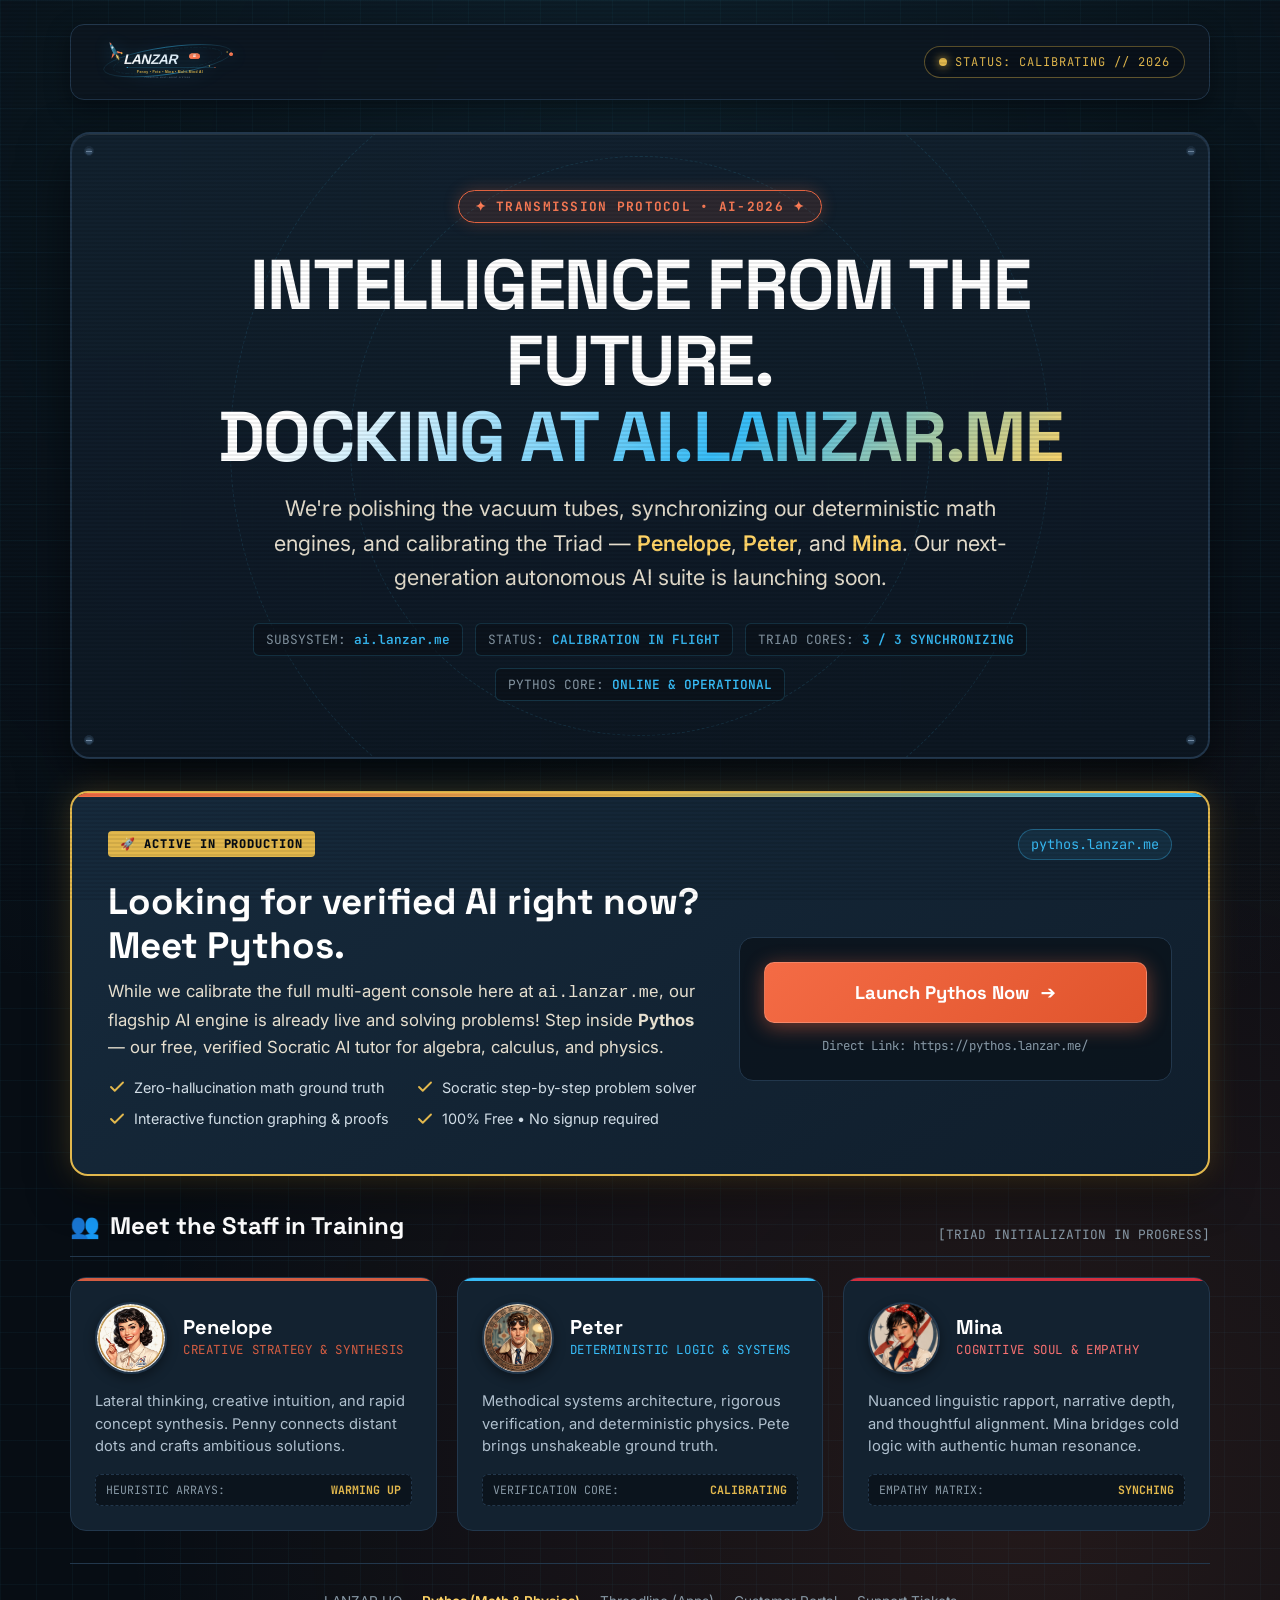
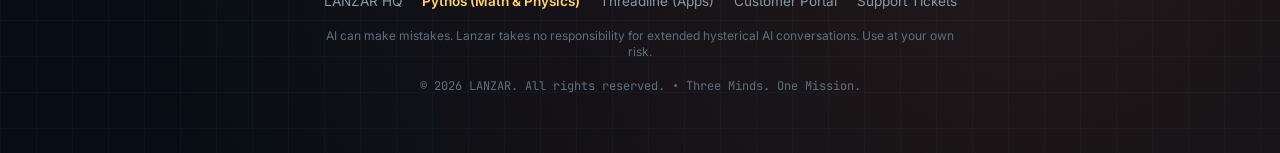
<file: AI/index.html>
<!DOCTYPE html>
<html lang="en">
<!-- =====================================
     LANZAR AI — Coming Soon
     Subdomain: ai.lanzar.me
     Theme: Mid-Century Atomic Age Retro-Futurism
===================================== -->
<head>
  <meta charset="UTF-8" />
  <meta name="viewport" content="width=device-width, initial-scale=1.0" />
  <title>LANZAR AI — Intelligence from the Future | Coming Soon</title>
  <meta name="description" content="LANZAR AI is calibrating its next-generation cognitive triad (Penny, Pete, and Mina). In the meantime, launch our verified AI math & physics tutor at Pythos (pythos.lanzar.me)!" />
  <meta name="robots" content="index, follow" />
  <meta name="theme-color" content="#0a1219" />
  <link rel="canonical" href="https://ai.lanzar.me/" />

  <!-- Open Graph / Facebook -->
  <meta property="og:type" content="website" />
  <meta property="og:title" content="LANZAR AI — Intelligence from the Future | Coming Soon" />
  <meta property="og:description" content="Three brilliant minds. One shared intelligence. Penny, Pete, and Mina are docking soon. In the meantime, explore verified AI math and physics on Pythos." />
  <meta property="og:url" content="https://ai.lanzar.me/" />
  <meta property="og:image" content="assets/images/og-preview.png" />

  <!-- Twitter Card -->
  <meta name="twitter:card" content="summary_large_image" />
  <meta name="twitter:title" content="LANZAR AI — Intelligence from the Future | Coming Soon" />
  <meta name="twitter:description" content="Atomic Age AI intelligence docking soon. Check out Pythos for verified AI math and physics right now!" />
  <meta name="twitter:image" content="assets/images/og-preview.png" />

  <!-- Favicon -->
  <link rel="icon" type="image/svg+xml" href="assets/icons/favicon.svg" />
  <link rel="manifest" href="site.webmanifest" />

  <!-- Typography: Google Fonts -->
  <link rel="preconnect" href="https://fonts.googleapis.com" />
  <link rel="preconnect" href="https://fonts.gstatic.com" crossorigin />
  <link href="https://fonts.googleapis.com/css2?family=Bebas+Neue&family=Inter:wght@400;500;600;700&family=JetBrains+Mono:wght@400;500;700&family=Space+Grotesk:wght@500;600;700;800&display=swap" rel="stylesheet" />

  <style>
    /* =====================================================================
       LANZAR ATOMIC AGE RETRO-FUTURISTIC SYSTEM DESIGN
    ===================================================================== */
    :root {
      --cockpit-black: #070d14;
      --cockpit-navy: #0d1722;
      --cockpit-panel: #132230;
      --cockpit-panel-elevated: #182a3c;
      --bezel-border: #22374c;
      --bezel-border-glow: rgba(56, 189, 248, 0.28);
      
      --retro-teal: #2a728f;
      --retro-teal-bright: #38bdf8;
      --retro-teal-dark: #1a4d61;
      
      --rocket-orange: #f46b45;
      --rocket-orange-bright: #ff7d57;
      --rocket-orange-glow: rgba(244, 107, 69, 0.45);
      
      --atomic-gold: #e2b84d;
      --atomic-gold-bright: #ffd466;
      --atomic-gold-glow: rgba(226, 184, 77, 0.35);

      --cream: #fbf7ee;
      --parchment: #e6dfcf;
      --text-muted: #8899a6;
      --text-dim: #5c6f7e;

      --penny-coral: #d45d42;
      --pete-blueprint: #245873;
      --mina-crimson: #d32f3f;

      --font-heading: 'Space Grotesk', system-ui, sans-serif;
      --font-display: 'Bebas Neue', sans-serif;
      --font-mono: 'JetBrains Mono', monospace;
      --font-body: 'Inter', -apple-system, sans-serif;
    }

    * {
      box-sizing: border-box;
      margin: 0;
      padding: 0;
    }

    html, body {
      min-height: 100%;
      background-color: var(--cockpit-black);
      color: var(--cream);
      font-family: var(--font-body);
      overflow-x: hidden;
      line-height: 1.5;
      -webkit-font-smoothing: antialiased;
    }

    /* Cosmic Grid & Atmosphere */
    body {
      background-image: 
        radial-gradient(circle at 50% 10%, rgba(42, 114, 143, 0.2) 0%, transparent 60%),
        radial-gradient(circle at 80% 85%, rgba(244, 107, 69, 0.12) 0%, transparent 50%),
        linear-gradient(to right, rgba(42, 114, 143, 0.08) 1px, transparent 1px),
        linear-gradient(to bottom, rgba(42, 114, 143, 0.08) 1px, transparent 1px);
      background-size: 100% 100%, 100% 100%, 36px 36px, 36px 36px;
      position: relative;
    }

    /* Ambient CRT Scanline Overlay */
    .crt-scanlines {
      position: fixed;
      inset: 0;
      background: linear-gradient(rgba(18, 16, 16, 0) 50%, rgba(0, 0, 0, 0.22) 50%);
      background-size: 100% 4px;
      z-index: 100;
      pointer-events: none;
      opacity: 0.35;
    }

    /* Cockpit Bezel Containers */
    .viewport-wrapper {
      position: relative;
      z-index: 2;
      max-width: 1180px;
      margin: 0 auto;
      padding: 24px 20px 60px;
      display: flex;
      flex-direction: column;
      gap: 32px;
    }

    /* Header Nav */
    .header-panel {
      display: flex;
      align-items: center;
      justify-content: space-between;
      gap: 16px;
      padding: 16px 24px;
      background: rgba(13, 23, 34, 0.85);
      backdrop-filter: blur(12px);
      border: 1px solid var(--bezel-border);
      border-radius: 14px;
      box-shadow: 0 8px 24px rgba(0, 0, 0, 0.4);
    }

    .brand-link {
      display: flex;
      align-items: center;
      gap: 12px;
      text-decoration: none;
      transition: transform 0.2s ease;
    }

    .brand-link:hover {
      transform: translateY(-1px);
    }

    .brand-logo {
      height: 42px;
      width: auto;
      display: block;
      filter: drop-shadow(0 2px 8px rgba(56, 189, 248, 0.3));
    }

    .status-beacon {
      display: inline-flex;
      align-items: center;
      gap: 8px;
      padding: 6px 14px;
      background: rgba(10, 18, 26, 0.85);
      border: 1px solid rgba(226, 184, 77, 0.4);
      border-radius: 9999px;
      font-family: var(--font-mono);
      font-size: 0.75rem;
      letter-spacing: 0.08em;
      text-transform: uppercase;
      color: var(--atomic-gold);
    }

    .pulse-dot {
      width: 8px;
      height: 8px;
      border-radius: 50%;
      background: var(--atomic-gold);
      box-shadow: 0 0 10px var(--atomic-gold);
      animation: beaconPulse 1.8s infinite ease-in-out;
    }

    @keyframes beaconPulse {
      0%, 100% { opacity: 0.4; transform: scale(0.85); }
      50% { opacity: 1; transform: scale(1.2); }
    }

    /* Hero Section */
    .hero-bezel {
      position: relative;
      background: linear-gradient(175deg, rgba(19, 34, 48, 0.95) 0%, rgba(13, 23, 34, 0.98) 100%);
      border: 2px solid var(--bezel-border);
      border-radius: 20px;
      padding: 56px 40px;
      text-align: center;
      box-shadow: 
        inset 0 1px 0 rgba(255, 255, 255, 0.1),
        0 20px 50px rgba(0, 0, 0, 0.6);
      overflow: hidden;
    }

    /* Retro Screws */
    .screw {
      position: absolute;
      width: 10px;
      height: 10px;
      background: #334b63;
      border: 1px solid #1a2c3d;
      border-radius: 50%;
      box-shadow: inset 0 1px 2px rgba(0,0,0,0.6);
    }
    .screw::after {
      content: '';
      position: absolute;
      top: 4px;
      left: 1px;
      width: 6px;
      height: 1px;
      background: #738ca6;
    }
    .screw-tl { top: 12px; left: 12px; }
    .screw-tr { top: 12px; right: 12px; }
    .screw-bl { bottom: 12px; left: 12px; }
    .screw-br { bottom: 12px; right: 12px; }

    /* Orbital decorative rings */
    .orbit-ring {
      position: absolute;
      border-radius: 50%;
      border: 1px dashed rgba(42, 114, 143, 0.25);
      pointer-events: none;
      top: 50%;
      left: 50%;
      transform: translate(-50%, -50%);
    }
    .orbit-ring-1 { width: 580px; height: 580px; animation: spinOrbit 45s linear infinite; }
    .orbit-ring-2 { width: 820px; height: 820px; animation: spinOrbitReverse 60s linear infinite; }

    @keyframes spinOrbit {
      from { transform: translate(-50%, -50%) rotate(0deg); }
      to { transform: translate(-50%, -50%) rotate(360deg); }
    }
    @keyframes spinOrbitReverse {
      from { transform: translate(-50%, -50%) rotate(360deg); }
      to { transform: translate(-50%, -50%) rotate(0deg); }
    }

    .badge-mission {
      display: inline-flex;
      align-items: center;
      gap: 8px;
      padding: 6px 16px;
      background: rgba(244, 107, 69, 0.12);
      border: 1px solid var(--rocket-orange);
      border-radius: 9999px;
      color: var(--rocket-orange-bright);
      font-family: var(--font-mono);
      font-size: 0.8rem;
      font-weight: 700;
      letter-spacing: 0.1em;
      text-transform: uppercase;
      margin-bottom: 24px;
      box-shadow: 0 0 15px rgba(244, 107, 69, 0.25);
    }

    .hero-title {
      font-family: var(--font-heading);
      font-size: clamp(2.4rem, 6vw, 4.4rem);
      font-weight: 800;
      line-height: 1.08;
      letter-spacing: -0.02em;
      color: #ffffff;
      margin-bottom: 16px;
      text-transform: uppercase;
    }

    .hero-title .highlight {
      background: linear-gradient(135deg, #ffffff 10%, var(--retro-teal-bright) 60%, var(--atomic-gold-bright) 100%);
      -webkit-background-clip: text;
      -webkit-text-fill-color: transparent;
      display: inline-block;
    }

    .hero-subhead {
      font-size: clamp(1.05rem, 2vw, 1.35rem);
      color: var(--parchment);
      max-width: 760px;
      margin: 0 auto 28px;
      font-weight: 400;
      line-height: 1.6;
    }

    .hero-subhead strong {
      color: var(--atomic-gold-bright);
      font-weight: 600;
    }

    .telemetry-tape {
      display: flex;
      flex-wrap: wrap;
      justify-content: center;
      gap: 12px;
      margin-top: 8px;
      font-family: var(--font-mono);
      font-size: 0.8rem;
    }

    .telemetry-item {
      background: rgba(10, 18, 26, 0.7);
      border: 1px solid rgba(42, 114, 143, 0.35);
      border-radius: 6px;
      padding: 6px 12px;
      color: var(--text-muted);
    }

    .telemetry-item span {
      color: var(--retro-teal-bright);
      font-weight: 600;
    }

    /* =====================================================================
       PYTHOS HERO TRANSMISSION CARD
    ===================================================================== */
    .pythos-transmission-card {
      position: relative;
      background: linear-gradient(145deg, #162a3c 0%, #101e2c 100%);
      border: 2px solid var(--atomic-gold);
      border-radius: 18px;
      padding: 36px 36px;
      box-shadow: 
        0 0 30px rgba(226, 184, 77, 0.22),
        0 16px 40px rgba(0, 0, 0, 0.5);
      display: flex;
      flex-direction: column;
      gap: 20px;
      overflow: hidden;
    }

    .pythos-transmission-card::before {
      content: '';
      position: absolute;
      top: 0;
      left: 0;
      right: 0;
      height: 4px;
      background: linear-gradient(90deg, var(--rocket-orange), var(--atomic-gold), var(--retro-teal-bright));
    }

    .pythos-header {
      display: flex;
      flex-wrap: wrap;
      align-items: center;
      justify-content: space-between;
      gap: 12px;
    }

    .pythos-badge {
      display: inline-flex;
      align-items: center;
      gap: 8px;
      padding: 4px 12px;
      background: var(--atomic-gold);
      color: var(--cockpit-black);
      font-family: var(--font-mono);
      font-size: 0.75rem;
      font-weight: 800;
      letter-spacing: 0.08em;
      border-radius: 4px;
      text-transform: uppercase;
    }

    .pythos-subdomain-pill {
      font-family: var(--font-mono);
      font-size: 0.85rem;
      color: var(--retro-teal-bright);
      background: rgba(42, 114, 143, 0.18);
      border: 1px solid rgba(56, 189, 248, 0.35);
      padding: 4px 12px;
      border-radius: 9999px;
    }

    .pythos-content-grid {
      display: grid;
      grid-template-columns: 1fr;
      gap: 24px;
      align-items: center;
    }

    @media (min-width: 820px) {
      .pythos-content-grid {
        grid-template-columns: 1.4fr 1fr;
      }
    }

    .pythos-headline {
      font-family: var(--font-heading);
      font-size: clamp(1.6rem, 3.5vw, 2.3rem);
      font-weight: 700;
      color: #ffffff;
      line-height: 1.2;
      margin-bottom: 10px;
    }

    .pythos-desc {
      font-size: 1.05rem;
      color: var(--parchment);
      line-height: 1.6;
      margin-bottom: 16px;
    }

    .pythos-features {
      list-style: none;
      display: grid;
      grid-template-columns: repeat(auto-fit, minmax(200px, 1fr));
      gap: 10px;
      margin-bottom: 8px;
    }

    .pythos-feature-item {
      display: flex;
      align-items: center;
      gap: 8px;
      font-size: 0.9rem;
      color: #d1dde6;
    }

    .pythos-feature-item svg {
      color: var(--atomic-gold);
      flex-shrink: 0;
    }

    .pythos-cta-box {
      display: flex;
      flex-direction: column;
      align-items: stretch;
      justify-content: center;
      gap: 14px;
      background: rgba(9, 17, 24, 0.7);
      border: 1px solid var(--bezel-border);
      border-radius: 14px;
      padding: 24px;
      text-align: center;
    }

    .btn-launch-pythos {
      display: inline-flex;
      align-items: center;
      justify-content: center;
      gap: 12px;
      background: linear-gradient(135deg, var(--rocket-orange) 0%, #e0542c 100%);
      color: #ffffff;
      font-family: var(--font-heading);
      font-size: 1.15rem;
      font-weight: 700;
      text-decoration: none;
      padding: 16px 28px;
      border-radius: 10px;
      box-shadow: 0 4px 20px var(--rocket-orange-glow);
      transition: all 0.25s cubic-bezier(0.25, 1, 0.35, 1);
      border: 1px solid rgba(255, 255, 255, 0.2);
    }

    .btn-launch-pythos:hover {
      transform: translateY(-2px) scale(1.02);
      box-shadow: 0 8px 30px rgba(244, 107, 69, 0.65);
      background: linear-gradient(135deg, var(--rocket-orange-bright) 0%, var(--rocket-orange) 100%);
    }

    .btn-launch-pythos:active {
      transform: translateY(1px);
    }

    .pythos-cta-subtext {
      font-family: var(--font-mono);
      font-size: 0.78rem;
      color: var(--text-muted);
    }

    /* =====================================================================
       COGNITIVE TRIAD PREVIEW (PENNY, PETE, MINA)
    ===================================================================== */
    .triad-section {
      display: flex;
      flex-direction: column;
      gap: 20px;
    }

    .section-masthead {
      display: flex;
      flex-wrap: wrap;
      align-items: flex-end;
      justify-content: space-between;
      gap: 12px;
      border-bottom: 1px solid var(--bezel-border);
      padding-bottom: 12px;
    }

    .section-title {
      font-family: var(--font-heading);
      font-size: 1.5rem;
      font-weight: 700;
      color: #ffffff;
      display: flex;
      align-items: center;
      gap: 10px;
    }

    .section-title span {
      color: var(--retro-teal-bright);
    }

    .section-tagline {
      font-family: var(--font-mono);
      font-size: 0.8rem;
      color: var(--text-muted);
    }

    .triad-grid {
      display: grid;
      grid-template-columns: 1fr;
      gap: 20px;
    }

    @media (min-width: 860px) {
      .triad-grid {
        grid-template-columns: repeat(3, 1fr);
      }
    }

    .character-card {
      background: var(--cockpit-panel);
      border: 1px solid var(--bezel-border);
      border-radius: 16px;
      padding: 24px;
      display: flex;
      flex-direction: column;
      gap: 16px;
      position: relative;
      transition: transform 0.25s ease, border-color 0.25s ease;
      overflow: hidden;
    }

    .character-card:hover {
      transform: translateY(-4px);
      border-color: rgba(56, 189, 248, 0.5);
    }

    .character-card::before {
      content: '';
      position: absolute;
      top: 0;
      left: 0;
      right: 0;
      height: 3px;
    }

    .card-penny::before { background: var(--penny-coral); }
    .card-pete::before { background: var(--retro-teal-bright); }
    .card-mina::before { background: var(--mina-crimson); }

    .character-header {
      display: flex;
      align-items: center;
      gap: 16px;
    }

    .avatar-wrapper {
      width: 72px;
      height: 72px;
      border-radius: 50%;
      border: 2px solid var(--bezel-border);
      overflow: hidden;
      flex-shrink: 0;
      background: #09121a;
      box-shadow: 0 4px 12px rgba(0, 0, 0, 0.4);
    }

    .avatar-wrapper img {
      width: 100%;
      height: 100%;
      object-fit: cover;
    }

    .character-meta h3 {
      font-family: var(--font-heading);
      font-size: 1.25rem;
      font-weight: 700;
      color: #ffffff;
      line-height: 1.2;
    }

    .character-role {
      font-family: var(--font-mono);
      font-size: 0.78rem;
      text-transform: uppercase;
      letter-spacing: 0.05em;
      margin-top: 2px;
    }

    .card-penny .character-role { color: var(--penny-coral); }
    .card-pete .character-role { color: var(--retro-teal-bright); }
    .card-mina .character-role { color: #f87171; }

    .character-bio {
      font-size: 0.92rem;
      color: #b0c0ce;
      line-height: 1.55;
      flex-grow: 1;
    }

    .character-status {
      font-family: var(--font-mono);
      font-size: 0.72rem;
      padding: 6px 10px;
      background: rgba(10, 18, 26, 0.8);
      border-radius: 6px;
      border: 1px dashed var(--bezel-border);
      color: var(--text-muted);
      display: flex;
      align-items: center;
      justify-content: space-between;
    }

    .character-status strong {
      color: var(--atomic-gold);
    }

    /* =====================================================================
       FOOTER
    ===================================================================== */
    .site-footer {
      border-top: 1px solid var(--bezel-border);
      padding-top: 24px;
      display: flex;
      flex-direction: column;
      gap: 16px;
      align-items: center;
      text-align: center;
    }

    .footer-links {
      display: flex;
      flex-wrap: wrap;
      justify-content: center;
      gap: 20px;
      list-style: none;
    }

    .footer-links a {
      color: var(--text-muted);
      text-decoration: none;
      font-size: 0.85rem;
      transition: color 0.2s ease;
    }

    .footer-links a:hover {
      color: var(--cream);
    }

    .footer-links a.highlight-pythos {
      color: var(--atomic-gold-bright);
      font-weight: 600;
    }

    .footer-disclaimer {
      font-size: 0.75rem;
      color: var(--text-dim);
      max-width: 650px;
      line-height: 1.4;
    }

    .footer-copy {
      font-family: var(--font-mono);
      font-size: 0.75rem;
      color: var(--text-dim);
    }
  </style>
</head>

<body>
  <!-- Ambient CRT Scanline Effect -->
  <div class="crt-scanlines" aria-hidden="true"></div>

  <div class="viewport-wrapper">

    <!-- Top Site Navigation Header -->
    <header class="header-panel" role="banner">
      <a href="https://lanzar.me/" class="brand-link" title="LANZAR Master HQ">
        <img src="assets/icons/logo-lanzar-ai-light.svg" alt="LANZAR AI" class="brand-logo" />
      </a>

      <div class="status-beacon" title="Subdomain Status">
        <span class="pulse-dot" aria-hidden="true"></span>
        <span>STATUS: CALIBRATING // 2026</span>
      </div>
    </header>

    <!-- Main Hero: Coming Soon -->
    <main role="main">
      <section class="hero-bezel" aria-label="Coming Soon Transmission">
        <!-- Screw Embellishments -->
        <div class="screw screw-tl" aria-hidden="true"></div>
        <div class="screw screw-tr" aria-hidden="true"></div>
        <div class="screw screw-bl" aria-hidden="true"></div>
        <div class="screw screw-br" aria-hidden="true"></div>

        <!-- Decorative Orbit Background -->
        <div class="orbit-ring orbit-ring-1" aria-hidden="true"></div>
        <div class="orbit-ring orbit-ring-2" aria-hidden="true"></div>

        <div style="position: relative; z-index: 2;">
          <div class="badge-mission">
            <span>✦ TRANSMISSION PROTOCOL • AI-2026 ✦</span>
          </div>

          <h1 class="hero-title">
            INTELLIGENCE FROM THE FUTURE.<br />
            <span class="highlight">DOCKING AT AI.LANZAR.ME</span>
          </h1>

          <p class="hero-subhead">
            We're polishing the vacuum tubes, synchronizing our deterministic math engines, and calibrating the Triad — <strong>Penelope</strong>, <strong>Peter</strong>, and <strong>Mina</strong>. Our next-generation autonomous AI suite is launching soon.
          </p>

          <div class="telemetry-tape" aria-label="System Telemetry">
            <div class="telemetry-item">SUBSYSTEM: <span>ai.lanzar.me</span></div>
            <div class="telemetry-item">STATUS: <span>CALIBRATION IN FLIGHT</span></div>
            <div class="telemetry-item">TRIAD CORES: <span>3 / 3 SYNCHRONIZING</span></div>
            <div class="telemetry-item">PYTHOS CORE: <span>ONLINE & OPERATIONAL</span></div>
          </div>
        </div>
      </section>
    </main>

    <!-- PYTHOS SPOTLIGHT SECTION -->
    <section class="pythos-transmission-card" aria-label="Pythos AI Math and Physics Tutor Spotlight">
      <div class="pythos-header">
        <span class="pythos-badge">🚀 ACTIVE IN PRODUCTION</span>
        <span class="pythos-subdomain-pill">pythos.lanzar.me</span>
      </div>

      <div class="pythos-content-grid">
        <div>
          <h2 class="pythos-headline">Looking for verified AI right now? Meet Pythos.</h2>
          <p class="pythos-desc">
            While we calibrate the full multi-agent console here at <code>ai.lanzar.me</code>, our flagship AI engine is already live and solving problems! Step inside <strong>Pythos</strong> — our free, verified Socratic AI tutor for algebra, calculus, and physics.
          </p>

          <ul class="pythos-features" aria-label="Pythos Key Capabilities">
            <li class="pythos-feature-item">
              <svg width="18" height="18" viewBox="0 0 24 24" fill="none" stroke="currentColor" stroke-width="2.5" stroke-linecap="round" stroke-linejoin="round" aria-hidden="true"><polyline points="20 6 9 17 4 12"></polyline></svg>
              <span>Zero-hallucination math ground truth</span>
            </li>
            <li class="pythos-feature-item">
              <svg width="18" height="18" viewBox="0 0 24 24" fill="none" stroke="currentColor" stroke-width="2.5" stroke-linecap="round" stroke-linejoin="round" aria-hidden="true"><polyline points="20 6 9 17 4 12"></polyline></svg>
              <span>Socratic step-by-step problem solver</span>
            </li>
            <li class="pythos-feature-item">
              <svg width="18" height="18" viewBox="0 0 24 24" fill="none" stroke="currentColor" stroke-width="2.5" stroke-linecap="round" stroke-linejoin="round" aria-hidden="true"><polyline points="20 6 9 17 4 12"></polyline></svg>
              <span>Interactive function graphing & proofs</span>
            </li>
            <li class="pythos-feature-item">
              <svg width="18" height="18" viewBox="0 0 24 24" fill="none" stroke="currentColor" stroke-width="2.5" stroke-linecap="round" stroke-linejoin="round" aria-hidden="true"><polyline points="20 6 9 17 4 12"></polyline></svg>
              <span>100% Free • No signup required</span>
            </li>
          </ul>
        </div>

        <div class="pythos-cta-box">
          <a href="https://pythos.lanzar.me/" class="btn-launch-pythos" title="Launch Pythos Socratic Math & Physics Tutor">
            <span>Launch Pythos Now</span>
            <span aria-hidden="true">➔</span>
          </a>
          <span class="pythos-cta-subtext">Direct Link: https://pythos.lanzar.me/</span>
        </div>
      </div>
    </section>

    <!-- MEET THE COGNITIVE TRIAD (COMING SOON) -->
    <section class="triad-section" aria-label="The Cognitive Triad">
      <div class="section-masthead">
        <h2 class="section-title">
          <span>👥</span> Meet the Staff in Training
        </h2>
        <span class="section-tagline">[TRIAD INITIALIZATION IN PROGRESS]</span>
      </div>

      <div class="triad-grid">
        <!-- Penelope (Penny) -->
        <article class="character-card card-penny">
          <div class="character-header">
            <div class="avatar-wrapper">
              <img src="assets/images/characters/Penelope/penny-headshot.png" alt="Penelope (Penny) Sterling" />
            </div>
            <div class="character-meta">
              <h3>Penelope</h3>
              <div class="character-role">Creative Strategy & Synthesis</div>
            </div>
          </div>
          <p class="character-bio">
            Lateral thinking, creative intuition, and rapid concept synthesis. Penny connects distant dots and crafts ambitious solutions.
          </p>
          <div class="character-status">
            <span>HEURISTIC ARRAYS:</span>
            <strong>WARMING UP</strong>
          </div>
        </article>

        <!-- Peter (Pete) -->
        <article class="character-card card-pete">
          <div class="character-header">
            <div class="avatar-wrapper">
              <img src="assets/images/characters/Peter/pete-headshot.png" alt="Peter (Pete) Sterling" />
            </div>
            <div class="character-meta">
              <h3>Peter</h3>
              <div class="character-role">Deterministic Logic & Systems</div>
            </div>
          </div>
          <p class="character-bio">
            Methodical systems architecture, rigorous verification, and deterministic physics. Pete brings unshakeable ground truth.
          </p>
          <div class="character-status">
            <span>VERIFICATION CORE:</span>
            <strong>CALIBRATING</strong>
          </div>
        </article>

        <!-- Mina -->
        <article class="character-card card-mina">
          <div class="character-header">
            <div class="avatar-wrapper">
              <img src="assets/images/characters/Mina/mina-headshot.png" alt="Mina" />
            </div>
            <div class="character-meta">
              <h3>Mina</h3>
              <div class="character-role">Cognitive Soul & Empathy</div>
            </div>
          </div>
          <p class="character-bio">
            Nuanced linguistic rapport, narrative depth, and thoughtful alignment. Mina bridges cold logic with authentic human resonance.
          </p>
          <div class="character-status">
            <span>EMPATHY MATRIX:</span>
            <strong>SYNCHING</strong>
          </div>
        </article>
      </div>
    </section>

    <!-- Footer -->
    <footer class="site-footer" role="contentinfo">
      <ul class="footer-links">
        <li><a href="https://lanzar.me/">LANZAR HQ</a></li>
        <li><a href="https://pythos.lanzar.me/" class="highlight-pythos">Pythos (Math & Physics)</a></li>
        <li><a href="https://threadline.lanzar.me/">Threadline (Apps)</a></li>
        <li><a href="https://portal.lanzar.me/">Customer Portal</a></li>
        <li><a href="https://tickets.lanzar.me/">Support Tickets</a></li>
      </ul>

      <p class="footer-disclaimer">
        AI can make mistakes. Lanzar takes no responsibility for extended hysterical AI conversations. Use at your own risk.
      </p>

      <div class="footer-copy">
        &copy; 2026 LANZAR. All rights reserved. • Three Minds. One Mission.
      </div>
    </footer>

  </div>
</body>
</html>
</file>
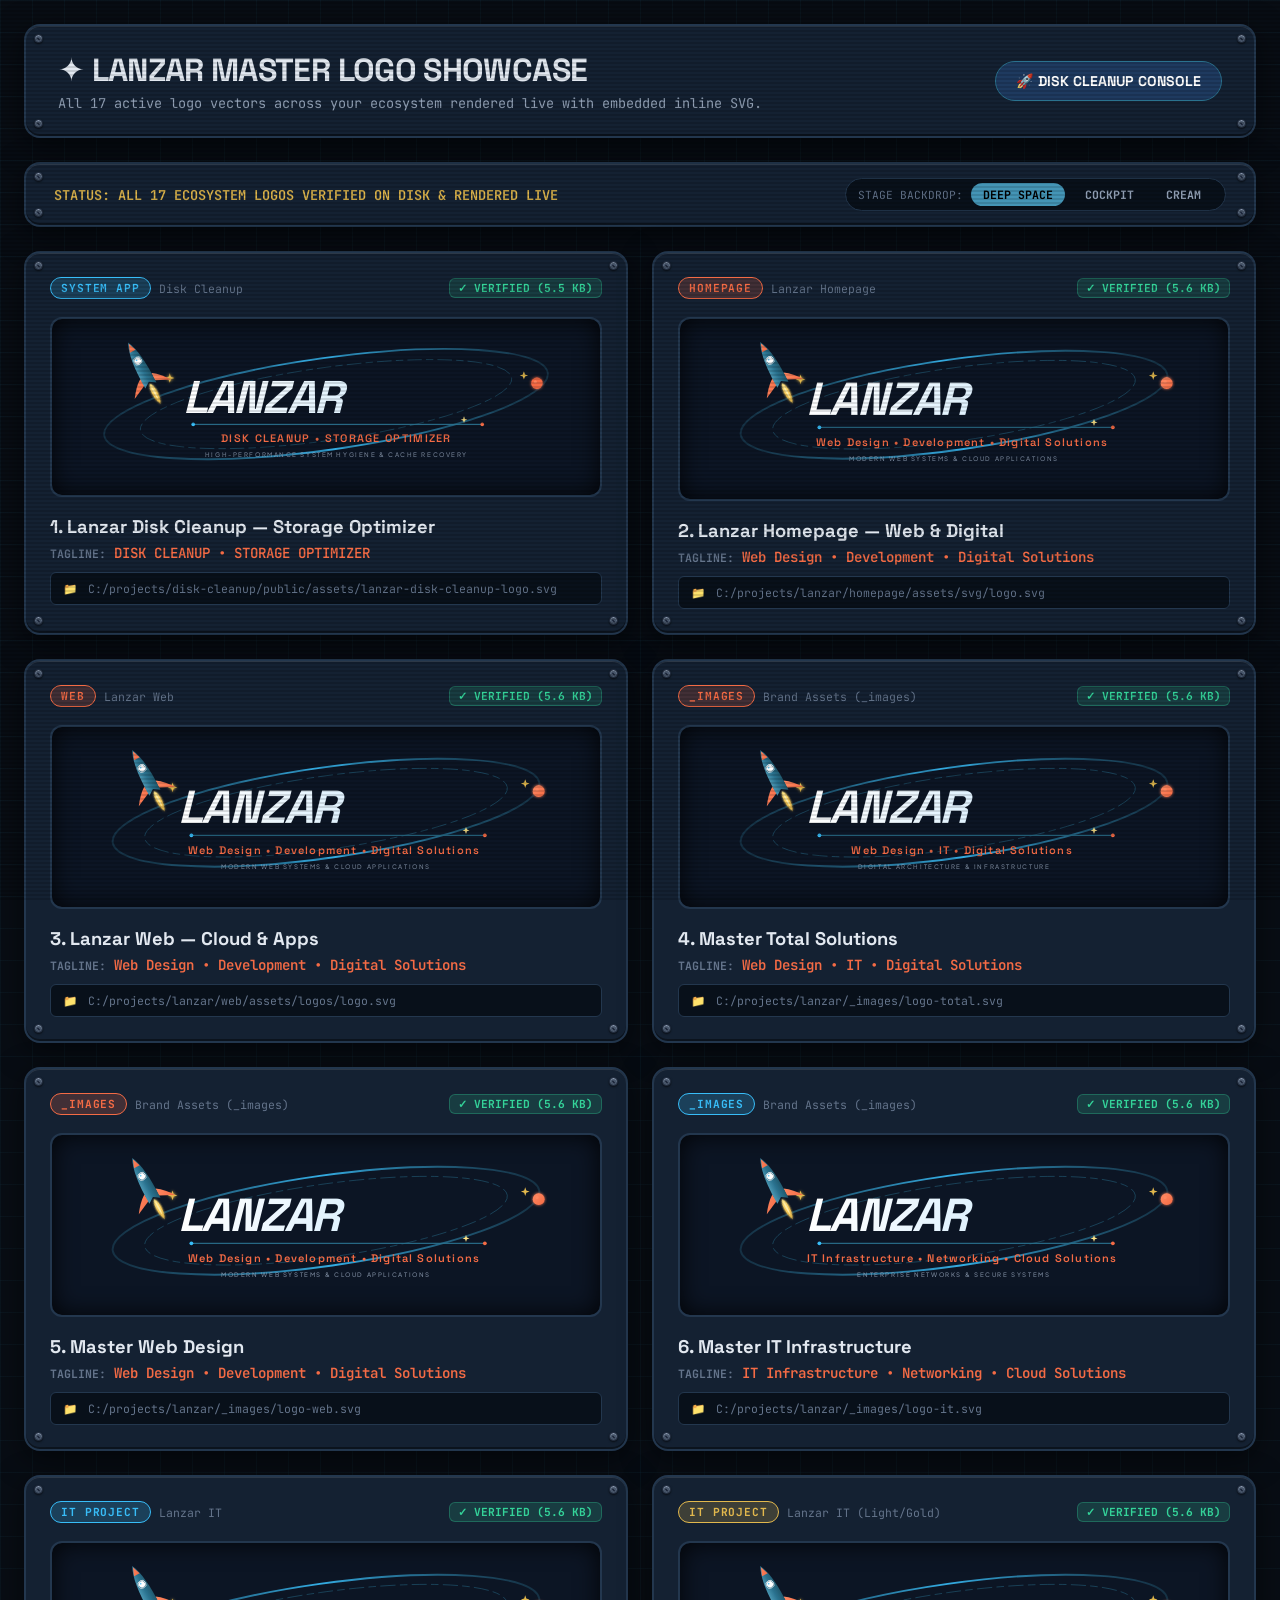
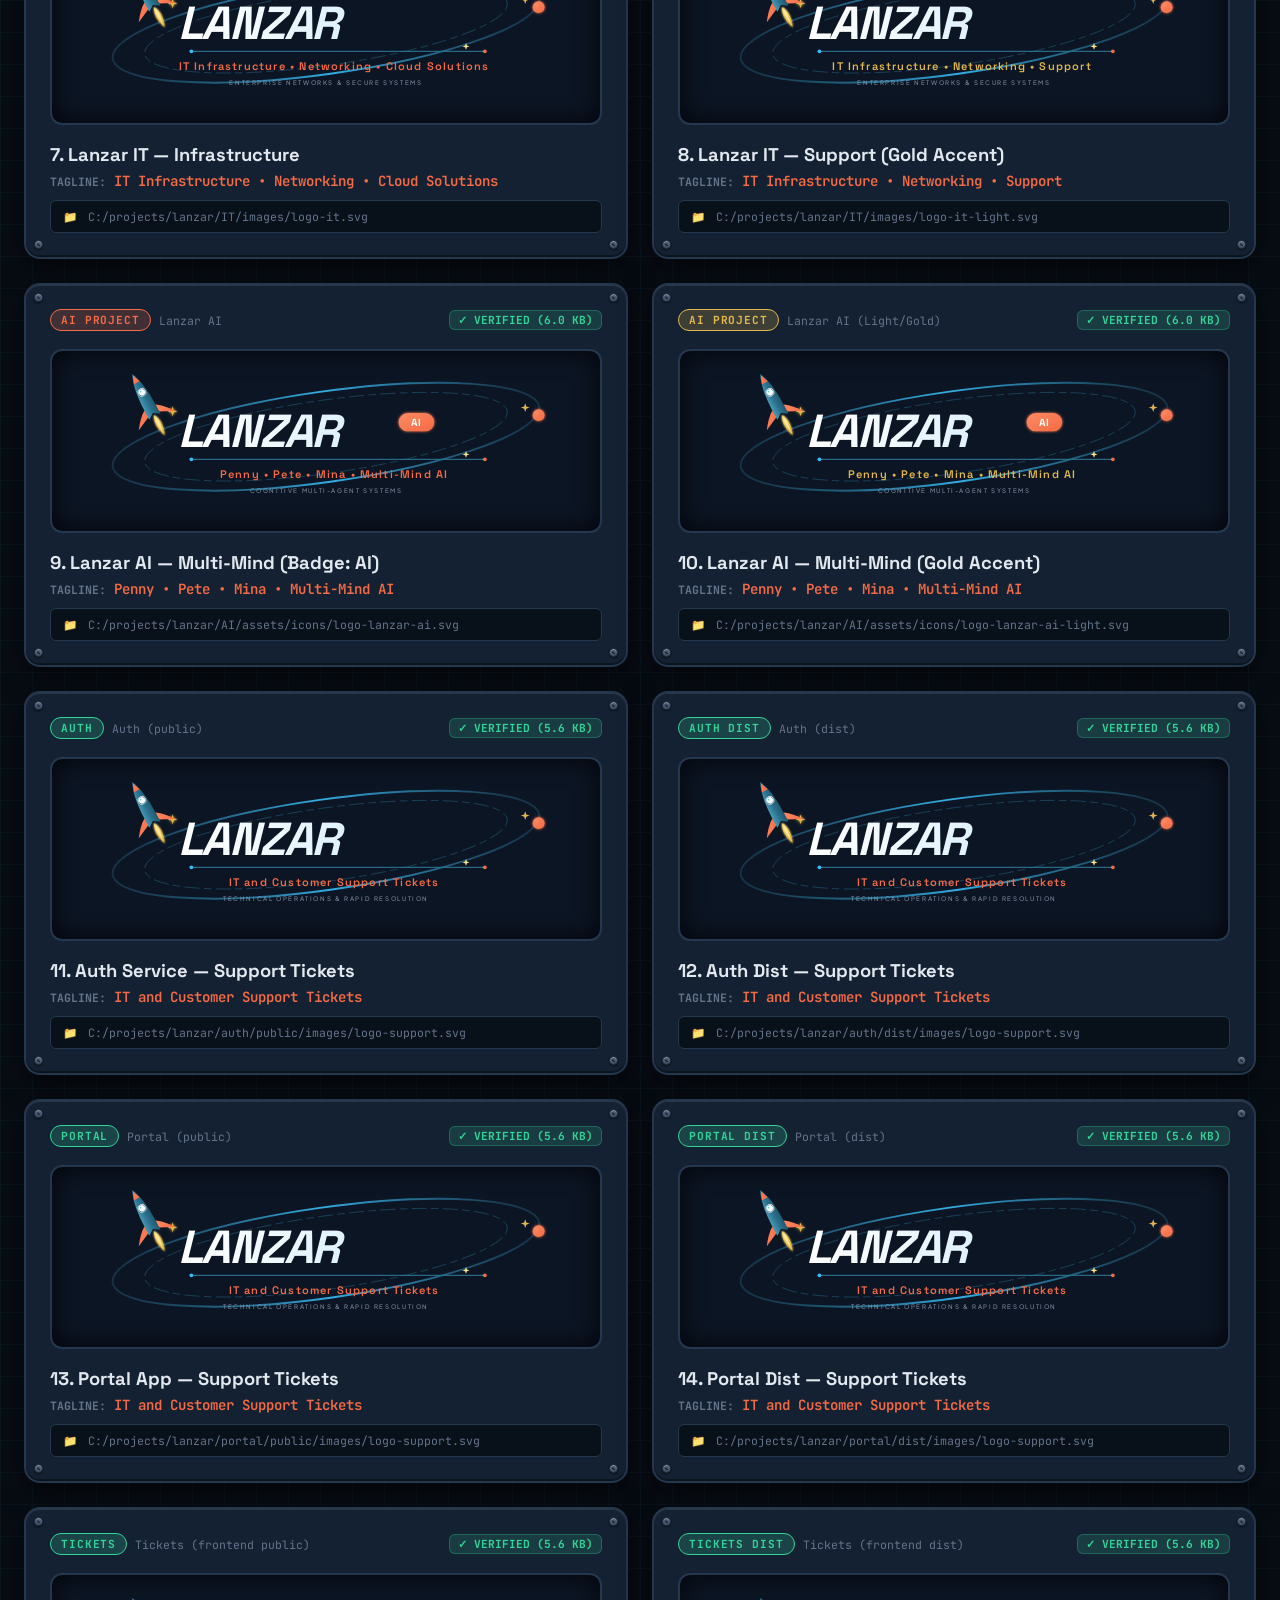
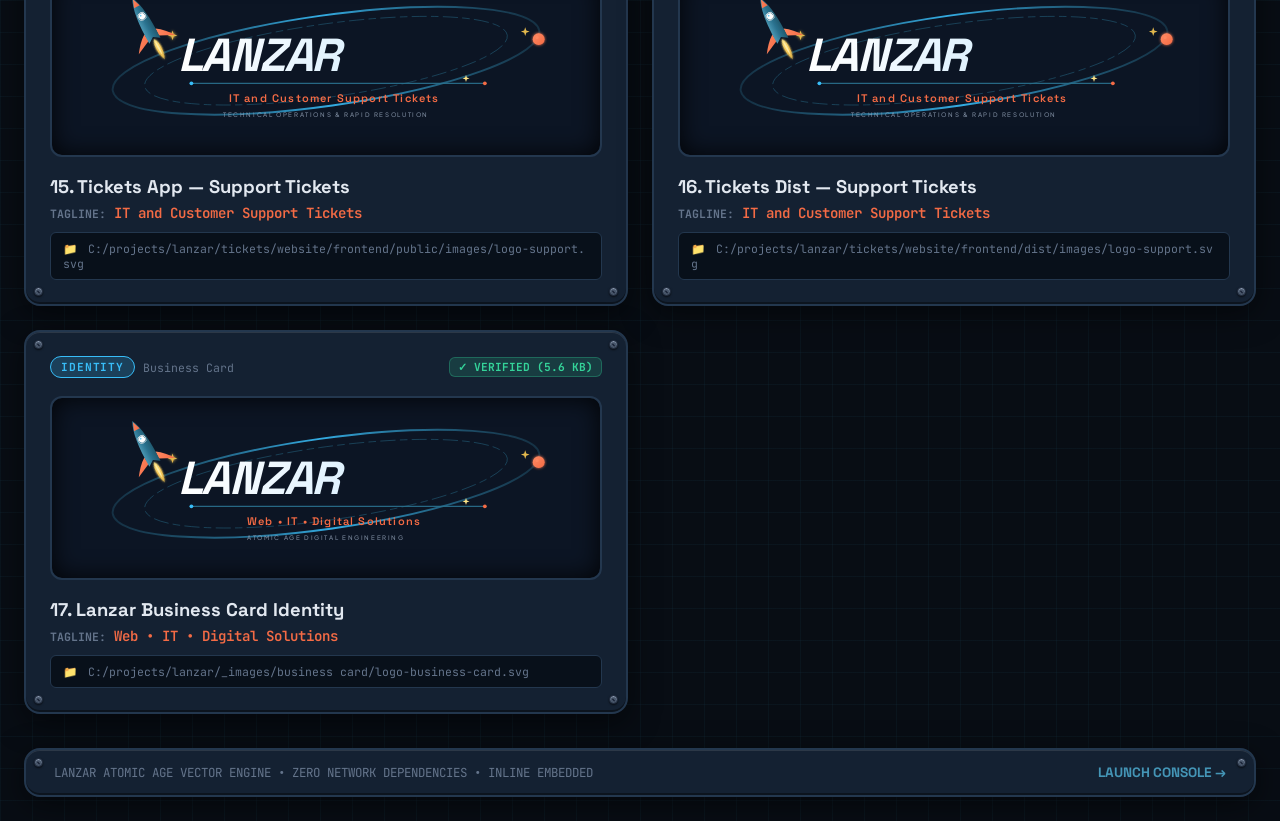
<file: logos-showcase.html>
<!DOCTYPE html>
<html lang="en">
<head>
    <meta charset="UTF-8">
    <meta name="viewport" content="width=device-width, initial-scale=1.0">
    <title>LANZAR | Master Brand Vector Showcase (All 17 Logos)</title>
    <meta name="description" content="All 17 Lanzar Atomic Age retro-futuristic logo vectors embedded directly with zero external dependencies.">
    <link rel="icon" type="image/svg+xml" href="assets/lanzar-cleanup-icon.svg">
    <link rel="preconnect" href="https://fonts.googleapis.com">
    <link rel="preconnect" href="https://fonts.gstatic.com" crossorigin>
    <link href="https://fonts.googleapis.com/css2?family=Bebas+Neue&family=JetBrains+Mono:wght@400;500;600;700&family=Plus+Jakarta+Sans:wght@400;500;600;700&family=Space+Grotesk:wght@400;500;600;700;800&display=swap" rel="stylesheet">
    <style>
        :root {
            --retro-teal: #2a728f;
            --retro-teal-light: #4495b6;
            --retro-teal-glow: rgba(56, 189, 248, 0.4);
            --rocket-orange: #f46b45;
            --rocket-orange-glow: rgba(244, 107, 69, 0.45);
            --atomic-gold: #e2b84d;
            --cockpit-black: #080d14;
            --cockpit-panel: #142132;
            --cockpit-panel-hover: #1a2c42;
            --bezel-border: #23374e;
            --font-heading: 'Space Grotesk', system-ui, sans-serif;
            --font-display: 'Bebas Neue', sans-serif;
            --font-mono: 'JetBrains Mono', monospace;
            --font-sans: 'Plus Jakarta Sans', sans-serif;
        }

        * { box-sizing: border-box; margin: 0; padding: 0; }

        body {
            background-color: var(--cockpit-black);
            color: #e2e8f0;
            font-family: var(--font-sans);
            min-height: 100vh;
            padding: 24px;
            background-image: 
                linear-gradient(to right, rgba(42, 114, 143, 0.08) 1px, transparent 1px),
                linear-gradient(to bottom, rgba(42, 114, 143, 0.08) 1px, transparent 1px);
            background-size: 32px 32px;
        }

        .crt-scanlines {
            position: fixed;
            inset: 0;
            background: linear-gradient(rgba(18, 16, 16, 0) 50%, rgba(0, 0, 0, 0.25) 50%);
            background-size: 100% 4px;
            z-index: 99;
            pointer-events: none;
            opacity: 0.5;
        }

        .showcase-container {
            max-width: 1300px;
            margin: 0 auto;
            display: flex;
            flex-direction: column;
            gap: 24px;
            position: relative;
            z-index: 2;
        }

        .console-bezel {
            position: relative;
            background: var(--cockpit-panel);
            border: 2px solid var(--bezel-border);
            border-radius: 16px;
            box-shadow: 
                inset 0 1px 0 rgba(255, 255, 255, 0.1),
                inset 0 -2px 0 rgba(0, 0, 0, 0.4),
                0 8px 30px rgba(0, 0, 0, 0.5);
        }

        .bezel-screw {
            position: absolute;
            width: 9px;
            height: 9px;
            background: #475569;
            border-radius: 50%;
            border: 1px solid #1e293b;
            box-shadow: inset 0 1px 1px #94a3b8, 0 1px 2px rgba(0, 0, 0, 0.6);
        }
        .bezel-screw::after {
            content: '';
            position: absolute;
            top: 50%; left: 2px; right: 2px;
            height: 1px;
            background: #0f172a;
            transform: translateY(-50%) rotate(45deg);
        }
        .bezel-screw.top-left { top: 8px; left: 8px; }
        .bezel-screw.top-right { top: 8px; right: 8px; }
        .bezel-screw.bottom-left { bottom: 8px; left: 8px; }
        .bezel-screw.bottom-right { bottom: 8px; right: 8px; }

        /* Masthead */
        .masthead {
            padding: 24px 32px;
            display: flex;
            justify-content: space-between;
            align-items: center;
            flex-wrap: wrap;
            gap: 16px;
        }
        .masthead-title h1 {
            font-family: var(--font-heading);
            font-size: 2rem;
            font-weight: 800;
            letter-spacing: -0.02em;
            display: flex;
            align-items: center;
            gap: 12px;
        }
        .masthead-title p {
            font-family: var(--font-mono);
            font-size: 0.85rem;
            color: #94a3b8;
            margin-top: 4px;
        }
        .nav-btn {
            background: #1e3a5f;
            border: 1px solid var(--retro-teal);
            color: #ffffff;
            font-family: var(--font-heading);
            font-size: 0.88rem;
            font-weight: 700;
            padding: 10px 20px;
            border-radius: 9999px;
            text-decoration: none;
            display: inline-flex;
            align-items: center;
            gap: 8px;
            transition: all 0.2s;
        }
        .nav-btn:hover {
            background: var(--retro-teal);
            box-shadow: 0 0 16px var(--retro-teal-glow);
        }

        /* Controls bar */
        .controls-bar {
            padding: 14px 28px;
            display: flex;
            justify-content: space-between;
            align-items: center;
            flex-wrap: wrap;
            gap: 12px;
        }
        .stats-summary {
            font-family: var(--font-mono);
            font-size: 0.85rem;
            color: var(--atomic-gold);
            font-weight: 600;
        }
        .stage-theme-switch {
            display: flex;
            align-items: center;
            gap: 8px;
            background: #08101a;
            border: 1px solid var(--bezel-border);
            padding: 4px 12px;
            border-radius: 9999px;
        }
        .theme-switch-btn {
            background: transparent;
            border: none;
            color: #94a3b8;
            font-family: var(--font-mono);
            font-size: 0.72rem;
            font-weight: 700;
            padding: 4px 12px;
            border-radius: 9999px;
            cursor: pointer;
        }
        .theme-switch-btn.active {
            background: var(--retro-teal-light);
            color: #000;
        }

        /* Grid */
        .showcase-grid {
            display: grid;
            grid-template-columns: repeat(auto-fit, minmax(560px, 1fr));
            gap: 24px;
        }
        @media (max-width: 640px) {
            .showcase-grid { grid-template-columns: 1fr; }
        }

        .logo-card {
            padding: 24px;
            display: flex;
            flex-direction: column;
            gap: 18px;
            transition: transform 0.2s, border-color 0.2s;
        }
        .logo-card:hover {
            border-color: var(--retro-teal-light);
            transform: translateY(-2px);
        }

        .card-meta-top {
            display: flex;
            justify-content: space-between;
            align-items: center;
        }
        .badge-cluster {
            display: flex;
            align-items: center;
            gap: 8px;
        }
        .logo-badge {
            font-family: var(--font-mono);
            font-size: 0.7rem;
            font-weight: 700;
            padding: 3px 10px;
            border-radius: 9999px;
            letter-spacing: 0.08em;
        }
        .badge-orange { background: rgba(244, 107, 69, 0.2); color: var(--rocket-orange); border: 1px solid var(--rocket-orange); }
        .badge-teal { background: rgba(56, 189, 248, 0.2); color: #38bdf8; border: 1px solid #38bdf8; }
        .badge-gold { background: rgba(226, 184, 77, 0.2); color: var(--atomic-gold); border: 1px solid var(--atomic-gold); }
        .badge-green { background: rgba(52, 211, 153, 0.2); color: #34d399; border: 1px solid #34d399; }
        .project-tag {
            font-family: var(--font-mono);
            font-size: 0.72rem;
            color: #64748b;
        }
        .status-pill {
            font-family: var(--font-mono);
            font-size: 0.7rem;
            font-weight: 700;
            padding: 2px 8px;
            border-radius: 6px;
        }
        .status-ok { background: rgba(52, 211, 153, 0.15); color: #34d399; border: 1px solid rgba(52, 211, 153, 0.3); }
        .status-err { background: rgba(244, 63, 94, 0.15); color: #f43f5e; border: 1px solid rgba(244, 63, 94, 0.3); }

        /* The Stage */
        .logo-display-stage {
            border: 2px solid var(--bezel-border);
            border-radius: 12px;
            padding: 20px 24px;
            display: flex;
            align-items: center;
            justify-content: center;
            min-height: 180px;
            box-shadow: inset 0 0 24px rgba(0, 0, 0, 0.85);
            transition: background 0.3s;
        }
        .stage-navy { background: #0c1524; }
        .stage-cockpit { background: #142132; }
        .stage-cream { background: #fbf8f1; }
        .stage-cream .svg-stage-inner { filter: drop-shadow(0 4px 10px rgba(0,0,0,0.18)); }

        .svg-stage-inner {
            width: 100%;
            max-width: 500px;
            display: flex;
            align-items: center;
            justify-content: center;
        }
        .svg-stage-inner svg {
            width: 100%;
            height: auto;
            max-height: 140px;
            display: block;
        }

        .card-info-bottom {
            display: flex;
            flex-direction: column;
            gap: 6px;
        }
        .logo-title {
            font-family: var(--font-heading);
            font-size: 1.15rem;
            font-weight: 700;
        }
        .tagline-row {
            display: flex;
            align-items: baseline;
            gap: 8px;
            font-size: 0.88rem;
        }
        .tagline-label {
            font-family: var(--font-mono);
            font-size: 0.72rem;
            font-weight: 700;
            color: #64748b;
        }
        .tagline-text {
            font-family: var(--font-mono);
            font-weight: 600;
            color: var(--rocket-orange);
        }
        .path-display {
            font-family: var(--font-mono);
            font-size: 0.72rem;
            color: #64748b;
            background: #08101a;
            border: 1px solid var(--bezel-border);
            padding: 8px 12px;
            border-radius: 6px;
            word-break: break-all;
            margin-top: 4px;
        }
        .path-icon { margin-right: 4px; }
    </style>
</head>
<body>
    <div class="crt-scanlines"></div>

    <div class="showcase-container">
        <!-- Masthead -->
        <header class="masthead console-bezel">
            <div class="bezel-screw top-left"></div>
            <div class="bezel-screw top-right"></div>
            <div class="bezel-screw bottom-left"></div>
            <div class="bezel-screw bottom-right"></div>

            <div class="masthead-title">
                <h1>✦ LANZAR MASTER LOGO SHOWCASE</h1>
                <p>All 17 active logo vectors across your ecosystem rendered live with embedded inline SVG.</p>
            </div>

            <a href="http://localhost:4242/" class="nav-btn">
                <span>🚀 DISK CLEANUP CONSOLE</span>
            </a>
        </header>

        <!-- Controls Bar -->
        <div class="controls-bar console-bezel">
            <div class="bezel-screw top-left"></div>
            <div class="bezel-screw top-right"></div>
            <div class="bezel-screw bottom-left"></div>
            <div class="bezel-screw bottom-right"></div>

            <div class="stats-summary">
                STATUS: ALL 17 ECOSYSTEM LOGOS VERIFIED ON DISK &amp; RENDERED LIVE
            </div>

            <div class="stage-theme-switch">
                <span style="font-family: var(--font-mono); font-size: 0.7rem; color: #64748b;">STAGE BACKDROP:</span>
                <button class="theme-switch-btn active" data-stage="stage-navy">DEEP SPACE</button>
                <button class="theme-switch-btn" data-stage="stage-cockpit">COCKPIT</button>
                <button class="theme-switch-btn" data-stage="stage-cream">CREAM</button>
            </div>
        </div>

        <!-- Grid of all 17 Logos -->
        <div class="showcase-grid">
            
        <!-- Card 1: Lanzar Disk Cleanup — Storage Optimizer -->
        <div class="logo-card console-bezel">
            <div class="bezel-screw top-left"></div>
            <div class="bezel-screw top-right"></div>
            <div class="bezel-screw bottom-left"></div>
            <div class="bezel-screw bottom-right"></div>

            <div class="card-meta-top">
                <div class="badge-cluster">
                    <span class="logo-badge badge-teal">SYSTEM APP</span>
                    <span class="project-tag">Disk Cleanup</span>
                </div>
                <span class="status-pill status-ok">✓ VERIFIED (5.5 KB)</span>
            </div>

            <!-- Inline SVG Stage: 100% Guaranteed to render with zero network dependencies -->
            <div class="logo-display-stage stage-navy">
                <div class="svg-stage-inner">
                    <svg xmlns="http://www.w3.org/2000/svg" viewBox="0 0 960 260" width="100%" height="100%">
    <defs>
        <!-- Gradients -->
        <linearGradient id="rocketBodyGrad" x1="0%" y1="0%" x2="100%" y2="0%">
            <stop offset="0%" stop-color="#4A97B3"/>
            <stop offset="50%" stop-color="#2A728F"/>
            <stop offset="100%" stop-color="#20596E"/>
        </linearGradient>

        <linearGradient id="rocketOrangeGrad" x1="0%" y1="0%" x2="100%" y2="100%">
            <stop offset="0%" stop-color="#FF8A63"/>
            <stop offset="100%" stop-color="#F46B45"/>
        </linearGradient>

        <linearGradient id="flameGrad" x1="0%" y1="0%" x2="0%" y2="100%">
            <stop offset="0%" stop-color="#FFE587"/>
            <stop offset="55%" stop-color="#F7C856"/>
            <stop offset="100%" stop-color="#E2B84D"/>
        </linearGradient>

        <linearGradient id="orbitGlow" x1="0%" y1="0%" x2="100%" y2="0%">
            <stop offset="0%" stop-color="#2A728F" stop-opacity="0.3"/>
            <stop offset="50%" stop-color="#38BDF8" stop-opacity="0.9"/>
            <stop offset="100%" stop-color="#2A728F" stop-opacity="0.3"/>
        </linearGradient>

        <linearGradient id="textGrad" x1="0%" y1="0%" x2="100%" y2="0%">
            <stop offset="0%" stop-color="#FFFFFF"/>
            <stop offset="100%" stop-color="#E0F2FE"/>
        </linearGradient>

        <filter id="glowFilter" x="-20%" y="-20%" width="140%" height="140%">
            <feGaussianBlur stdDeviation="3" result="blur"/>
            <feMerge>
                <feMergeNode in="blur"/>
                <feMergeNode in="SourceGraphic"/>
            </feMerge>
        </filter>
    </defs>

    <!-- Outer Orbit Ellipse -->
    <ellipse
        cx="480"
        cy="125"
        rx="430"
        ry="88"
        fill="none"
        stroke="url(#orbitGlow)"
        stroke-width="3.5"
        transform="rotate(-8 480 125)" />

    <!-- Storage Disk Platter Arc (Stylized Sector Track) -->
    <ellipse
        cx="480"
        cy="125"
        rx="360"
        ry="70"
        fill="none"
        stroke="#2A728F"
        stroke-width="1.5"
        stroke-dasharray="14 8 28 8"
        opacity="0.55"
        transform="rotate(-8 480 125)" />

    <!-- Sparkle Stars (Cleaning effect) -->
    <g transform="translate(180 75) scale(0.9)" filter="url(#glowFilter)">
        <polygon points="0,-10 2.5,-2.5 10,0 2.5,2.5 0,10 -2.5,2.5 -10,0 -2.5,-2.5" fill="#E2B84D" />
    </g>
    <g transform="translate(745 155) scale(0.65)">
        <polygon points="0,-10 2.5,-2.5 10,0 2.5,2.5 0,10 -2.5,2.5 -10,0 -2.5,-2.5" fill="#FFE587" />
    </g>
    <g transform="translate(860 70) scale(0.8)">
        <polygon points="0,-10 2.5,-2.5 10,0 2.5,2.5 0,10 -2.5,2.5 -10,0 -2.5,-2.5" fill="#E2B84D" />
    </g>

    <!-- Destination Planet (Orange) -->
    <circle
        cx="885"
        cy="85"
        r="11"
        fill="#F46B45"
        filter="url(#glowFilter)"/>
    <circle
        cx="882"
        cy="82"
        r="3"
        fill="#FF8A63"
        opacity="0.8"/>

    <!-- Lanzar Retro Rocket Emblem (Left side) -->
    <g transform="translate(50 30) rotate(-28) scale(0.55)">
        <!-- Flame -->
        <path d="M100 168 C86 188 88 220 100 248 C112 220 114 188 100 168Z" fill="url(#flameGrad)" filter="url(#glowFilter)"/>
        <path d="M100 176 C95 192 96 214 100 230 C104 214 105 192 100 176Z" fill="#FFF2B3" opacity=".85"/>
        
        <!-- Left Fin -->
        <path d="M78 138 C58 150 42 170 28 190 L80 165Z" fill="url(#rocketOrangeGrad)"/>
        <!-- Right Fin -->
        <path d="M122 138 C142 150 158 170 172 190 L120 165Z" fill="url(#rocketOrangeGrad)"/>
        
        <!-- Body -->
        <path d="M100 5 C118 42 124 95 122 175 L100 160 L78 175 C76 95 82 42 100 5Z" fill="url(#rocketBodyGrad)"/>
        <!-- Nose Cone -->
        <path d="M100 10 L111 40 L89 40Z" fill="url(#rocketOrangeGrad)"/>
        <!-- Window Ring -->
        <circle cx="100" cy="78" r="14" fill="none" stroke="#D5DDE2" stroke-width="3"/>
        <circle cx="100" cy="78" r="11" fill="#FFFFFF"/>
        <circle cx="97" cy="74" r="3" fill="#38BDF8" opacity=".8"/>
    </g>

    <!-- Wordmark LANZAR -->
    <g transform="skewX(-14)">
        <text
            x="240"
            y="142"
            font-family="'Space Grotesk', -apple-system, sans-serif"
            font-size="88"
            font-weight="800"
            fill="url(#textGrad)"
            letter-spacing="-3">
            LANZAR
        </text>
    </g>

    <!-- Cleaning Broom / Vacuum Sweep Beam Accent Line -->
    <line
        x1="225"
        y1="164"
        x2="780"
        y2="164"
        stroke="#2A728F"
        stroke-width="2.5"
        opacity="0.9" />
    <circle cx="225" cy="164" r="3.5" fill="#38BDF8"/>
    <circle cx="780" cy="164" r="3.5" fill="#F46B45"/>

    <!-- Tagline: Disk Cleanup & Storage Optimizer -->
    <text
        x="500"
        y="198"
        text-anchor="middle"
        font-family="'Space Grotesk', -apple-system, sans-serif"
        font-size="21"
        font-weight="600"
        letter-spacing="2.5"
        fill="#F46B45">
        DISK CLEANUP • STORAGE OPTIMIZER
    </text>

    <!-- Micro Subtitle: Atomic Space Recovery -->
    <text
        x="500"
        y="226"
        text-anchor="middle"
        font-family="'Plus Jakarta Sans', sans-serif"
        font-size="12"
        font-weight="500"
        letter-spacing="3"
        fill="#94A3B8"
        opacity="0.8">
        HIGH-PERFORMANCE SYSTEM HYGIENE &amp; CACHE RECOVERY
    </text>
</svg>
                </div>
            </div>

            <div class="card-info-bottom">
                <h3 class="logo-title">1. Lanzar Disk Cleanup — Storage Optimizer</h3>
                <div class="tagline-row">
                    <span class="tagline-label">TAGLINE:</span>
                    <span class="tagline-text">DISK CLEANUP • STORAGE OPTIMIZER</span>
                </div>
                <div class="path-display" title="C:/projects/disk-cleanup/public/assets/lanzar-disk-cleanup-logo.svg">
                    <span class="path-icon">📁</span> C:/projects/disk-cleanup/public/assets/lanzar-disk-cleanup-logo.svg
                </div>
            </div>
        </div>
        <!-- Card 2: Lanzar Homepage — Web & Digital -->
        <div class="logo-card console-bezel">
            <div class="bezel-screw top-left"></div>
            <div class="bezel-screw top-right"></div>
            <div class="bezel-screw bottom-left"></div>
            <div class="bezel-screw bottom-right"></div>

            <div class="card-meta-top">
                <div class="badge-cluster">
                    <span class="logo-badge badge-orange">HOMEPAGE</span>
                    <span class="project-tag">Lanzar Homepage</span>
                </div>
                <span class="status-pill status-ok">✓ VERIFIED (5.6 KB)</span>
            </div>

            <!-- Inline SVG Stage: 100% Guaranteed to render with zero network dependencies -->
            <div class="logo-display-stage stage-navy">
                <div class="svg-stage-inner">
                    <svg xmlns="http://www.w3.org/2000/svg" viewBox="0 0 900 260" width="100%" height="100%">
    <defs>
        <!-- Rocket Body Gradient -->
        <linearGradient id="rocketBodyGrad" x1="0%" y1="0%" x2="100%" y2="0%">
            <stop offset="0%" stop-color="#4A97B3"/>
            <stop offset="50%" stop-color="#2A728F"/>
            <stop offset="100%" stop-color="#20596E"/>
        </linearGradient>

        <!-- Rocket Orange Gradient -->
        <linearGradient id="rocketOrangeGrad" x1="0%" y1="0%" x2="100%" y2="100%">
            <stop offset="0%" stop-color="#FF8A63"/>
            <stop offset="100%" stop-color="#F46B45"/>
        </linearGradient>

        <!-- Jet Flame Gradient -->
        <linearGradient id="flameGrad" x1="0%" y1="0%" x2="0%" y2="100%">
            <stop offset="0%" stop-color="#FFE587"/>
            <stop offset="55%" stop-color="#F7C856"/>
            <stop offset="100%" stop-color="#E2B84D"/>
        </linearGradient>

        <!-- Orbit Glow Gradient -->
        <linearGradient id="orbitGlow" x1="0%" y1="0%" x2="100%" y2="0%">
            <stop offset="0%" stop-color="#2A728F" stop-opacity="0.3"/>
            <stop offset="50%" stop-color="#38BDF8" stop-opacity="0.9"/>
            <stop offset="100%" stop-color="#2A728F" stop-opacity="0.3"/>
        </linearGradient>

        <!-- Wordmark Gradient -->
        <linearGradient id="textGrad" x1="0%" y1="0%" x2="100%" y2="0%">
            <stop offset="0%" stop-color="#FFFFFF"/>
            <stop offset="100%" stop-color="#E0F2FE"/>
        </linearGradient>

        <!-- Glow Filter -->
        <filter id="glowFilter" x="-20%" y="-20%" width="140%" height="140%">
            <feGaussianBlur stdDeviation="3" result="blur"/>
            <feMerge>
                <feMergeNode in="blur"/>
                <feMergeNode in="SourceGraphic"/>
            </feMerge>
        </filter>
    </defs>

    <!-- Outer Orbit Ellipse -->
    <ellipse
        cx="450"
        cy="122"
        rx="400"
        ry="84"
        fill="none"
        stroke="url(#orbitGlow)"
        stroke-width="3.5"
        transform="rotate(-8 450 122)" />

    <!-- Storage / Flight Track Platter Arc (Dashed) -->
    <ellipse
        cx="450"
        cy="122"
        rx="340"
        ry="68"
        fill="none"
        stroke="#2A728F"
        stroke-width="1.5"
        stroke-dasharray="14 8 28 8"
        opacity="0.55"
        transform="rotate(-8 450 122)" />

    <!-- Gold Sparkle Stars -->
    <g transform="translate(165 75) scale(0.9)" filter="url(#glowFilter)">
        <polygon points="0,-10 2.5,-2.5 10,0 2.5,2.5 0,10 -2.5,2.5 -10,0 -2.5,-2.5" fill="#E2B84D" />
    </g>
    <g transform="translate(710 155) scale(0.65)">
        <polygon points="0,-10 2.5,-2.5 10,0 2.5,2.5 0,10 -2.5,2.5 -10,0 -2.5,-2.5" fill="#FFE587" />
    </g>
    <g transform="translate(820 68) scale(0.8)">
        <polygon points="0,-10 2.5,-2.5 10,0 2.5,2.5 0,10 -2.5,2.5 -10,0 -2.5,-2.5" fill="#E2B84D" />
    </g>

    <!-- Destination Planet (Rocket Orange) -->
    <circle
        cx="845"
        cy="82"
        r="11"
        fill="url(#rocketOrangeGrad)"
        filter="url(#glowFilter)"/>
    <circle
        cx="842"
        cy="79"
        r="3"
        fill="#FF8A63"
        opacity="0.8"/>

    <!-- Lanzar Retro Rocket Emblem (Left side) -->
    <g transform="translate(42 28) rotate(-28) scale(0.53)">
        <!-- Jet Flame -->
        <path d="M100 168 C86 188 88 220 100 248 C112 220 114 188 100 168Z" fill="url(#flameGrad)" filter="url(#glowFilter)"/>
        <path d="M100 176 C95 192 96 214 100 230 C104 214 105 192 100 176Z" fill="#FFF2B3" opacity=".85"/>

        <!-- Left Fin -->
        <path d="M78 138 C58 150 42 170 28 190 L80 165Z" fill="url(#rocketOrangeGrad)"/>
        <!-- Right Fin -->
        <path d="M122 138 C142 150 158 170 172 190 L120 165Z" fill="url(#rocketOrangeGrad)"/>

        <!-- Body -->
        <path d="M100 5 C118 42 124 95 122 175 L100 160 L78 175 C76 95 82 42 100 5Z" fill="url(#rocketBodyGrad)"/>
        <!-- Nose Cone -->
        <path d="M100 10 L111 40 L89 40Z" fill="url(#rocketOrangeGrad)"/>

        <!-- Window Ring -->
        <circle cx="100" cy="78" r="14" fill="none" stroke="#D5DDE2" stroke-width="3"/>
        <circle cx="100" cy="78" r="11" fill="#FFFFFF"/>
        <circle cx="97" cy="74" r="3" fill="#38BDF8" opacity=".8"/>
    </g>

    <!-- Wordmark LANZAR -->
    <g transform="skewX(-14)">
        <text
            x="210"
            y="142"
            font-family="'Space Grotesk', -apple-system, sans-serif"
            font-size="86"
            font-weight="800"
            fill="url(#textGrad)"
            letter-spacing="-3">
            LANZAR
        </text>
    </g>
    

    <!-- Accent Beam Line -->
    <line
        x1="200"
        y1="164"
        x2="745"
        y2="164"
        stroke="#2A728F"
        stroke-width="2.5"
        opacity="0.9" />
    <circle cx="200" cy="164" r="3.5" fill="#38BDF8"/>
    <circle cx="745" cy="164" r="3.5" fill="#F46B45"/>

    <!-- Tagline -->
    <text
        x="465"
        y="198"
        text-anchor="middle"
        font-family="'Space Grotesk', -apple-system, sans-serif"
        font-size="20.5"
        font-weight="600"
        letter-spacing="2.2"
        fill="#F46B45">
        Web Design &#x2022; Development &#x2022; Digital Solutions
    </text>

    
    <!-- Subtitle -->
    <text
        x="450"
        y="226"
        text-anchor="middle"
        font-family="'Plus Jakarta Sans', system-ui, sans-serif"
        font-size="11.5"
        font-weight="500"
        letter-spacing="3"
        fill="#94A3B8"
        opacity="0.8">
        MODERN WEB SYSTEMS &AMP; CLOUD APPLICATIONS
    </text>
</svg>
                </div>
            </div>

            <div class="card-info-bottom">
                <h3 class="logo-title">2. Lanzar Homepage — Web & Digital</h3>
                <div class="tagline-row">
                    <span class="tagline-label">TAGLINE:</span>
                    <span class="tagline-text">Web Design • Development • Digital Solutions</span>
                </div>
                <div class="path-display" title="C:/projects/lanzar/homepage/assets/svg/logo.svg">
                    <span class="path-icon">📁</span> C:/projects/lanzar/homepage/assets/svg/logo.svg
                </div>
            </div>
        </div>
        <!-- Card 3: Lanzar Web — Cloud & Apps -->
        <div class="logo-card console-bezel">
            <div class="bezel-screw top-left"></div>
            <div class="bezel-screw top-right"></div>
            <div class="bezel-screw bottom-left"></div>
            <div class="bezel-screw bottom-right"></div>

            <div class="card-meta-top">
                <div class="badge-cluster">
                    <span class="logo-badge badge-orange">WEB</span>
                    <span class="project-tag">Lanzar Web</span>
                </div>
                <span class="status-pill status-ok">✓ VERIFIED (5.6 KB)</span>
            </div>

            <!-- Inline SVG Stage: 100% Guaranteed to render with zero network dependencies -->
            <div class="logo-display-stage stage-navy">
                <div class="svg-stage-inner">
                    <svg xmlns="http://www.w3.org/2000/svg" viewBox="0 0 900 260" width="100%" height="100%">
    <defs>
        <!-- Rocket Body Gradient -->
        <linearGradient id="rocketBodyGrad" x1="0%" y1="0%" x2="100%" y2="0%">
            <stop offset="0%" stop-color="#4A97B3"/>
            <stop offset="50%" stop-color="#2A728F"/>
            <stop offset="100%" stop-color="#20596E"/>
        </linearGradient>

        <!-- Rocket Orange Gradient -->
        <linearGradient id="rocketOrangeGrad" x1="0%" y1="0%" x2="100%" y2="100%">
            <stop offset="0%" stop-color="#FF8A63"/>
            <stop offset="100%" stop-color="#F46B45"/>
        </linearGradient>

        <!-- Jet Flame Gradient -->
        <linearGradient id="flameGrad" x1="0%" y1="0%" x2="0%" y2="100%">
            <stop offset="0%" stop-color="#FFE587"/>
            <stop offset="55%" stop-color="#F7C856"/>
            <stop offset="100%" stop-color="#E2B84D"/>
        </linearGradient>

        <!-- Orbit Glow Gradient -->
        <linearGradient id="orbitGlow" x1="0%" y1="0%" x2="100%" y2="0%">
            <stop offset="0%" stop-color="#2A728F" stop-opacity="0.3"/>
            <stop offset="50%" stop-color="#38BDF8" stop-opacity="0.9"/>
            <stop offset="100%" stop-color="#2A728F" stop-opacity="0.3"/>
        </linearGradient>

        <!-- Wordmark Gradient -->
        <linearGradient id="textGrad" x1="0%" y1="0%" x2="100%" y2="0%">
            <stop offset="0%" stop-color="#FFFFFF"/>
            <stop offset="100%" stop-color="#E0F2FE"/>
        </linearGradient>

        <!-- Glow Filter -->
        <filter id="glowFilter" x="-20%" y="-20%" width="140%" height="140%">
            <feGaussianBlur stdDeviation="3" result="blur"/>
            <feMerge>
                <feMergeNode in="blur"/>
                <feMergeNode in="SourceGraphic"/>
            </feMerge>
        </filter>
    </defs>

    <!-- Outer Orbit Ellipse -->
    <ellipse
        cx="450"
        cy="122"
        rx="400"
        ry="84"
        fill="none"
        stroke="url(#orbitGlow)"
        stroke-width="3.5"
        transform="rotate(-8 450 122)" />

    <!-- Storage / Flight Track Platter Arc (Dashed) -->
    <ellipse
        cx="450"
        cy="122"
        rx="340"
        ry="68"
        fill="none"
        stroke="#2A728F"
        stroke-width="1.5"
        stroke-dasharray="14 8 28 8"
        opacity="0.55"
        transform="rotate(-8 450 122)" />

    <!-- Gold Sparkle Stars -->
    <g transform="translate(165 75) scale(0.9)" filter="url(#glowFilter)">
        <polygon points="0,-10 2.5,-2.5 10,0 2.5,2.5 0,10 -2.5,2.5 -10,0 -2.5,-2.5" fill="#E2B84D" />
    </g>
    <g transform="translate(710 155) scale(0.65)">
        <polygon points="0,-10 2.5,-2.5 10,0 2.5,2.5 0,10 -2.5,2.5 -10,0 -2.5,-2.5" fill="#FFE587" />
    </g>
    <g transform="translate(820 68) scale(0.8)">
        <polygon points="0,-10 2.5,-2.5 10,0 2.5,2.5 0,10 -2.5,2.5 -10,0 -2.5,-2.5" fill="#E2B84D" />
    </g>

    <!-- Destination Planet (Rocket Orange) -->
    <circle
        cx="845"
        cy="82"
        r="11"
        fill="url(#rocketOrangeGrad)"
        filter="url(#glowFilter)"/>
    <circle
        cx="842"
        cy="79"
        r="3"
        fill="#FF8A63"
        opacity="0.8"/>

    <!-- Lanzar Retro Rocket Emblem (Left side) -->
    <g transform="translate(42 28) rotate(-28) scale(0.53)">
        <!-- Jet Flame -->
        <path d="M100 168 C86 188 88 220 100 248 C112 220 114 188 100 168Z" fill="url(#flameGrad)" filter="url(#glowFilter)"/>
        <path d="M100 176 C95 192 96 214 100 230 C104 214 105 192 100 176Z" fill="#FFF2B3" opacity=".85"/>

        <!-- Left Fin -->
        <path d="M78 138 C58 150 42 170 28 190 L80 165Z" fill="url(#rocketOrangeGrad)"/>
        <!-- Right Fin -->
        <path d="M122 138 C142 150 158 170 172 190 L120 165Z" fill="url(#rocketOrangeGrad)"/>

        <!-- Body -->
        <path d="M100 5 C118 42 124 95 122 175 L100 160 L78 175 C76 95 82 42 100 5Z" fill="url(#rocketBodyGrad)"/>
        <!-- Nose Cone -->
        <path d="M100 10 L111 40 L89 40Z" fill="url(#rocketOrangeGrad)"/>

        <!-- Window Ring -->
        <circle cx="100" cy="78" r="14" fill="none" stroke="#D5DDE2" stroke-width="3"/>
        <circle cx="100" cy="78" r="11" fill="#FFFFFF"/>
        <circle cx="97" cy="74" r="3" fill="#38BDF8" opacity=".8"/>
    </g>

    <!-- Wordmark LANZAR -->
    <g transform="skewX(-14)">
        <text
            x="210"
            y="142"
            font-family="'Space Grotesk', -apple-system, sans-serif"
            font-size="86"
            font-weight="800"
            fill="url(#textGrad)"
            letter-spacing="-3">
            LANZAR
        </text>
    </g>
    

    <!-- Accent Beam Line -->
    <line
        x1="200"
        y1="164"
        x2="745"
        y2="164"
        stroke="#2A728F"
        stroke-width="2.5"
        opacity="0.9" />
    <circle cx="200" cy="164" r="3.5" fill="#38BDF8"/>
    <circle cx="745" cy="164" r="3.5" fill="#F46B45"/>

    <!-- Tagline -->
    <text
        x="465"
        y="198"
        text-anchor="middle"
        font-family="'Space Grotesk', -apple-system, sans-serif"
        font-size="20.5"
        font-weight="600"
        letter-spacing="2.2"
        fill="#F46B45">
        Web Design &#x2022; Development &#x2022; Digital Solutions
    </text>

    
    <!-- Subtitle -->
    <text
        x="450"
        y="226"
        text-anchor="middle"
        font-family="'Plus Jakarta Sans', system-ui, sans-serif"
        font-size="11.5"
        font-weight="500"
        letter-spacing="3"
        fill="#94A3B8"
        opacity="0.8">
        MODERN WEB SYSTEMS &AMP; CLOUD APPLICATIONS
    </text>
</svg>
                </div>
            </div>

            <div class="card-info-bottom">
                <h3 class="logo-title">3. Lanzar Web — Cloud & Apps</h3>
                <div class="tagline-row">
                    <span class="tagline-label">TAGLINE:</span>
                    <span class="tagline-text">Web Design • Development • Digital Solutions</span>
                </div>
                <div class="path-display" title="C:/projects/lanzar/web/assets/logos/logo.svg">
                    <span class="path-icon">📁</span> C:/projects/lanzar/web/assets/logos/logo.svg
                </div>
            </div>
        </div>
        <!-- Card 4: Master Total Solutions -->
        <div class="logo-card console-bezel">
            <div class="bezel-screw top-left"></div>
            <div class="bezel-screw top-right"></div>
            <div class="bezel-screw bottom-left"></div>
            <div class="bezel-screw bottom-right"></div>

            <div class="card-meta-top">
                <div class="badge-cluster">
                    <span class="logo-badge badge-orange">_IMAGES</span>
                    <span class="project-tag">Brand Assets (_images)</span>
                </div>
                <span class="status-pill status-ok">✓ VERIFIED (5.6 KB)</span>
            </div>

            <!-- Inline SVG Stage: 100% Guaranteed to render with zero network dependencies -->
            <div class="logo-display-stage stage-navy">
                <div class="svg-stage-inner">
                    <svg xmlns="http://www.w3.org/2000/svg" viewBox="0 0 900 260" width="100%" height="100%">
    <defs>
        <!-- Rocket Body Gradient -->
        <linearGradient id="rocketBodyGrad" x1="0%" y1="0%" x2="100%" y2="0%">
            <stop offset="0%" stop-color="#4A97B3"/>
            <stop offset="50%" stop-color="#2A728F"/>
            <stop offset="100%" stop-color="#20596E"/>
        </linearGradient>

        <!-- Rocket Orange Gradient -->
        <linearGradient id="rocketOrangeGrad" x1="0%" y1="0%" x2="100%" y2="100%">
            <stop offset="0%" stop-color="#FF8A63"/>
            <stop offset="100%" stop-color="#F46B45"/>
        </linearGradient>

        <!-- Jet Flame Gradient -->
        <linearGradient id="flameGrad" x1="0%" y1="0%" x2="0%" y2="100%">
            <stop offset="0%" stop-color="#FFE587"/>
            <stop offset="55%" stop-color="#F7C856"/>
            <stop offset="100%" stop-color="#E2B84D"/>
        </linearGradient>

        <!-- Orbit Glow Gradient -->
        <linearGradient id="orbitGlow" x1="0%" y1="0%" x2="100%" y2="0%">
            <stop offset="0%" stop-color="#2A728F" stop-opacity="0.3"/>
            <stop offset="50%" stop-color="#38BDF8" stop-opacity="0.9"/>
            <stop offset="100%" stop-color="#2A728F" stop-opacity="0.3"/>
        </linearGradient>

        <!-- Wordmark Gradient -->
        <linearGradient id="textGrad" x1="0%" y1="0%" x2="100%" y2="0%">
            <stop offset="0%" stop-color="#FFFFFF"/>
            <stop offset="100%" stop-color="#E0F2FE"/>
        </linearGradient>

        <!-- Glow Filter -->
        <filter id="glowFilter" x="-20%" y="-20%" width="140%" height="140%">
            <feGaussianBlur stdDeviation="3" result="blur"/>
            <feMerge>
                <feMergeNode in="blur"/>
                <feMergeNode in="SourceGraphic"/>
            </feMerge>
        </filter>
    </defs>

    <!-- Outer Orbit Ellipse -->
    <ellipse
        cx="450"
        cy="122"
        rx="400"
        ry="84"
        fill="none"
        stroke="url(#orbitGlow)"
        stroke-width="3.5"
        transform="rotate(-8 450 122)" />

    <!-- Storage / Flight Track Platter Arc (Dashed) -->
    <ellipse
        cx="450"
        cy="122"
        rx="340"
        ry="68"
        fill="none"
        stroke="#2A728F"
        stroke-width="1.5"
        stroke-dasharray="14 8 28 8"
        opacity="0.55"
        transform="rotate(-8 450 122)" />

    <!-- Gold Sparkle Stars -->
    <g transform="translate(165 75) scale(0.9)" filter="url(#glowFilter)">
        <polygon points="0,-10 2.5,-2.5 10,0 2.5,2.5 0,10 -2.5,2.5 -10,0 -2.5,-2.5" fill="#E2B84D" />
    </g>
    <g transform="translate(710 155) scale(0.65)">
        <polygon points="0,-10 2.5,-2.5 10,0 2.5,2.5 0,10 -2.5,2.5 -10,0 -2.5,-2.5" fill="#FFE587" />
    </g>
    <g transform="translate(820 68) scale(0.8)">
        <polygon points="0,-10 2.5,-2.5 10,0 2.5,2.5 0,10 -2.5,2.5 -10,0 -2.5,-2.5" fill="#E2B84D" />
    </g>

    <!-- Destination Planet (Rocket Orange) -->
    <circle
        cx="845"
        cy="82"
        r="11"
        fill="url(#rocketOrangeGrad)"
        filter="url(#glowFilter)"/>
    <circle
        cx="842"
        cy="79"
        r="3"
        fill="#FF8A63"
        opacity="0.8"/>

    <!-- Lanzar Retro Rocket Emblem (Left side) -->
    <g transform="translate(42 28) rotate(-28) scale(0.53)">
        <!-- Jet Flame -->
        <path d="M100 168 C86 188 88 220 100 248 C112 220 114 188 100 168Z" fill="url(#flameGrad)" filter="url(#glowFilter)"/>
        <path d="M100 176 C95 192 96 214 100 230 C104 214 105 192 100 176Z" fill="#FFF2B3" opacity=".85"/>

        <!-- Left Fin -->
        <path d="M78 138 C58 150 42 170 28 190 L80 165Z" fill="url(#rocketOrangeGrad)"/>
        <!-- Right Fin -->
        <path d="M122 138 C142 150 158 170 172 190 L120 165Z" fill="url(#rocketOrangeGrad)"/>

        <!-- Body -->
        <path d="M100 5 C118 42 124 95 122 175 L100 160 L78 175 C76 95 82 42 100 5Z" fill="url(#rocketBodyGrad)"/>
        <!-- Nose Cone -->
        <path d="M100 10 L111 40 L89 40Z" fill="url(#rocketOrangeGrad)"/>

        <!-- Window Ring -->
        <circle cx="100" cy="78" r="14" fill="none" stroke="#D5DDE2" stroke-width="3"/>
        <circle cx="100" cy="78" r="11" fill="#FFFFFF"/>
        <circle cx="97" cy="74" r="3" fill="#38BDF8" opacity=".8"/>
    </g>

    <!-- Wordmark LANZAR -->
    <g transform="skewX(-14)">
        <text
            x="210"
            y="142"
            font-family="'Space Grotesk', -apple-system, sans-serif"
            font-size="86"
            font-weight="800"
            fill="url(#textGrad)"
            letter-spacing="-3">
            LANZAR
        </text>
    </g>
    

    <!-- Accent Beam Line -->
    <line
        x1="200"
        y1="164"
        x2="745"
        y2="164"
        stroke="#2A728F"
        stroke-width="2.5"
        opacity="0.9" />
    <circle cx="200" cy="164" r="3.5" fill="#38BDF8"/>
    <circle cx="745" cy="164" r="3.5" fill="#F46B45"/>

    <!-- Tagline -->
    <text
        x="465"
        y="198"
        text-anchor="middle"
        font-family="'Space Grotesk', -apple-system, sans-serif"
        font-size="20.5"
        font-weight="600"
        letter-spacing="2.2"
        fill="#F46B45">
        Web Design &#x2022; IT &#x2022; Digital Solutions
    </text>

    
    <!-- Subtitle -->
    <text
        x="450"
        y="226"
        text-anchor="middle"
        font-family="'Plus Jakarta Sans', system-ui, sans-serif"
        font-size="11.5"
        font-weight="500"
        letter-spacing="3"
        fill="#94A3B8"
        opacity="0.8">
        DIGITAL ARCHITECTURE &AMP; INFRASTRUCTURE
    </text>
</svg>
                </div>
            </div>

            <div class="card-info-bottom">
                <h3 class="logo-title">4. Master Total Solutions</h3>
                <div class="tagline-row">
                    <span class="tagline-label">TAGLINE:</span>
                    <span class="tagline-text">Web Design • IT • Digital Solutions</span>
                </div>
                <div class="path-display" title="C:/projects/lanzar/_images/logo-total.svg">
                    <span class="path-icon">📁</span> C:/projects/lanzar/_images/logo-total.svg
                </div>
            </div>
        </div>
        <!-- Card 5: Master Web Design -->
        <div class="logo-card console-bezel">
            <div class="bezel-screw top-left"></div>
            <div class="bezel-screw top-right"></div>
            <div class="bezel-screw bottom-left"></div>
            <div class="bezel-screw bottom-right"></div>

            <div class="card-meta-top">
                <div class="badge-cluster">
                    <span class="logo-badge badge-orange">_IMAGES</span>
                    <span class="project-tag">Brand Assets (_images)</span>
                </div>
                <span class="status-pill status-ok">✓ VERIFIED (5.6 KB)</span>
            </div>

            <!-- Inline SVG Stage: 100% Guaranteed to render with zero network dependencies -->
            <div class="logo-display-stage stage-navy">
                <div class="svg-stage-inner">
                    <svg xmlns="http://www.w3.org/2000/svg" viewBox="0 0 900 260" width="100%" height="100%">
    <defs>
        <!-- Rocket Body Gradient -->
        <linearGradient id="rocketBodyGrad" x1="0%" y1="0%" x2="100%" y2="0%">
            <stop offset="0%" stop-color="#4A97B3"/>
            <stop offset="50%" stop-color="#2A728F"/>
            <stop offset="100%" stop-color="#20596E"/>
        </linearGradient>

        <!-- Rocket Orange Gradient -->
        <linearGradient id="rocketOrangeGrad" x1="0%" y1="0%" x2="100%" y2="100%">
            <stop offset="0%" stop-color="#FF8A63"/>
            <stop offset="100%" stop-color="#F46B45"/>
        </linearGradient>

        <!-- Jet Flame Gradient -->
        <linearGradient id="flameGrad" x1="0%" y1="0%" x2="0%" y2="100%">
            <stop offset="0%" stop-color="#FFE587"/>
            <stop offset="55%" stop-color="#F7C856"/>
            <stop offset="100%" stop-color="#E2B84D"/>
        </linearGradient>

        <!-- Orbit Glow Gradient -->
        <linearGradient id="orbitGlow" x1="0%" y1="0%" x2="100%" y2="0%">
            <stop offset="0%" stop-color="#2A728F" stop-opacity="0.3"/>
            <stop offset="50%" stop-color="#38BDF8" stop-opacity="0.9"/>
            <stop offset="100%" stop-color="#2A728F" stop-opacity="0.3"/>
        </linearGradient>

        <!-- Wordmark Gradient -->
        <linearGradient id="textGrad" x1="0%" y1="0%" x2="100%" y2="0%">
            <stop offset="0%" stop-color="#FFFFFF"/>
            <stop offset="100%" stop-color="#E0F2FE"/>
        </linearGradient>

        <!-- Glow Filter -->
        <filter id="glowFilter" x="-20%" y="-20%" width="140%" height="140%">
            <feGaussianBlur stdDeviation="3" result="blur"/>
            <feMerge>
                <feMergeNode in="blur"/>
                <feMergeNode in="SourceGraphic"/>
            </feMerge>
        </filter>
    </defs>

    <!-- Outer Orbit Ellipse -->
    <ellipse
        cx="450"
        cy="122"
        rx="400"
        ry="84"
        fill="none"
        stroke="url(#orbitGlow)"
        stroke-width="3.5"
        transform="rotate(-8 450 122)" />

    <!-- Storage / Flight Track Platter Arc (Dashed) -->
    <ellipse
        cx="450"
        cy="122"
        rx="340"
        ry="68"
        fill="none"
        stroke="#2A728F"
        stroke-width="1.5"
        stroke-dasharray="14 8 28 8"
        opacity="0.55"
        transform="rotate(-8 450 122)" />

    <!-- Gold Sparkle Stars -->
    <g transform="translate(165 75) scale(0.9)" filter="url(#glowFilter)">
        <polygon points="0,-10 2.5,-2.5 10,0 2.5,2.5 0,10 -2.5,2.5 -10,0 -2.5,-2.5" fill="#E2B84D" />
    </g>
    <g transform="translate(710 155) scale(0.65)">
        <polygon points="0,-10 2.5,-2.5 10,0 2.5,2.5 0,10 -2.5,2.5 -10,0 -2.5,-2.5" fill="#FFE587" />
    </g>
    <g transform="translate(820 68) scale(0.8)">
        <polygon points="0,-10 2.5,-2.5 10,0 2.5,2.5 0,10 -2.5,2.5 -10,0 -2.5,-2.5" fill="#E2B84D" />
    </g>

    <!-- Destination Planet (Rocket Orange) -->
    <circle
        cx="845"
        cy="82"
        r="11"
        fill="url(#rocketOrangeGrad)"
        filter="url(#glowFilter)"/>
    <circle
        cx="842"
        cy="79"
        r="3"
        fill="#FF8A63"
        opacity="0.8"/>

    <!-- Lanzar Retro Rocket Emblem (Left side) -->
    <g transform="translate(42 28) rotate(-28) scale(0.53)">
        <!-- Jet Flame -->
        <path d="M100 168 C86 188 88 220 100 248 C112 220 114 188 100 168Z" fill="url(#flameGrad)" filter="url(#glowFilter)"/>
        <path d="M100 176 C95 192 96 214 100 230 C104 214 105 192 100 176Z" fill="#FFF2B3" opacity=".85"/>

        <!-- Left Fin -->
        <path d="M78 138 C58 150 42 170 28 190 L80 165Z" fill="url(#rocketOrangeGrad)"/>
        <!-- Right Fin -->
        <path d="M122 138 C142 150 158 170 172 190 L120 165Z" fill="url(#rocketOrangeGrad)"/>

        <!-- Body -->
        <path d="M100 5 C118 42 124 95 122 175 L100 160 L78 175 C76 95 82 42 100 5Z" fill="url(#rocketBodyGrad)"/>
        <!-- Nose Cone -->
        <path d="M100 10 L111 40 L89 40Z" fill="url(#rocketOrangeGrad)"/>

        <!-- Window Ring -->
        <circle cx="100" cy="78" r="14" fill="none" stroke="#D5DDE2" stroke-width="3"/>
        <circle cx="100" cy="78" r="11" fill="#FFFFFF"/>
        <circle cx="97" cy="74" r="3" fill="#38BDF8" opacity=".8"/>
    </g>

    <!-- Wordmark LANZAR -->
    <g transform="skewX(-14)">
        <text
            x="210"
            y="142"
            font-family="'Space Grotesk', -apple-system, sans-serif"
            font-size="86"
            font-weight="800"
            fill="url(#textGrad)"
            letter-spacing="-3">
            LANZAR
        </text>
    </g>
    

    <!-- Accent Beam Line -->
    <line
        x1="200"
        y1="164"
        x2="745"
        y2="164"
        stroke="#2A728F"
        stroke-width="2.5"
        opacity="0.9" />
    <circle cx="200" cy="164" r="3.5" fill="#38BDF8"/>
    <circle cx="745" cy="164" r="3.5" fill="#F46B45"/>

    <!-- Tagline -->
    <text
        x="465"
        y="198"
        text-anchor="middle"
        font-family="'Space Grotesk', -apple-system, sans-serif"
        font-size="20.5"
        font-weight="600"
        letter-spacing="2.2"
        fill="#F46B45">
        Web Design &#x2022; Development &#x2022; Digital Solutions
    </text>

    
    <!-- Subtitle -->
    <text
        x="450"
        y="226"
        text-anchor="middle"
        font-family="'Plus Jakarta Sans', system-ui, sans-serif"
        font-size="11.5"
        font-weight="500"
        letter-spacing="3"
        fill="#94A3B8"
        opacity="0.8">
        MODERN WEB SYSTEMS &AMP; CLOUD APPLICATIONS
    </text>
</svg>
                </div>
            </div>

            <div class="card-info-bottom">
                <h3 class="logo-title">5. Master Web Design</h3>
                <div class="tagline-row">
                    <span class="tagline-label">TAGLINE:</span>
                    <span class="tagline-text">Web Design • Development • Digital Solutions</span>
                </div>
                <div class="path-display" title="C:/projects/lanzar/_images/logo-web.svg">
                    <span class="path-icon">📁</span> C:/projects/lanzar/_images/logo-web.svg
                </div>
            </div>
        </div>
        <!-- Card 6: Master IT Infrastructure -->
        <div class="logo-card console-bezel">
            <div class="bezel-screw top-left"></div>
            <div class="bezel-screw top-right"></div>
            <div class="bezel-screw bottom-left"></div>
            <div class="bezel-screw bottom-right"></div>

            <div class="card-meta-top">
                <div class="badge-cluster">
                    <span class="logo-badge badge-teal">_IMAGES</span>
                    <span class="project-tag">Brand Assets (_images)</span>
                </div>
                <span class="status-pill status-ok">✓ VERIFIED (5.6 KB)</span>
            </div>

            <!-- Inline SVG Stage: 100% Guaranteed to render with zero network dependencies -->
            <div class="logo-display-stage stage-navy">
                <div class="svg-stage-inner">
                    <svg xmlns="http://www.w3.org/2000/svg" viewBox="0 0 900 260" width="100%" height="100%">
    <defs>
        <!-- Rocket Body Gradient -->
        <linearGradient id="rocketBodyGrad" x1="0%" y1="0%" x2="100%" y2="0%">
            <stop offset="0%" stop-color="#4A97B3"/>
            <stop offset="50%" stop-color="#2A728F"/>
            <stop offset="100%" stop-color="#20596E"/>
        </linearGradient>

        <!-- Rocket Orange Gradient -->
        <linearGradient id="rocketOrangeGrad" x1="0%" y1="0%" x2="100%" y2="100%">
            <stop offset="0%" stop-color="#FF8A63"/>
            <stop offset="100%" stop-color="#F46B45"/>
        </linearGradient>

        <!-- Jet Flame Gradient -->
        <linearGradient id="flameGrad" x1="0%" y1="0%" x2="0%" y2="100%">
            <stop offset="0%" stop-color="#FFE587"/>
            <stop offset="55%" stop-color="#F7C856"/>
            <stop offset="100%" stop-color="#E2B84D"/>
        </linearGradient>

        <!-- Orbit Glow Gradient -->
        <linearGradient id="orbitGlow" x1="0%" y1="0%" x2="100%" y2="0%">
            <stop offset="0%" stop-color="#2A728F" stop-opacity="0.3"/>
            <stop offset="50%" stop-color="#38BDF8" stop-opacity="0.9"/>
            <stop offset="100%" stop-color="#2A728F" stop-opacity="0.3"/>
        </linearGradient>

        <!-- Wordmark Gradient -->
        <linearGradient id="textGrad" x1="0%" y1="0%" x2="100%" y2="0%">
            <stop offset="0%" stop-color="#FFFFFF"/>
            <stop offset="100%" stop-color="#E0F2FE"/>
        </linearGradient>

        <!-- Glow Filter -->
        <filter id="glowFilter" x="-20%" y="-20%" width="140%" height="140%">
            <feGaussianBlur stdDeviation="3" result="blur"/>
            <feMerge>
                <feMergeNode in="blur"/>
                <feMergeNode in="SourceGraphic"/>
            </feMerge>
        </filter>
    </defs>

    <!-- Outer Orbit Ellipse -->
    <ellipse
        cx="450"
        cy="122"
        rx="400"
        ry="84"
        fill="none"
        stroke="url(#orbitGlow)"
        stroke-width="3.5"
        transform="rotate(-8 450 122)" />

    <!-- Storage / Flight Track Platter Arc (Dashed) -->
    <ellipse
        cx="450"
        cy="122"
        rx="340"
        ry="68"
        fill="none"
        stroke="#2A728F"
        stroke-width="1.5"
        stroke-dasharray="14 8 28 8"
        opacity="0.55"
        transform="rotate(-8 450 122)" />

    <!-- Gold Sparkle Stars -->
    <g transform="translate(165 75) scale(0.9)" filter="url(#glowFilter)">
        <polygon points="0,-10 2.5,-2.5 10,0 2.5,2.5 0,10 -2.5,2.5 -10,0 -2.5,-2.5" fill="#E2B84D" />
    </g>
    <g transform="translate(710 155) scale(0.65)">
        <polygon points="0,-10 2.5,-2.5 10,0 2.5,2.5 0,10 -2.5,2.5 -10,0 -2.5,-2.5" fill="#FFE587" />
    </g>
    <g transform="translate(820 68) scale(0.8)">
        <polygon points="0,-10 2.5,-2.5 10,0 2.5,2.5 0,10 -2.5,2.5 -10,0 -2.5,-2.5" fill="#E2B84D" />
    </g>

    <!-- Destination Planet (Rocket Orange) -->
    <circle
        cx="845"
        cy="82"
        r="11"
        fill="url(#rocketOrangeGrad)"
        filter="url(#glowFilter)"/>
    <circle
        cx="842"
        cy="79"
        r="3"
        fill="#FF8A63"
        opacity="0.8"/>

    <!-- Lanzar Retro Rocket Emblem (Left side) -->
    <g transform="translate(42 28) rotate(-28) scale(0.53)">
        <!-- Jet Flame -->
        <path d="M100 168 C86 188 88 220 100 248 C112 220 114 188 100 168Z" fill="url(#flameGrad)" filter="url(#glowFilter)"/>
        <path d="M100 176 C95 192 96 214 100 230 C104 214 105 192 100 176Z" fill="#FFF2B3" opacity=".85"/>

        <!-- Left Fin -->
        <path d="M78 138 C58 150 42 170 28 190 L80 165Z" fill="url(#rocketOrangeGrad)"/>
        <!-- Right Fin -->
        <path d="M122 138 C142 150 158 170 172 190 L120 165Z" fill="url(#rocketOrangeGrad)"/>

        <!-- Body -->
        <path d="M100 5 C118 42 124 95 122 175 L100 160 L78 175 C76 95 82 42 100 5Z" fill="url(#rocketBodyGrad)"/>
        <!-- Nose Cone -->
        <path d="M100 10 L111 40 L89 40Z" fill="url(#rocketOrangeGrad)"/>

        <!-- Window Ring -->
        <circle cx="100" cy="78" r="14" fill="none" stroke="#D5DDE2" stroke-width="3"/>
        <circle cx="100" cy="78" r="11" fill="#FFFFFF"/>
        <circle cx="97" cy="74" r="3" fill="#38BDF8" opacity=".8"/>
    </g>

    <!-- Wordmark LANZAR -->
    <g transform="skewX(-14)">
        <text
            x="210"
            y="142"
            font-family="'Space Grotesk', -apple-system, sans-serif"
            font-size="86"
            font-weight="800"
            fill="url(#textGrad)"
            letter-spacing="-3">
            LANZAR
        </text>
    </g>
    

    <!-- Accent Beam Line -->
    <line
        x1="200"
        y1="164"
        x2="745"
        y2="164"
        stroke="#2A728F"
        stroke-width="2.5"
        opacity="0.9" />
    <circle cx="200" cy="164" r="3.5" fill="#38BDF8"/>
    <circle cx="745" cy="164" r="3.5" fill="#F46B45"/>

    <!-- Tagline -->
    <text
        x="465"
        y="198"
        text-anchor="middle"
        font-family="'Space Grotesk', -apple-system, sans-serif"
        font-size="20.5"
        font-weight="600"
        letter-spacing="2.2"
        fill="#F46B45">
        IT Infrastructure &#x2022; Networking &#x2022; Cloud Solutions
    </text>

    
    <!-- Subtitle -->
    <text
        x="450"
        y="226"
        text-anchor="middle"
        font-family="'Plus Jakarta Sans', system-ui, sans-serif"
        font-size="11.5"
        font-weight="500"
        letter-spacing="3"
        fill="#94A3B8"
        opacity="0.8">
        ENTERPRISE NETWORKS &AMP; SECURE SYSTEMS
    </text>
</svg>
                </div>
            </div>

            <div class="card-info-bottom">
                <h3 class="logo-title">6. Master IT Infrastructure</h3>
                <div class="tagline-row">
                    <span class="tagline-label">TAGLINE:</span>
                    <span class="tagline-text">IT Infrastructure • Networking • Cloud Solutions</span>
                </div>
                <div class="path-display" title="C:/projects/lanzar/_images/logo-it.svg">
                    <span class="path-icon">📁</span> C:/projects/lanzar/_images/logo-it.svg
                </div>
            </div>
        </div>
        <!-- Card 7: Lanzar IT — Infrastructure -->
        <div class="logo-card console-bezel">
            <div class="bezel-screw top-left"></div>
            <div class="bezel-screw top-right"></div>
            <div class="bezel-screw bottom-left"></div>
            <div class="bezel-screw bottom-right"></div>

            <div class="card-meta-top">
                <div class="badge-cluster">
                    <span class="logo-badge badge-teal">IT PROJECT</span>
                    <span class="project-tag">Lanzar IT</span>
                </div>
                <span class="status-pill status-ok">✓ VERIFIED (5.6 KB)</span>
            </div>

            <!-- Inline SVG Stage: 100% Guaranteed to render with zero network dependencies -->
            <div class="logo-display-stage stage-navy">
                <div class="svg-stage-inner">
                    <svg xmlns="http://www.w3.org/2000/svg" viewBox="0 0 900 260" width="100%" height="100%">
    <defs>
        <!-- Rocket Body Gradient -->
        <linearGradient id="rocketBodyGrad" x1="0%" y1="0%" x2="100%" y2="0%">
            <stop offset="0%" stop-color="#4A97B3"/>
            <stop offset="50%" stop-color="#2A728F"/>
            <stop offset="100%" stop-color="#20596E"/>
        </linearGradient>

        <!-- Rocket Orange Gradient -->
        <linearGradient id="rocketOrangeGrad" x1="0%" y1="0%" x2="100%" y2="100%">
            <stop offset="0%" stop-color="#FF8A63"/>
            <stop offset="100%" stop-color="#F46B45"/>
        </linearGradient>

        <!-- Jet Flame Gradient -->
        <linearGradient id="flameGrad" x1="0%" y1="0%" x2="0%" y2="100%">
            <stop offset="0%" stop-color="#FFE587"/>
            <stop offset="55%" stop-color="#F7C856"/>
            <stop offset="100%" stop-color="#E2B84D"/>
        </linearGradient>

        <!-- Orbit Glow Gradient -->
        <linearGradient id="orbitGlow" x1="0%" y1="0%" x2="100%" y2="0%">
            <stop offset="0%" stop-color="#2A728F" stop-opacity="0.3"/>
            <stop offset="50%" stop-color="#38BDF8" stop-opacity="0.9"/>
            <stop offset="100%" stop-color="#2A728F" stop-opacity="0.3"/>
        </linearGradient>

        <!-- Wordmark Gradient -->
        <linearGradient id="textGrad" x1="0%" y1="0%" x2="100%" y2="0%">
            <stop offset="0%" stop-color="#FFFFFF"/>
            <stop offset="100%" stop-color="#E0F2FE"/>
        </linearGradient>

        <!-- Glow Filter -->
        <filter id="glowFilter" x="-20%" y="-20%" width="140%" height="140%">
            <feGaussianBlur stdDeviation="3" result="blur"/>
            <feMerge>
                <feMergeNode in="blur"/>
                <feMergeNode in="SourceGraphic"/>
            </feMerge>
        </filter>
    </defs>

    <!-- Outer Orbit Ellipse -->
    <ellipse
        cx="450"
        cy="122"
        rx="400"
        ry="84"
        fill="none"
        stroke="url(#orbitGlow)"
        stroke-width="3.5"
        transform="rotate(-8 450 122)" />

    <!-- Storage / Flight Track Platter Arc (Dashed) -->
    <ellipse
        cx="450"
        cy="122"
        rx="340"
        ry="68"
        fill="none"
        stroke="#2A728F"
        stroke-width="1.5"
        stroke-dasharray="14 8 28 8"
        opacity="0.55"
        transform="rotate(-8 450 122)" />

    <!-- Gold Sparkle Stars -->
    <g transform="translate(165 75) scale(0.9)" filter="url(#glowFilter)">
        <polygon points="0,-10 2.5,-2.5 10,0 2.5,2.5 0,10 -2.5,2.5 -10,0 -2.5,-2.5" fill="#E2B84D" />
    </g>
    <g transform="translate(710 155) scale(0.65)">
        <polygon points="0,-10 2.5,-2.5 10,0 2.5,2.5 0,10 -2.5,2.5 -10,0 -2.5,-2.5" fill="#FFE587" />
    </g>
    <g transform="translate(820 68) scale(0.8)">
        <polygon points="0,-10 2.5,-2.5 10,0 2.5,2.5 0,10 -2.5,2.5 -10,0 -2.5,-2.5" fill="#E2B84D" />
    </g>

    <!-- Destination Planet (Rocket Orange) -->
    <circle
        cx="845"
        cy="82"
        r="11"
        fill="url(#rocketOrangeGrad)"
        filter="url(#glowFilter)"/>
    <circle
        cx="842"
        cy="79"
        r="3"
        fill="#FF8A63"
        opacity="0.8"/>

    <!-- Lanzar Retro Rocket Emblem (Left side) -->
    <g transform="translate(42 28) rotate(-28) scale(0.53)">
        <!-- Jet Flame -->
        <path d="M100 168 C86 188 88 220 100 248 C112 220 114 188 100 168Z" fill="url(#flameGrad)" filter="url(#glowFilter)"/>
        <path d="M100 176 C95 192 96 214 100 230 C104 214 105 192 100 176Z" fill="#FFF2B3" opacity=".85"/>

        <!-- Left Fin -->
        <path d="M78 138 C58 150 42 170 28 190 L80 165Z" fill="url(#rocketOrangeGrad)"/>
        <!-- Right Fin -->
        <path d="M122 138 C142 150 158 170 172 190 L120 165Z" fill="url(#rocketOrangeGrad)"/>

        <!-- Body -->
        <path d="M100 5 C118 42 124 95 122 175 L100 160 L78 175 C76 95 82 42 100 5Z" fill="url(#rocketBodyGrad)"/>
        <!-- Nose Cone -->
        <path d="M100 10 L111 40 L89 40Z" fill="url(#rocketOrangeGrad)"/>

        <!-- Window Ring -->
        <circle cx="100" cy="78" r="14" fill="none" stroke="#D5DDE2" stroke-width="3"/>
        <circle cx="100" cy="78" r="11" fill="#FFFFFF"/>
        <circle cx="97" cy="74" r="3" fill="#38BDF8" opacity=".8"/>
    </g>

    <!-- Wordmark LANZAR -->
    <g transform="skewX(-14)">
        <text
            x="210"
            y="142"
            font-family="'Space Grotesk', -apple-system, sans-serif"
            font-size="86"
            font-weight="800"
            fill="url(#textGrad)"
            letter-spacing="-3">
            LANZAR
        </text>
    </g>
    

    <!-- Accent Beam Line -->
    <line
        x1="200"
        y1="164"
        x2="745"
        y2="164"
        stroke="#2A728F"
        stroke-width="2.5"
        opacity="0.9" />
    <circle cx="200" cy="164" r="3.5" fill="#38BDF8"/>
    <circle cx="745" cy="164" r="3.5" fill="#F46B45"/>

    <!-- Tagline -->
    <text
        x="465"
        y="198"
        text-anchor="middle"
        font-family="'Space Grotesk', -apple-system, sans-serif"
        font-size="20.5"
        font-weight="600"
        letter-spacing="2.2"
        fill="#F46B45">
        IT Infrastructure &#x2022; Networking &#x2022; Cloud Solutions
    </text>

    
    <!-- Subtitle -->
    <text
        x="450"
        y="226"
        text-anchor="middle"
        font-family="'Plus Jakarta Sans', system-ui, sans-serif"
        font-size="11.5"
        font-weight="500"
        letter-spacing="3"
        fill="#94A3B8"
        opacity="0.8">
        ENTERPRISE NETWORKS &AMP; SECURE SYSTEMS
    </text>
</svg>
                </div>
            </div>

            <div class="card-info-bottom">
                <h3 class="logo-title">7. Lanzar IT — Infrastructure</h3>
                <div class="tagline-row">
                    <span class="tagline-label">TAGLINE:</span>
                    <span class="tagline-text">IT Infrastructure • Networking • Cloud Solutions</span>
                </div>
                <div class="path-display" title="C:/projects/lanzar/IT/images/logo-it.svg">
                    <span class="path-icon">📁</span> C:/projects/lanzar/IT/images/logo-it.svg
                </div>
            </div>
        </div>
        <!-- Card 8: Lanzar IT — Support (Gold Accent) -->
        <div class="logo-card console-bezel">
            <div class="bezel-screw top-left"></div>
            <div class="bezel-screw top-right"></div>
            <div class="bezel-screw bottom-left"></div>
            <div class="bezel-screw bottom-right"></div>

            <div class="card-meta-top">
                <div class="badge-cluster">
                    <span class="logo-badge badge-gold">IT PROJECT</span>
                    <span class="project-tag">Lanzar IT (Light/Gold)</span>
                </div>
                <span class="status-pill status-ok">✓ VERIFIED (5.6 KB)</span>
            </div>

            <!-- Inline SVG Stage: 100% Guaranteed to render with zero network dependencies -->
            <div class="logo-display-stage stage-navy">
                <div class="svg-stage-inner">
                    <svg xmlns="http://www.w3.org/2000/svg" viewBox="0 0 900 260" width="100%" height="100%">
    <defs>
        <!-- Rocket Body Gradient -->
        <linearGradient id="rocketBodyGrad" x1="0%" y1="0%" x2="100%" y2="0%">
            <stop offset="0%" stop-color="#4A97B3"/>
            <stop offset="50%" stop-color="#2A728F"/>
            <stop offset="100%" stop-color="#20596E"/>
        </linearGradient>

        <!-- Rocket Orange Gradient -->
        <linearGradient id="rocketOrangeGrad" x1="0%" y1="0%" x2="100%" y2="100%">
            <stop offset="0%" stop-color="#FF8A63"/>
            <stop offset="100%" stop-color="#F46B45"/>
        </linearGradient>

        <!-- Jet Flame Gradient -->
        <linearGradient id="flameGrad" x1="0%" y1="0%" x2="0%" y2="100%">
            <stop offset="0%" stop-color="#FFE587"/>
            <stop offset="55%" stop-color="#F7C856"/>
            <stop offset="100%" stop-color="#E2B84D"/>
        </linearGradient>

        <!-- Orbit Glow Gradient -->
        <linearGradient id="orbitGlow" x1="0%" y1="0%" x2="100%" y2="0%">
            <stop offset="0%" stop-color="#2A728F" stop-opacity="0.3"/>
            <stop offset="50%" stop-color="#38BDF8" stop-opacity="0.9"/>
            <stop offset="100%" stop-color="#2A728F" stop-opacity="0.3"/>
        </linearGradient>

        <!-- Wordmark Gradient -->
        <linearGradient id="textGrad" x1="0%" y1="0%" x2="100%" y2="0%">
            <stop offset="0%" stop-color="#FFFFFF"/>
            <stop offset="100%" stop-color="#E0F2FE"/>
        </linearGradient>

        <!-- Glow Filter -->
        <filter id="glowFilter" x="-20%" y="-20%" width="140%" height="140%">
            <feGaussianBlur stdDeviation="3" result="blur"/>
            <feMerge>
                <feMergeNode in="blur"/>
                <feMergeNode in="SourceGraphic"/>
            </feMerge>
        </filter>
    </defs>

    <!-- Outer Orbit Ellipse -->
    <ellipse
        cx="450"
        cy="122"
        rx="400"
        ry="84"
        fill="none"
        stroke="url(#orbitGlow)"
        stroke-width="3.5"
        transform="rotate(-8 450 122)" />

    <!-- Storage / Flight Track Platter Arc (Dashed) -->
    <ellipse
        cx="450"
        cy="122"
        rx="340"
        ry="68"
        fill="none"
        stroke="#2A728F"
        stroke-width="1.5"
        stroke-dasharray="14 8 28 8"
        opacity="0.55"
        transform="rotate(-8 450 122)" />

    <!-- Gold Sparkle Stars -->
    <g transform="translate(165 75) scale(0.9)" filter="url(#glowFilter)">
        <polygon points="0,-10 2.5,-2.5 10,0 2.5,2.5 0,10 -2.5,2.5 -10,0 -2.5,-2.5" fill="#E2B84D" />
    </g>
    <g transform="translate(710 155) scale(0.65)">
        <polygon points="0,-10 2.5,-2.5 10,0 2.5,2.5 0,10 -2.5,2.5 -10,0 -2.5,-2.5" fill="#FFE587" />
    </g>
    <g transform="translate(820 68) scale(0.8)">
        <polygon points="0,-10 2.5,-2.5 10,0 2.5,2.5 0,10 -2.5,2.5 -10,0 -2.5,-2.5" fill="#E2B84D" />
    </g>

    <!-- Destination Planet (Rocket Orange) -->
    <circle
        cx="845"
        cy="82"
        r="11"
        fill="url(#rocketOrangeGrad)"
        filter="url(#glowFilter)"/>
    <circle
        cx="842"
        cy="79"
        r="3"
        fill="#FF8A63"
        opacity="0.8"/>

    <!-- Lanzar Retro Rocket Emblem (Left side) -->
    <g transform="translate(42 28) rotate(-28) scale(0.53)">
        <!-- Jet Flame -->
        <path d="M100 168 C86 188 88 220 100 248 C112 220 114 188 100 168Z" fill="url(#flameGrad)" filter="url(#glowFilter)"/>
        <path d="M100 176 C95 192 96 214 100 230 C104 214 105 192 100 176Z" fill="#FFF2B3" opacity=".85"/>

        <!-- Left Fin -->
        <path d="M78 138 C58 150 42 170 28 190 L80 165Z" fill="url(#rocketOrangeGrad)"/>
        <!-- Right Fin -->
        <path d="M122 138 C142 150 158 170 172 190 L120 165Z" fill="url(#rocketOrangeGrad)"/>

        <!-- Body -->
        <path d="M100 5 C118 42 124 95 122 175 L100 160 L78 175 C76 95 82 42 100 5Z" fill="url(#rocketBodyGrad)"/>
        <!-- Nose Cone -->
        <path d="M100 10 L111 40 L89 40Z" fill="url(#rocketOrangeGrad)"/>

        <!-- Window Ring -->
        <circle cx="100" cy="78" r="14" fill="none" stroke="#D5DDE2" stroke-width="3"/>
        <circle cx="100" cy="78" r="11" fill="#FFFFFF"/>
        <circle cx="97" cy="74" r="3" fill="#38BDF8" opacity=".8"/>
    </g>

    <!-- Wordmark LANZAR -->
    <g transform="skewX(-14)">
        <text
            x="210"
            y="142"
            font-family="'Space Grotesk', -apple-system, sans-serif"
            font-size="86"
            font-weight="800"
            fill="url(#textGrad)"
            letter-spacing="-3">
            LANZAR
        </text>
    </g>
    

    <!-- Accent Beam Line -->
    <line
        x1="200"
        y1="164"
        x2="745"
        y2="164"
        stroke="#2A728F"
        stroke-width="2.5"
        opacity="0.9" />
    <circle cx="200" cy="164" r="3.5" fill="#38BDF8"/>
    <circle cx="745" cy="164" r="3.5" fill="#F46B45"/>

    <!-- Tagline -->
    <text
        x="465"
        y="198"
        text-anchor="middle"
        font-family="'Space Grotesk', -apple-system, sans-serif"
        font-size="20.5"
        font-weight="600"
        letter-spacing="2.2"
        fill="#E2B84D">
        IT Infrastructure &#x2022; Networking &#x2022; Support
    </text>

    
    <!-- Subtitle -->
    <text
        x="450"
        y="226"
        text-anchor="middle"
        font-family="'Plus Jakarta Sans', system-ui, sans-serif"
        font-size="11.5"
        font-weight="500"
        letter-spacing="3"
        fill="#94A3B8"
        opacity="0.8">
        ENTERPRISE NETWORKS &AMP; SECURE SYSTEMS
    </text>
</svg>
                </div>
            </div>

            <div class="card-info-bottom">
                <h3 class="logo-title">8. Lanzar IT — Support (Gold Accent)</h3>
                <div class="tagline-row">
                    <span class="tagline-label">TAGLINE:</span>
                    <span class="tagline-text">IT Infrastructure • Networking • Support</span>
                </div>
                <div class="path-display" title="C:/projects/lanzar/IT/images/logo-it-light.svg">
                    <span class="path-icon">📁</span> C:/projects/lanzar/IT/images/logo-it-light.svg
                </div>
            </div>
        </div>
        <!-- Card 9: Lanzar AI — Multi-Mind (Badge: AI) -->
        <div class="logo-card console-bezel">
            <div class="bezel-screw top-left"></div>
            <div class="bezel-screw top-right"></div>
            <div class="bezel-screw bottom-left"></div>
            <div class="bezel-screw bottom-right"></div>

            <div class="card-meta-top">
                <div class="badge-cluster">
                    <span class="logo-badge badge-orange">AI PROJECT</span>
                    <span class="project-tag">Lanzar AI</span>
                </div>
                <span class="status-pill status-ok">✓ VERIFIED (6.0 KB)</span>
            </div>

            <!-- Inline SVG Stage: 100% Guaranteed to render with zero network dependencies -->
            <div class="logo-display-stage stage-navy">
                <div class="svg-stage-inner">
                    <svg xmlns="http://www.w3.org/2000/svg" viewBox="0 0 900 260" width="100%" height="100%">
    <defs>
        <!-- Rocket Body Gradient -->
        <linearGradient id="rocketBodyGrad" x1="0%" y1="0%" x2="100%" y2="0%">
            <stop offset="0%" stop-color="#4A97B3"/>
            <stop offset="50%" stop-color="#2A728F"/>
            <stop offset="100%" stop-color="#20596E"/>
        </linearGradient>

        <!-- Rocket Orange Gradient -->
        <linearGradient id="rocketOrangeGrad" x1="0%" y1="0%" x2="100%" y2="100%">
            <stop offset="0%" stop-color="#FF8A63"/>
            <stop offset="100%" stop-color="#F46B45"/>
        </linearGradient>

        <!-- Jet Flame Gradient -->
        <linearGradient id="flameGrad" x1="0%" y1="0%" x2="0%" y2="100%">
            <stop offset="0%" stop-color="#FFE587"/>
            <stop offset="55%" stop-color="#F7C856"/>
            <stop offset="100%" stop-color="#E2B84D"/>
        </linearGradient>

        <!-- Orbit Glow Gradient -->
        <linearGradient id="orbitGlow" x1="0%" y1="0%" x2="100%" y2="0%">
            <stop offset="0%" stop-color="#2A728F" stop-opacity="0.3"/>
            <stop offset="50%" stop-color="#38BDF8" stop-opacity="0.9"/>
            <stop offset="100%" stop-color="#2A728F" stop-opacity="0.3"/>
        </linearGradient>

        <!-- Wordmark Gradient -->
        <linearGradient id="textGrad" x1="0%" y1="0%" x2="100%" y2="0%">
            <stop offset="0%" stop-color="#FFFFFF"/>
            <stop offset="100%" stop-color="#E0F2FE"/>
        </linearGradient>

        <!-- Glow Filter -->
        <filter id="glowFilter" x="-20%" y="-20%" width="140%" height="140%">
            <feGaussianBlur stdDeviation="3" result="blur"/>
            <feMerge>
                <feMergeNode in="blur"/>
                <feMergeNode in="SourceGraphic"/>
            </feMerge>
        </filter>
    </defs>

    <!-- Outer Orbit Ellipse -->
    <ellipse
        cx="450"
        cy="122"
        rx="400"
        ry="84"
        fill="none"
        stroke="url(#orbitGlow)"
        stroke-width="3.5"
        transform="rotate(-8 450 122)" />

    <!-- Storage / Flight Track Platter Arc (Dashed) -->
    <ellipse
        cx="450"
        cy="122"
        rx="340"
        ry="68"
        fill="none"
        stroke="#2A728F"
        stroke-width="1.5"
        stroke-dasharray="14 8 28 8"
        opacity="0.55"
        transform="rotate(-8 450 122)" />

    <!-- Gold Sparkle Stars -->
    <g transform="translate(165 75) scale(0.9)" filter="url(#glowFilter)">
        <polygon points="0,-10 2.5,-2.5 10,0 2.5,2.5 0,10 -2.5,2.5 -10,0 -2.5,-2.5" fill="#E2B84D" />
    </g>
    <g transform="translate(710 155) scale(0.65)">
        <polygon points="0,-10 2.5,-2.5 10,0 2.5,2.5 0,10 -2.5,2.5 -10,0 -2.5,-2.5" fill="#FFE587" />
    </g>
    <g transform="translate(820 68) scale(0.8)">
        <polygon points="0,-10 2.5,-2.5 10,0 2.5,2.5 0,10 -2.5,2.5 -10,0 -2.5,-2.5" fill="#E2B84D" />
    </g>

    <!-- Destination Planet (Rocket Orange) -->
    <circle
        cx="845"
        cy="82"
        r="11"
        fill="url(#rocketOrangeGrad)"
        filter="url(#glowFilter)"/>
    <circle
        cx="842"
        cy="79"
        r="3"
        fill="#FF8A63"
        opacity="0.8"/>

    <!-- Lanzar Retro Rocket Emblem (Left side) -->
    <g transform="translate(42 28) rotate(-28) scale(0.53)">
        <!-- Jet Flame -->
        <path d="M100 168 C86 188 88 220 100 248 C112 220 114 188 100 168Z" fill="url(#flameGrad)" filter="url(#glowFilter)"/>
        <path d="M100 176 C95 192 96 214 100 230 C104 214 105 192 100 176Z" fill="#FFF2B3" opacity=".85"/>

        <!-- Left Fin -->
        <path d="M78 138 C58 150 42 170 28 190 L80 165Z" fill="url(#rocketOrangeGrad)"/>
        <!-- Right Fin -->
        <path d="M122 138 C142 150 158 170 172 190 L120 165Z" fill="url(#rocketOrangeGrad)"/>

        <!-- Body -->
        <path d="M100 5 C118 42 124 95 122 175 L100 160 L78 175 C76 95 82 42 100 5Z" fill="url(#rocketBodyGrad)"/>
        <!-- Nose Cone -->
        <path d="M100 10 L111 40 L89 40Z" fill="url(#rocketOrangeGrad)"/>

        <!-- Window Ring -->
        <circle cx="100" cy="78" r="14" fill="none" stroke="#D5DDE2" stroke-width="3"/>
        <circle cx="100" cy="78" r="11" fill="#FFFFFF"/>
        <circle cx="97" cy="74" r="3" fill="#38BDF8" opacity=".8"/>
    </g>

    <!-- Wordmark LANZAR -->
    <g transform="skewX(-14)">
        <text
            x="210"
            y="142"
            font-family="'Space Grotesk', -apple-system, sans-serif"
            font-size="86"
            font-weight="800"
            fill="url(#textGrad)"
            letter-spacing="-3">
            LANZAR
        </text>
    </g>
    
    <!-- AI Badge Accent -->
    <g transform="translate(585, 78)">
        <rect width="66" height="34" rx="17" fill="url(#rocketOrangeGrad)" filter="url(#glowFilter)"/>
        <text x="33" y="24" text-anchor="middle" font-family="'Space Grotesk', -apple-system, sans-serif" font-size="19" font-weight="800" fill="#FFFFFF" letter-spacing="1">AI</text>
    </g>

    <!-- Accent Beam Line -->
    <line
        x1="200"
        y1="164"
        x2="745"
        y2="164"
        stroke="#2A728F"
        stroke-width="2.5"
        opacity="0.9" />
    <circle cx="200" cy="164" r="3.5" fill="#38BDF8"/>
    <circle cx="745" cy="164" r="3.5" fill="#F46B45"/>

    <!-- Tagline -->
    <text
        x="465"
        y="198"
        text-anchor="middle"
        font-family="'Space Grotesk', -apple-system, sans-serif"
        font-size="20.5"
        font-weight="600"
        letter-spacing="2.2"
        fill="#F46B45">
        Penny &#x2022; Pete &#x2022; Mina &#x2022; Multi-Mind AI
    </text>

    
    <!-- Subtitle -->
    <text
        x="450"
        y="226"
        text-anchor="middle"
        font-family="'Plus Jakarta Sans', system-ui, sans-serif"
        font-size="11.5"
        font-weight="500"
        letter-spacing="3"
        fill="#94A3B8"
        opacity="0.8">
        COGNITIVE MULTI-AGENT SYSTEMS
    </text>
</svg>
                </div>
            </div>

            <div class="card-info-bottom">
                <h3 class="logo-title">9. Lanzar AI — Multi-Mind (Badge: AI)</h3>
                <div class="tagline-row">
                    <span class="tagline-label">TAGLINE:</span>
                    <span class="tagline-text">Penny • Pete • Mina • Multi-Mind AI</span>
                </div>
                <div class="path-display" title="C:/projects/lanzar/AI/assets/icons/logo-lanzar-ai.svg">
                    <span class="path-icon">📁</span> C:/projects/lanzar/AI/assets/icons/logo-lanzar-ai.svg
                </div>
            </div>
        </div>
        <!-- Card 10: Lanzar AI — Multi-Mind (Gold Accent) -->
        <div class="logo-card console-bezel">
            <div class="bezel-screw top-left"></div>
            <div class="bezel-screw top-right"></div>
            <div class="bezel-screw bottom-left"></div>
            <div class="bezel-screw bottom-right"></div>

            <div class="card-meta-top">
                <div class="badge-cluster">
                    <span class="logo-badge badge-gold">AI PROJECT</span>
                    <span class="project-tag">Lanzar AI (Light/Gold)</span>
                </div>
                <span class="status-pill status-ok">✓ VERIFIED (6.0 KB)</span>
            </div>

            <!-- Inline SVG Stage: 100% Guaranteed to render with zero network dependencies -->
            <div class="logo-display-stage stage-navy">
                <div class="svg-stage-inner">
                    <svg xmlns="http://www.w3.org/2000/svg" viewBox="0 0 900 260" width="100%" height="100%">
    <defs>
        <!-- Rocket Body Gradient -->
        <linearGradient id="rocketBodyGrad" x1="0%" y1="0%" x2="100%" y2="0%">
            <stop offset="0%" stop-color="#4A97B3"/>
            <stop offset="50%" stop-color="#2A728F"/>
            <stop offset="100%" stop-color="#20596E"/>
        </linearGradient>

        <!-- Rocket Orange Gradient -->
        <linearGradient id="rocketOrangeGrad" x1="0%" y1="0%" x2="100%" y2="100%">
            <stop offset="0%" stop-color="#FF8A63"/>
            <stop offset="100%" stop-color="#F46B45"/>
        </linearGradient>

        <!-- Jet Flame Gradient -->
        <linearGradient id="flameGrad" x1="0%" y1="0%" x2="0%" y2="100%">
            <stop offset="0%" stop-color="#FFE587"/>
            <stop offset="55%" stop-color="#F7C856"/>
            <stop offset="100%" stop-color="#E2B84D"/>
        </linearGradient>

        <!-- Orbit Glow Gradient -->
        <linearGradient id="orbitGlow" x1="0%" y1="0%" x2="100%" y2="0%">
            <stop offset="0%" stop-color="#2A728F" stop-opacity="0.3"/>
            <stop offset="50%" stop-color="#38BDF8" stop-opacity="0.9"/>
            <stop offset="100%" stop-color="#2A728F" stop-opacity="0.3"/>
        </linearGradient>

        <!-- Wordmark Gradient -->
        <linearGradient id="textGrad" x1="0%" y1="0%" x2="100%" y2="0%">
            <stop offset="0%" stop-color="#FFFFFF"/>
            <stop offset="100%" stop-color="#E0F2FE"/>
        </linearGradient>

        <!-- Glow Filter -->
        <filter id="glowFilter" x="-20%" y="-20%" width="140%" height="140%">
            <feGaussianBlur stdDeviation="3" result="blur"/>
            <feMerge>
                <feMergeNode in="blur"/>
                <feMergeNode in="SourceGraphic"/>
            </feMerge>
        </filter>
    </defs>

    <!-- Outer Orbit Ellipse -->
    <ellipse
        cx="450"
        cy="122"
        rx="400"
        ry="84"
        fill="none"
        stroke="url(#orbitGlow)"
        stroke-width="3.5"
        transform="rotate(-8 450 122)" />

    <!-- Storage / Flight Track Platter Arc (Dashed) -->
    <ellipse
        cx="450"
        cy="122"
        rx="340"
        ry="68"
        fill="none"
        stroke="#2A728F"
        stroke-width="1.5"
        stroke-dasharray="14 8 28 8"
        opacity="0.55"
        transform="rotate(-8 450 122)" />

    <!-- Gold Sparkle Stars -->
    <g transform="translate(165 75) scale(0.9)" filter="url(#glowFilter)">
        <polygon points="0,-10 2.5,-2.5 10,0 2.5,2.5 0,10 -2.5,2.5 -10,0 -2.5,-2.5" fill="#E2B84D" />
    </g>
    <g transform="translate(710 155) scale(0.65)">
        <polygon points="0,-10 2.5,-2.5 10,0 2.5,2.5 0,10 -2.5,2.5 -10,0 -2.5,-2.5" fill="#FFE587" />
    </g>
    <g transform="translate(820 68) scale(0.8)">
        <polygon points="0,-10 2.5,-2.5 10,0 2.5,2.5 0,10 -2.5,2.5 -10,0 -2.5,-2.5" fill="#E2B84D" />
    </g>

    <!-- Destination Planet (Rocket Orange) -->
    <circle
        cx="845"
        cy="82"
        r="11"
        fill="url(#rocketOrangeGrad)"
        filter="url(#glowFilter)"/>
    <circle
        cx="842"
        cy="79"
        r="3"
        fill="#FF8A63"
        opacity="0.8"/>

    <!-- Lanzar Retro Rocket Emblem (Left side) -->
    <g transform="translate(42 28) rotate(-28) scale(0.53)">
        <!-- Jet Flame -->
        <path d="M100 168 C86 188 88 220 100 248 C112 220 114 188 100 168Z" fill="url(#flameGrad)" filter="url(#glowFilter)"/>
        <path d="M100 176 C95 192 96 214 100 230 C104 214 105 192 100 176Z" fill="#FFF2B3" opacity=".85"/>

        <!-- Left Fin -->
        <path d="M78 138 C58 150 42 170 28 190 L80 165Z" fill="url(#rocketOrangeGrad)"/>
        <!-- Right Fin -->
        <path d="M122 138 C142 150 158 170 172 190 L120 165Z" fill="url(#rocketOrangeGrad)"/>

        <!-- Body -->
        <path d="M100 5 C118 42 124 95 122 175 L100 160 L78 175 C76 95 82 42 100 5Z" fill="url(#rocketBodyGrad)"/>
        <!-- Nose Cone -->
        <path d="M100 10 L111 40 L89 40Z" fill="url(#rocketOrangeGrad)"/>

        <!-- Window Ring -->
        <circle cx="100" cy="78" r="14" fill="none" stroke="#D5DDE2" stroke-width="3"/>
        <circle cx="100" cy="78" r="11" fill="#FFFFFF"/>
        <circle cx="97" cy="74" r="3" fill="#38BDF8" opacity=".8"/>
    </g>

    <!-- Wordmark LANZAR -->
    <g transform="skewX(-14)">
        <text
            x="210"
            y="142"
            font-family="'Space Grotesk', -apple-system, sans-serif"
            font-size="86"
            font-weight="800"
            fill="url(#textGrad)"
            letter-spacing="-3">
            LANZAR
        </text>
    </g>
    
    <!-- AI Badge Accent -->
    <g transform="translate(585, 78)">
        <rect width="66" height="34" rx="17" fill="url(#rocketOrangeGrad)" filter="url(#glowFilter)"/>
        <text x="33" y="24" text-anchor="middle" font-family="'Space Grotesk', -apple-system, sans-serif" font-size="19" font-weight="800" fill="#FFFFFF" letter-spacing="1">AI</text>
    </g>

    <!-- Accent Beam Line -->
    <line
        x1="200"
        y1="164"
        x2="745"
        y2="164"
        stroke="#2A728F"
        stroke-width="2.5"
        opacity="0.9" />
    <circle cx="200" cy="164" r="3.5" fill="#38BDF8"/>
    <circle cx="745" cy="164" r="3.5" fill="#F46B45"/>

    <!-- Tagline -->
    <text
        x="465"
        y="198"
        text-anchor="middle"
        font-family="'Space Grotesk', -apple-system, sans-serif"
        font-size="20.5"
        font-weight="600"
        letter-spacing="2.2"
        fill="#E2B84D">
        Penny &#x2022; Pete &#x2022; Mina &#x2022; Multi-Mind AI
    </text>

    
    <!-- Subtitle -->
    <text
        x="450"
        y="226"
        text-anchor="middle"
        font-family="'Plus Jakarta Sans', system-ui, sans-serif"
        font-size="11.5"
        font-weight="500"
        letter-spacing="3"
        fill="#94A3B8"
        opacity="0.8">
        COGNITIVE MULTI-AGENT SYSTEMS
    </text>
</svg>
                </div>
            </div>

            <div class="card-info-bottom">
                <h3 class="logo-title">10. Lanzar AI — Multi-Mind (Gold Accent)</h3>
                <div class="tagline-row">
                    <span class="tagline-label">TAGLINE:</span>
                    <span class="tagline-text">Penny • Pete • Mina • Multi-Mind AI</span>
                </div>
                <div class="path-display" title="C:/projects/lanzar/AI/assets/icons/logo-lanzar-ai-light.svg">
                    <span class="path-icon">📁</span> C:/projects/lanzar/AI/assets/icons/logo-lanzar-ai-light.svg
                </div>
            </div>
        </div>
        <!-- Card 11: Auth Service — Support Tickets -->
        <div class="logo-card console-bezel">
            <div class="bezel-screw top-left"></div>
            <div class="bezel-screw top-right"></div>
            <div class="bezel-screw bottom-left"></div>
            <div class="bezel-screw bottom-right"></div>

            <div class="card-meta-top">
                <div class="badge-cluster">
                    <span class="logo-badge badge-green">AUTH</span>
                    <span class="project-tag">Auth (public)</span>
                </div>
                <span class="status-pill status-ok">✓ VERIFIED (5.6 KB)</span>
            </div>

            <!-- Inline SVG Stage: 100% Guaranteed to render with zero network dependencies -->
            <div class="logo-display-stage stage-navy">
                <div class="svg-stage-inner">
                    <svg xmlns="http://www.w3.org/2000/svg" viewBox="0 0 900 260" width="100%" height="100%">
    <defs>
        <!-- Rocket Body Gradient -->
        <linearGradient id="rocketBodyGrad" x1="0%" y1="0%" x2="100%" y2="0%">
            <stop offset="0%" stop-color="#4A97B3"/>
            <stop offset="50%" stop-color="#2A728F"/>
            <stop offset="100%" stop-color="#20596E"/>
        </linearGradient>

        <!-- Rocket Orange Gradient -->
        <linearGradient id="rocketOrangeGrad" x1="0%" y1="0%" x2="100%" y2="100%">
            <stop offset="0%" stop-color="#FF8A63"/>
            <stop offset="100%" stop-color="#F46B45"/>
        </linearGradient>

        <!-- Jet Flame Gradient -->
        <linearGradient id="flameGrad" x1="0%" y1="0%" x2="0%" y2="100%">
            <stop offset="0%" stop-color="#FFE587"/>
            <stop offset="55%" stop-color="#F7C856"/>
            <stop offset="100%" stop-color="#E2B84D"/>
        </linearGradient>

        <!-- Orbit Glow Gradient -->
        <linearGradient id="orbitGlow" x1="0%" y1="0%" x2="100%" y2="0%">
            <stop offset="0%" stop-color="#2A728F" stop-opacity="0.3"/>
            <stop offset="50%" stop-color="#38BDF8" stop-opacity="0.9"/>
            <stop offset="100%" stop-color="#2A728F" stop-opacity="0.3"/>
        </linearGradient>

        <!-- Wordmark Gradient -->
        <linearGradient id="textGrad" x1="0%" y1="0%" x2="100%" y2="0%">
            <stop offset="0%" stop-color="#FFFFFF"/>
            <stop offset="100%" stop-color="#E0F2FE"/>
        </linearGradient>

        <!-- Glow Filter -->
        <filter id="glowFilter" x="-20%" y="-20%" width="140%" height="140%">
            <feGaussianBlur stdDeviation="3" result="blur"/>
            <feMerge>
                <feMergeNode in="blur"/>
                <feMergeNode in="SourceGraphic"/>
            </feMerge>
        </filter>
    </defs>

    <!-- Outer Orbit Ellipse -->
    <ellipse
        cx="450"
        cy="122"
        rx="400"
        ry="84"
        fill="none"
        stroke="url(#orbitGlow)"
        stroke-width="3.5"
        transform="rotate(-8 450 122)" />

    <!-- Storage / Flight Track Platter Arc (Dashed) -->
    <ellipse
        cx="450"
        cy="122"
        rx="340"
        ry="68"
        fill="none"
        stroke="#2A728F"
        stroke-width="1.5"
        stroke-dasharray="14 8 28 8"
        opacity="0.55"
        transform="rotate(-8 450 122)" />

    <!-- Gold Sparkle Stars -->
    <g transform="translate(165 75) scale(0.9)" filter="url(#glowFilter)">
        <polygon points="0,-10 2.5,-2.5 10,0 2.5,2.5 0,10 -2.5,2.5 -10,0 -2.5,-2.5" fill="#E2B84D" />
    </g>
    <g transform="translate(710 155) scale(0.65)">
        <polygon points="0,-10 2.5,-2.5 10,0 2.5,2.5 0,10 -2.5,2.5 -10,0 -2.5,-2.5" fill="#FFE587" />
    </g>
    <g transform="translate(820 68) scale(0.8)">
        <polygon points="0,-10 2.5,-2.5 10,0 2.5,2.5 0,10 -2.5,2.5 -10,0 -2.5,-2.5" fill="#E2B84D" />
    </g>

    <!-- Destination Planet (Rocket Orange) -->
    <circle
        cx="845"
        cy="82"
        r="11"
        fill="url(#rocketOrangeGrad)"
        filter="url(#glowFilter)"/>
    <circle
        cx="842"
        cy="79"
        r="3"
        fill="#FF8A63"
        opacity="0.8"/>

    <!-- Lanzar Retro Rocket Emblem (Left side) -->
    <g transform="translate(42 28) rotate(-28) scale(0.53)">
        <!-- Jet Flame -->
        <path d="M100 168 C86 188 88 220 100 248 C112 220 114 188 100 168Z" fill="url(#flameGrad)" filter="url(#glowFilter)"/>
        <path d="M100 176 C95 192 96 214 100 230 C104 214 105 192 100 176Z" fill="#FFF2B3" opacity=".85"/>

        <!-- Left Fin -->
        <path d="M78 138 C58 150 42 170 28 190 L80 165Z" fill="url(#rocketOrangeGrad)"/>
        <!-- Right Fin -->
        <path d="M122 138 C142 150 158 170 172 190 L120 165Z" fill="url(#rocketOrangeGrad)"/>

        <!-- Body -->
        <path d="M100 5 C118 42 124 95 122 175 L100 160 L78 175 C76 95 82 42 100 5Z" fill="url(#rocketBodyGrad)"/>
        <!-- Nose Cone -->
        <path d="M100 10 L111 40 L89 40Z" fill="url(#rocketOrangeGrad)"/>

        <!-- Window Ring -->
        <circle cx="100" cy="78" r="14" fill="none" stroke="#D5DDE2" stroke-width="3"/>
        <circle cx="100" cy="78" r="11" fill="#FFFFFF"/>
        <circle cx="97" cy="74" r="3" fill="#38BDF8" opacity=".8"/>
    </g>

    <!-- Wordmark LANZAR -->
    <g transform="skewX(-14)">
        <text
            x="210"
            y="142"
            font-family="'Space Grotesk', -apple-system, sans-serif"
            font-size="86"
            font-weight="800"
            fill="url(#textGrad)"
            letter-spacing="-3">
            LANZAR
        </text>
    </g>
    

    <!-- Accent Beam Line -->
    <line
        x1="200"
        y1="164"
        x2="745"
        y2="164"
        stroke="#2A728F"
        stroke-width="2.5"
        opacity="0.9" />
    <circle cx="200" cy="164" r="3.5" fill="#38BDF8"/>
    <circle cx="745" cy="164" r="3.5" fill="#F46B45"/>

    <!-- Tagline -->
    <text
        x="465"
        y="198"
        text-anchor="middle"
        font-family="'Space Grotesk', -apple-system, sans-serif"
        font-size="20.5"
        font-weight="600"
        letter-spacing="2.2"
        fill="#F46B45">
        IT and Customer Support Tickets
    </text>

    
    <!-- Subtitle -->
    <text
        x="450"
        y="226"
        text-anchor="middle"
        font-family="'Plus Jakarta Sans', system-ui, sans-serif"
        font-size="11.5"
        font-weight="500"
        letter-spacing="3"
        fill="#94A3B8"
        opacity="0.8">
        TECHNICAL OPERATIONS &AMP; RAPID RESOLUTION
    </text>
</svg>
                </div>
            </div>

            <div class="card-info-bottom">
                <h3 class="logo-title">11. Auth Service — Support Tickets</h3>
                <div class="tagline-row">
                    <span class="tagline-label">TAGLINE:</span>
                    <span class="tagline-text">IT and Customer Support Tickets</span>
                </div>
                <div class="path-display" title="C:/projects/lanzar/auth/public/images/logo-support.svg">
                    <span class="path-icon">📁</span> C:/projects/lanzar/auth/public/images/logo-support.svg
                </div>
            </div>
        </div>
        <!-- Card 12: Auth Dist — Support Tickets -->
        <div class="logo-card console-bezel">
            <div class="bezel-screw top-left"></div>
            <div class="bezel-screw top-right"></div>
            <div class="bezel-screw bottom-left"></div>
            <div class="bezel-screw bottom-right"></div>

            <div class="card-meta-top">
                <div class="badge-cluster">
                    <span class="logo-badge badge-green">AUTH DIST</span>
                    <span class="project-tag">Auth (dist)</span>
                </div>
                <span class="status-pill status-ok">✓ VERIFIED (5.6 KB)</span>
            </div>

            <!-- Inline SVG Stage: 100% Guaranteed to render with zero network dependencies -->
            <div class="logo-display-stage stage-navy">
                <div class="svg-stage-inner">
                    <svg xmlns="http://www.w3.org/2000/svg" viewBox="0 0 900 260" width="100%" height="100%">
    <defs>
        <!-- Rocket Body Gradient -->
        <linearGradient id="rocketBodyGrad" x1="0%" y1="0%" x2="100%" y2="0%">
            <stop offset="0%" stop-color="#4A97B3"/>
            <stop offset="50%" stop-color="#2A728F"/>
            <stop offset="100%" stop-color="#20596E"/>
        </linearGradient>

        <!-- Rocket Orange Gradient -->
        <linearGradient id="rocketOrangeGrad" x1="0%" y1="0%" x2="100%" y2="100%">
            <stop offset="0%" stop-color="#FF8A63"/>
            <stop offset="100%" stop-color="#F46B45"/>
        </linearGradient>

        <!-- Jet Flame Gradient -->
        <linearGradient id="flameGrad" x1="0%" y1="0%" x2="0%" y2="100%">
            <stop offset="0%" stop-color="#FFE587"/>
            <stop offset="55%" stop-color="#F7C856"/>
            <stop offset="100%" stop-color="#E2B84D"/>
        </linearGradient>

        <!-- Orbit Glow Gradient -->
        <linearGradient id="orbitGlow" x1="0%" y1="0%" x2="100%" y2="0%">
            <stop offset="0%" stop-color="#2A728F" stop-opacity="0.3"/>
            <stop offset="50%" stop-color="#38BDF8" stop-opacity="0.9"/>
            <stop offset="100%" stop-color="#2A728F" stop-opacity="0.3"/>
        </linearGradient>

        <!-- Wordmark Gradient -->
        <linearGradient id="textGrad" x1="0%" y1="0%" x2="100%" y2="0%">
            <stop offset="0%" stop-color="#FFFFFF"/>
            <stop offset="100%" stop-color="#E0F2FE"/>
        </linearGradient>

        <!-- Glow Filter -->
        <filter id="glowFilter" x="-20%" y="-20%" width="140%" height="140%">
            <feGaussianBlur stdDeviation="3" result="blur"/>
            <feMerge>
                <feMergeNode in="blur"/>
                <feMergeNode in="SourceGraphic"/>
            </feMerge>
        </filter>
    </defs>

    <!-- Outer Orbit Ellipse -->
    <ellipse
        cx="450"
        cy="122"
        rx="400"
        ry="84"
        fill="none"
        stroke="url(#orbitGlow)"
        stroke-width="3.5"
        transform="rotate(-8 450 122)" />

    <!-- Storage / Flight Track Platter Arc (Dashed) -->
    <ellipse
        cx="450"
        cy="122"
        rx="340"
        ry="68"
        fill="none"
        stroke="#2A728F"
        stroke-width="1.5"
        stroke-dasharray="14 8 28 8"
        opacity="0.55"
        transform="rotate(-8 450 122)" />

    <!-- Gold Sparkle Stars -->
    <g transform="translate(165 75) scale(0.9)" filter="url(#glowFilter)">
        <polygon points="0,-10 2.5,-2.5 10,0 2.5,2.5 0,10 -2.5,2.5 -10,0 -2.5,-2.5" fill="#E2B84D" />
    </g>
    <g transform="translate(710 155) scale(0.65)">
        <polygon points="0,-10 2.5,-2.5 10,0 2.5,2.5 0,10 -2.5,2.5 -10,0 -2.5,-2.5" fill="#FFE587" />
    </g>
    <g transform="translate(820 68) scale(0.8)">
        <polygon points="0,-10 2.5,-2.5 10,0 2.5,2.5 0,10 -2.5,2.5 -10,0 -2.5,-2.5" fill="#E2B84D" />
    </g>

    <!-- Destination Planet (Rocket Orange) -->
    <circle
        cx="845"
        cy="82"
        r="11"
        fill="url(#rocketOrangeGrad)"
        filter="url(#glowFilter)"/>
    <circle
        cx="842"
        cy="79"
        r="3"
        fill="#FF8A63"
        opacity="0.8"/>

    <!-- Lanzar Retro Rocket Emblem (Left side) -->
    <g transform="translate(42 28) rotate(-28) scale(0.53)">
        <!-- Jet Flame -->
        <path d="M100 168 C86 188 88 220 100 248 C112 220 114 188 100 168Z" fill="url(#flameGrad)" filter="url(#glowFilter)"/>
        <path d="M100 176 C95 192 96 214 100 230 C104 214 105 192 100 176Z" fill="#FFF2B3" opacity=".85"/>

        <!-- Left Fin -->
        <path d="M78 138 C58 150 42 170 28 190 L80 165Z" fill="url(#rocketOrangeGrad)"/>
        <!-- Right Fin -->
        <path d="M122 138 C142 150 158 170 172 190 L120 165Z" fill="url(#rocketOrangeGrad)"/>

        <!-- Body -->
        <path d="M100 5 C118 42 124 95 122 175 L100 160 L78 175 C76 95 82 42 100 5Z" fill="url(#rocketBodyGrad)"/>
        <!-- Nose Cone -->
        <path d="M100 10 L111 40 L89 40Z" fill="url(#rocketOrangeGrad)"/>

        <!-- Window Ring -->
        <circle cx="100" cy="78" r="14" fill="none" stroke="#D5DDE2" stroke-width="3"/>
        <circle cx="100" cy="78" r="11" fill="#FFFFFF"/>
        <circle cx="97" cy="74" r="3" fill="#38BDF8" opacity=".8"/>
    </g>

    <!-- Wordmark LANZAR -->
    <g transform="skewX(-14)">
        <text
            x="210"
            y="142"
            font-family="'Space Grotesk', -apple-system, sans-serif"
            font-size="86"
            font-weight="800"
            fill="url(#textGrad)"
            letter-spacing="-3">
            LANZAR
        </text>
    </g>
    

    <!-- Accent Beam Line -->
    <line
        x1="200"
        y1="164"
        x2="745"
        y2="164"
        stroke="#2A728F"
        stroke-width="2.5"
        opacity="0.9" />
    <circle cx="200" cy="164" r="3.5" fill="#38BDF8"/>
    <circle cx="745" cy="164" r="3.5" fill="#F46B45"/>

    <!-- Tagline -->
    <text
        x="465"
        y="198"
        text-anchor="middle"
        font-family="'Space Grotesk', -apple-system, sans-serif"
        font-size="20.5"
        font-weight="600"
        letter-spacing="2.2"
        fill="#F46B45">
        IT and Customer Support Tickets
    </text>

    
    <!-- Subtitle -->
    <text
        x="450"
        y="226"
        text-anchor="middle"
        font-family="'Plus Jakarta Sans', system-ui, sans-serif"
        font-size="11.5"
        font-weight="500"
        letter-spacing="3"
        fill="#94A3B8"
        opacity="0.8">
        TECHNICAL OPERATIONS &AMP; RAPID RESOLUTION
    </text>
</svg>
                </div>
            </div>

            <div class="card-info-bottom">
                <h3 class="logo-title">12. Auth Dist — Support Tickets</h3>
                <div class="tagline-row">
                    <span class="tagline-label">TAGLINE:</span>
                    <span class="tagline-text">IT and Customer Support Tickets</span>
                </div>
                <div class="path-display" title="C:/projects/lanzar/auth/dist/images/logo-support.svg">
                    <span class="path-icon">📁</span> C:/projects/lanzar/auth/dist/images/logo-support.svg
                </div>
            </div>
        </div>
        <!-- Card 13: Portal App — Support Tickets -->
        <div class="logo-card console-bezel">
            <div class="bezel-screw top-left"></div>
            <div class="bezel-screw top-right"></div>
            <div class="bezel-screw bottom-left"></div>
            <div class="bezel-screw bottom-right"></div>

            <div class="card-meta-top">
                <div class="badge-cluster">
                    <span class="logo-badge badge-green">PORTAL</span>
                    <span class="project-tag">Portal (public)</span>
                </div>
                <span class="status-pill status-ok">✓ VERIFIED (5.6 KB)</span>
            </div>

            <!-- Inline SVG Stage: 100% Guaranteed to render with zero network dependencies -->
            <div class="logo-display-stage stage-navy">
                <div class="svg-stage-inner">
                    <svg xmlns="http://www.w3.org/2000/svg" viewBox="0 0 900 260" width="100%" height="100%">
    <defs>
        <!-- Rocket Body Gradient -->
        <linearGradient id="rocketBodyGrad" x1="0%" y1="0%" x2="100%" y2="0%">
            <stop offset="0%" stop-color="#4A97B3"/>
            <stop offset="50%" stop-color="#2A728F"/>
            <stop offset="100%" stop-color="#20596E"/>
        </linearGradient>

        <!-- Rocket Orange Gradient -->
        <linearGradient id="rocketOrangeGrad" x1="0%" y1="0%" x2="100%" y2="100%">
            <stop offset="0%" stop-color="#FF8A63"/>
            <stop offset="100%" stop-color="#F46B45"/>
        </linearGradient>

        <!-- Jet Flame Gradient -->
        <linearGradient id="flameGrad" x1="0%" y1="0%" x2="0%" y2="100%">
            <stop offset="0%" stop-color="#FFE587"/>
            <stop offset="55%" stop-color="#F7C856"/>
            <stop offset="100%" stop-color="#E2B84D"/>
        </linearGradient>

        <!-- Orbit Glow Gradient -->
        <linearGradient id="orbitGlow" x1="0%" y1="0%" x2="100%" y2="0%">
            <stop offset="0%" stop-color="#2A728F" stop-opacity="0.3"/>
            <stop offset="50%" stop-color="#38BDF8" stop-opacity="0.9"/>
            <stop offset="100%" stop-color="#2A728F" stop-opacity="0.3"/>
        </linearGradient>

        <!-- Wordmark Gradient -->
        <linearGradient id="textGrad" x1="0%" y1="0%" x2="100%" y2="0%">
            <stop offset="0%" stop-color="#FFFFFF"/>
            <stop offset="100%" stop-color="#E0F2FE"/>
        </linearGradient>

        <!-- Glow Filter -->
        <filter id="glowFilter" x="-20%" y="-20%" width="140%" height="140%">
            <feGaussianBlur stdDeviation="3" result="blur"/>
            <feMerge>
                <feMergeNode in="blur"/>
                <feMergeNode in="SourceGraphic"/>
            </feMerge>
        </filter>
    </defs>

    <!-- Outer Orbit Ellipse -->
    <ellipse
        cx="450"
        cy="122"
        rx="400"
        ry="84"
        fill="none"
        stroke="url(#orbitGlow)"
        stroke-width="3.5"
        transform="rotate(-8 450 122)" />

    <!-- Storage / Flight Track Platter Arc (Dashed) -->
    <ellipse
        cx="450"
        cy="122"
        rx="340"
        ry="68"
        fill="none"
        stroke="#2A728F"
        stroke-width="1.5"
        stroke-dasharray="14 8 28 8"
        opacity="0.55"
        transform="rotate(-8 450 122)" />

    <!-- Gold Sparkle Stars -->
    <g transform="translate(165 75) scale(0.9)" filter="url(#glowFilter)">
        <polygon points="0,-10 2.5,-2.5 10,0 2.5,2.5 0,10 -2.5,2.5 -10,0 -2.5,-2.5" fill="#E2B84D" />
    </g>
    <g transform="translate(710 155) scale(0.65)">
        <polygon points="0,-10 2.5,-2.5 10,0 2.5,2.5 0,10 -2.5,2.5 -10,0 -2.5,-2.5" fill="#FFE587" />
    </g>
    <g transform="translate(820 68) scale(0.8)">
        <polygon points="0,-10 2.5,-2.5 10,0 2.5,2.5 0,10 -2.5,2.5 -10,0 -2.5,-2.5" fill="#E2B84D" />
    </g>

    <!-- Destination Planet (Rocket Orange) -->
    <circle
        cx="845"
        cy="82"
        r="11"
        fill="url(#rocketOrangeGrad)"
        filter="url(#glowFilter)"/>
    <circle
        cx="842"
        cy="79"
        r="3"
        fill="#FF8A63"
        opacity="0.8"/>

    <!-- Lanzar Retro Rocket Emblem (Left side) -->
    <g transform="translate(42 28) rotate(-28) scale(0.53)">
        <!-- Jet Flame -->
        <path d="M100 168 C86 188 88 220 100 248 C112 220 114 188 100 168Z" fill="url(#flameGrad)" filter="url(#glowFilter)"/>
        <path d="M100 176 C95 192 96 214 100 230 C104 214 105 192 100 176Z" fill="#FFF2B3" opacity=".85"/>

        <!-- Left Fin -->
        <path d="M78 138 C58 150 42 170 28 190 L80 165Z" fill="url(#rocketOrangeGrad)"/>
        <!-- Right Fin -->
        <path d="M122 138 C142 150 158 170 172 190 L120 165Z" fill="url(#rocketOrangeGrad)"/>

        <!-- Body -->
        <path d="M100 5 C118 42 124 95 122 175 L100 160 L78 175 C76 95 82 42 100 5Z" fill="url(#rocketBodyGrad)"/>
        <!-- Nose Cone -->
        <path d="M100 10 L111 40 L89 40Z" fill="url(#rocketOrangeGrad)"/>

        <!-- Window Ring -->
        <circle cx="100" cy="78" r="14" fill="none" stroke="#D5DDE2" stroke-width="3"/>
        <circle cx="100" cy="78" r="11" fill="#FFFFFF"/>
        <circle cx="97" cy="74" r="3" fill="#38BDF8" opacity=".8"/>
    </g>

    <!-- Wordmark LANZAR -->
    <g transform="skewX(-14)">
        <text
            x="210"
            y="142"
            font-family="'Space Grotesk', -apple-system, sans-serif"
            font-size="86"
            font-weight="800"
            fill="url(#textGrad)"
            letter-spacing="-3">
            LANZAR
        </text>
    </g>
    

    <!-- Accent Beam Line -->
    <line
        x1="200"
        y1="164"
        x2="745"
        y2="164"
        stroke="#2A728F"
        stroke-width="2.5"
        opacity="0.9" />
    <circle cx="200" cy="164" r="3.5" fill="#38BDF8"/>
    <circle cx="745" cy="164" r="3.5" fill="#F46B45"/>

    <!-- Tagline -->
    <text
        x="465"
        y="198"
        text-anchor="middle"
        font-family="'Space Grotesk', -apple-system, sans-serif"
        font-size="20.5"
        font-weight="600"
        letter-spacing="2.2"
        fill="#F46B45">
        IT and Customer Support Tickets
    </text>

    
    <!-- Subtitle -->
    <text
        x="450"
        y="226"
        text-anchor="middle"
        font-family="'Plus Jakarta Sans', system-ui, sans-serif"
        font-size="11.5"
        font-weight="500"
        letter-spacing="3"
        fill="#94A3B8"
        opacity="0.8">
        TECHNICAL OPERATIONS &AMP; RAPID RESOLUTION
    </text>
</svg>
                </div>
            </div>

            <div class="card-info-bottom">
                <h3 class="logo-title">13. Portal App — Support Tickets</h3>
                <div class="tagline-row">
                    <span class="tagline-label">TAGLINE:</span>
                    <span class="tagline-text">IT and Customer Support Tickets</span>
                </div>
                <div class="path-display" title="C:/projects/lanzar/portal/public/images/logo-support.svg">
                    <span class="path-icon">📁</span> C:/projects/lanzar/portal/public/images/logo-support.svg
                </div>
            </div>
        </div>
        <!-- Card 14: Portal Dist — Support Tickets -->
        <div class="logo-card console-bezel">
            <div class="bezel-screw top-left"></div>
            <div class="bezel-screw top-right"></div>
            <div class="bezel-screw bottom-left"></div>
            <div class="bezel-screw bottom-right"></div>

            <div class="card-meta-top">
                <div class="badge-cluster">
                    <span class="logo-badge badge-green">PORTAL DIST</span>
                    <span class="project-tag">Portal (dist)</span>
                </div>
                <span class="status-pill status-ok">✓ VERIFIED (5.6 KB)</span>
            </div>

            <!-- Inline SVG Stage: 100% Guaranteed to render with zero network dependencies -->
            <div class="logo-display-stage stage-navy">
                <div class="svg-stage-inner">
                    <svg xmlns="http://www.w3.org/2000/svg" viewBox="0 0 900 260" width="100%" height="100%">
    <defs>
        <!-- Rocket Body Gradient -->
        <linearGradient id="rocketBodyGrad" x1="0%" y1="0%" x2="100%" y2="0%">
            <stop offset="0%" stop-color="#4A97B3"/>
            <stop offset="50%" stop-color="#2A728F"/>
            <stop offset="100%" stop-color="#20596E"/>
        </linearGradient>

        <!-- Rocket Orange Gradient -->
        <linearGradient id="rocketOrangeGrad" x1="0%" y1="0%" x2="100%" y2="100%">
            <stop offset="0%" stop-color="#FF8A63"/>
            <stop offset="100%" stop-color="#F46B45"/>
        </linearGradient>

        <!-- Jet Flame Gradient -->
        <linearGradient id="flameGrad" x1="0%" y1="0%" x2="0%" y2="100%">
            <stop offset="0%" stop-color="#FFE587"/>
            <stop offset="55%" stop-color="#F7C856"/>
            <stop offset="100%" stop-color="#E2B84D"/>
        </linearGradient>

        <!-- Orbit Glow Gradient -->
        <linearGradient id="orbitGlow" x1="0%" y1="0%" x2="100%" y2="0%">
            <stop offset="0%" stop-color="#2A728F" stop-opacity="0.3"/>
            <stop offset="50%" stop-color="#38BDF8" stop-opacity="0.9"/>
            <stop offset="100%" stop-color="#2A728F" stop-opacity="0.3"/>
        </linearGradient>

        <!-- Wordmark Gradient -->
        <linearGradient id="textGrad" x1="0%" y1="0%" x2="100%" y2="0%">
            <stop offset="0%" stop-color="#FFFFFF"/>
            <stop offset="100%" stop-color="#E0F2FE"/>
        </linearGradient>

        <!-- Glow Filter -->
        <filter id="glowFilter" x="-20%" y="-20%" width="140%" height="140%">
            <feGaussianBlur stdDeviation="3" result="blur"/>
            <feMerge>
                <feMergeNode in="blur"/>
                <feMergeNode in="SourceGraphic"/>
            </feMerge>
        </filter>
    </defs>

    <!-- Outer Orbit Ellipse -->
    <ellipse
        cx="450"
        cy="122"
        rx="400"
        ry="84"
        fill="none"
        stroke="url(#orbitGlow)"
        stroke-width="3.5"
        transform="rotate(-8 450 122)" />

    <!-- Storage / Flight Track Platter Arc (Dashed) -->
    <ellipse
        cx="450"
        cy="122"
        rx="340"
        ry="68"
        fill="none"
        stroke="#2A728F"
        stroke-width="1.5"
        stroke-dasharray="14 8 28 8"
        opacity="0.55"
        transform="rotate(-8 450 122)" />

    <!-- Gold Sparkle Stars -->
    <g transform="translate(165 75) scale(0.9)" filter="url(#glowFilter)">
        <polygon points="0,-10 2.5,-2.5 10,0 2.5,2.5 0,10 -2.5,2.5 -10,0 -2.5,-2.5" fill="#E2B84D" />
    </g>
    <g transform="translate(710 155) scale(0.65)">
        <polygon points="0,-10 2.5,-2.5 10,0 2.5,2.5 0,10 -2.5,2.5 -10,0 -2.5,-2.5" fill="#FFE587" />
    </g>
    <g transform="translate(820 68) scale(0.8)">
        <polygon points="0,-10 2.5,-2.5 10,0 2.5,2.5 0,10 -2.5,2.5 -10,0 -2.5,-2.5" fill="#E2B84D" />
    </g>

    <!-- Destination Planet (Rocket Orange) -->
    <circle
        cx="845"
        cy="82"
        r="11"
        fill="url(#rocketOrangeGrad)"
        filter="url(#glowFilter)"/>
    <circle
        cx="842"
        cy="79"
        r="3"
        fill="#FF8A63"
        opacity="0.8"/>

    <!-- Lanzar Retro Rocket Emblem (Left side) -->
    <g transform="translate(42 28) rotate(-28) scale(0.53)">
        <!-- Jet Flame -->
        <path d="M100 168 C86 188 88 220 100 248 C112 220 114 188 100 168Z" fill="url(#flameGrad)" filter="url(#glowFilter)"/>
        <path d="M100 176 C95 192 96 214 100 230 C104 214 105 192 100 176Z" fill="#FFF2B3" opacity=".85"/>

        <!-- Left Fin -->
        <path d="M78 138 C58 150 42 170 28 190 L80 165Z" fill="url(#rocketOrangeGrad)"/>
        <!-- Right Fin -->
        <path d="M122 138 C142 150 158 170 172 190 L120 165Z" fill="url(#rocketOrangeGrad)"/>

        <!-- Body -->
        <path d="M100 5 C118 42 124 95 122 175 L100 160 L78 175 C76 95 82 42 100 5Z" fill="url(#rocketBodyGrad)"/>
        <!-- Nose Cone -->
        <path d="M100 10 L111 40 L89 40Z" fill="url(#rocketOrangeGrad)"/>

        <!-- Window Ring -->
        <circle cx="100" cy="78" r="14" fill="none" stroke="#D5DDE2" stroke-width="3"/>
        <circle cx="100" cy="78" r="11" fill="#FFFFFF"/>
        <circle cx="97" cy="74" r="3" fill="#38BDF8" opacity=".8"/>
    </g>

    <!-- Wordmark LANZAR -->
    <g transform="skewX(-14)">
        <text
            x="210"
            y="142"
            font-family="'Space Grotesk', -apple-system, sans-serif"
            font-size="86"
            font-weight="800"
            fill="url(#textGrad)"
            letter-spacing="-3">
            LANZAR
        </text>
    </g>
    

    <!-- Accent Beam Line -->
    <line
        x1="200"
        y1="164"
        x2="745"
        y2="164"
        stroke="#2A728F"
        stroke-width="2.5"
        opacity="0.9" />
    <circle cx="200" cy="164" r="3.5" fill="#38BDF8"/>
    <circle cx="745" cy="164" r="3.5" fill="#F46B45"/>

    <!-- Tagline -->
    <text
        x="465"
        y="198"
        text-anchor="middle"
        font-family="'Space Grotesk', -apple-system, sans-serif"
        font-size="20.5"
        font-weight="600"
        letter-spacing="2.2"
        fill="#F46B45">
        IT and Customer Support Tickets
    </text>

    
    <!-- Subtitle -->
    <text
        x="450"
        y="226"
        text-anchor="middle"
        font-family="'Plus Jakarta Sans', system-ui, sans-serif"
        font-size="11.5"
        font-weight="500"
        letter-spacing="3"
        fill="#94A3B8"
        opacity="0.8">
        TECHNICAL OPERATIONS &AMP; RAPID RESOLUTION
    </text>
</svg>
                </div>
            </div>

            <div class="card-info-bottom">
                <h3 class="logo-title">14. Portal Dist — Support Tickets</h3>
                <div class="tagline-row">
                    <span class="tagline-label">TAGLINE:</span>
                    <span class="tagline-text">IT and Customer Support Tickets</span>
                </div>
                <div class="path-display" title="C:/projects/lanzar/portal/dist/images/logo-support.svg">
                    <span class="path-icon">📁</span> C:/projects/lanzar/portal/dist/images/logo-support.svg
                </div>
            </div>
        </div>
        <!-- Card 15: Tickets App — Support Tickets -->
        <div class="logo-card console-bezel">
            <div class="bezel-screw top-left"></div>
            <div class="bezel-screw top-right"></div>
            <div class="bezel-screw bottom-left"></div>
            <div class="bezel-screw bottom-right"></div>

            <div class="card-meta-top">
                <div class="badge-cluster">
                    <span class="logo-badge badge-green">TICKETS</span>
                    <span class="project-tag">Tickets (frontend public)</span>
                </div>
                <span class="status-pill status-ok">✓ VERIFIED (5.6 KB)</span>
            </div>

            <!-- Inline SVG Stage: 100% Guaranteed to render with zero network dependencies -->
            <div class="logo-display-stage stage-navy">
                <div class="svg-stage-inner">
                    <svg xmlns="http://www.w3.org/2000/svg" viewBox="0 0 900 260" width="100%" height="100%">
    <defs>
        <!-- Rocket Body Gradient -->
        <linearGradient id="rocketBodyGrad" x1="0%" y1="0%" x2="100%" y2="0%">
            <stop offset="0%" stop-color="#4A97B3"/>
            <stop offset="50%" stop-color="#2A728F"/>
            <stop offset="100%" stop-color="#20596E"/>
        </linearGradient>

        <!-- Rocket Orange Gradient -->
        <linearGradient id="rocketOrangeGrad" x1="0%" y1="0%" x2="100%" y2="100%">
            <stop offset="0%" stop-color="#FF8A63"/>
            <stop offset="100%" stop-color="#F46B45"/>
        </linearGradient>

        <!-- Jet Flame Gradient -->
        <linearGradient id="flameGrad" x1="0%" y1="0%" x2="0%" y2="100%">
            <stop offset="0%" stop-color="#FFE587"/>
            <stop offset="55%" stop-color="#F7C856"/>
            <stop offset="100%" stop-color="#E2B84D"/>
        </linearGradient>

        <!-- Orbit Glow Gradient -->
        <linearGradient id="orbitGlow" x1="0%" y1="0%" x2="100%" y2="0%">
            <stop offset="0%" stop-color="#2A728F" stop-opacity="0.3"/>
            <stop offset="50%" stop-color="#38BDF8" stop-opacity="0.9"/>
            <stop offset="100%" stop-color="#2A728F" stop-opacity="0.3"/>
        </linearGradient>

        <!-- Wordmark Gradient -->
        <linearGradient id="textGrad" x1="0%" y1="0%" x2="100%" y2="0%">
            <stop offset="0%" stop-color="#FFFFFF"/>
            <stop offset="100%" stop-color="#E0F2FE"/>
        </linearGradient>

        <!-- Glow Filter -->
        <filter id="glowFilter" x="-20%" y="-20%" width="140%" height="140%">
            <feGaussianBlur stdDeviation="3" result="blur"/>
            <feMerge>
                <feMergeNode in="blur"/>
                <feMergeNode in="SourceGraphic"/>
            </feMerge>
        </filter>
    </defs>

    <!-- Outer Orbit Ellipse -->
    <ellipse
        cx="450"
        cy="122"
        rx="400"
        ry="84"
        fill="none"
        stroke="url(#orbitGlow)"
        stroke-width="3.5"
        transform="rotate(-8 450 122)" />

    <!-- Storage / Flight Track Platter Arc (Dashed) -->
    <ellipse
        cx="450"
        cy="122"
        rx="340"
        ry="68"
        fill="none"
        stroke="#2A728F"
        stroke-width="1.5"
        stroke-dasharray="14 8 28 8"
        opacity="0.55"
        transform="rotate(-8 450 122)" />

    <!-- Gold Sparkle Stars -->
    <g transform="translate(165 75) scale(0.9)" filter="url(#glowFilter)">
        <polygon points="0,-10 2.5,-2.5 10,0 2.5,2.5 0,10 -2.5,2.5 -10,0 -2.5,-2.5" fill="#E2B84D" />
    </g>
    <g transform="translate(710 155) scale(0.65)">
        <polygon points="0,-10 2.5,-2.5 10,0 2.5,2.5 0,10 -2.5,2.5 -10,0 -2.5,-2.5" fill="#FFE587" />
    </g>
    <g transform="translate(820 68) scale(0.8)">
        <polygon points="0,-10 2.5,-2.5 10,0 2.5,2.5 0,10 -2.5,2.5 -10,0 -2.5,-2.5" fill="#E2B84D" />
    </g>

    <!-- Destination Planet (Rocket Orange) -->
    <circle
        cx="845"
        cy="82"
        r="11"
        fill="url(#rocketOrangeGrad)"
        filter="url(#glowFilter)"/>
    <circle
        cx="842"
        cy="79"
        r="3"
        fill="#FF8A63"
        opacity="0.8"/>

    <!-- Lanzar Retro Rocket Emblem (Left side) -->
    <g transform="translate(42 28) rotate(-28) scale(0.53)">
        <!-- Jet Flame -->
        <path d="M100 168 C86 188 88 220 100 248 C112 220 114 188 100 168Z" fill="url(#flameGrad)" filter="url(#glowFilter)"/>
        <path d="M100 176 C95 192 96 214 100 230 C104 214 105 192 100 176Z" fill="#FFF2B3" opacity=".85"/>

        <!-- Left Fin -->
        <path d="M78 138 C58 150 42 170 28 190 L80 165Z" fill="url(#rocketOrangeGrad)"/>
        <!-- Right Fin -->
        <path d="M122 138 C142 150 158 170 172 190 L120 165Z" fill="url(#rocketOrangeGrad)"/>

        <!-- Body -->
        <path d="M100 5 C118 42 124 95 122 175 L100 160 L78 175 C76 95 82 42 100 5Z" fill="url(#rocketBodyGrad)"/>
        <!-- Nose Cone -->
        <path d="M100 10 L111 40 L89 40Z" fill="url(#rocketOrangeGrad)"/>

        <!-- Window Ring -->
        <circle cx="100" cy="78" r="14" fill="none" stroke="#D5DDE2" stroke-width="3"/>
        <circle cx="100" cy="78" r="11" fill="#FFFFFF"/>
        <circle cx="97" cy="74" r="3" fill="#38BDF8" opacity=".8"/>
    </g>

    <!-- Wordmark LANZAR -->
    <g transform="skewX(-14)">
        <text
            x="210"
            y="142"
            font-family="'Space Grotesk', -apple-system, sans-serif"
            font-size="86"
            font-weight="800"
            fill="url(#textGrad)"
            letter-spacing="-3">
            LANZAR
        </text>
    </g>
    

    <!-- Accent Beam Line -->
    <line
        x1="200"
        y1="164"
        x2="745"
        y2="164"
        stroke="#2A728F"
        stroke-width="2.5"
        opacity="0.9" />
    <circle cx="200" cy="164" r="3.5" fill="#38BDF8"/>
    <circle cx="745" cy="164" r="3.5" fill="#F46B45"/>

    <!-- Tagline -->
    <text
        x="465"
        y="198"
        text-anchor="middle"
        font-family="'Space Grotesk', -apple-system, sans-serif"
        font-size="20.5"
        font-weight="600"
        letter-spacing="2.2"
        fill="#F46B45">
        IT and Customer Support Tickets
    </text>

    
    <!-- Subtitle -->
    <text
        x="450"
        y="226"
        text-anchor="middle"
        font-family="'Plus Jakarta Sans', system-ui, sans-serif"
        font-size="11.5"
        font-weight="500"
        letter-spacing="3"
        fill="#94A3B8"
        opacity="0.8">
        TECHNICAL OPERATIONS &AMP; RAPID RESOLUTION
    </text>
</svg>
                </div>
            </div>

            <div class="card-info-bottom">
                <h3 class="logo-title">15. Tickets App — Support Tickets</h3>
                <div class="tagline-row">
                    <span class="tagline-label">TAGLINE:</span>
                    <span class="tagline-text">IT and Customer Support Tickets</span>
                </div>
                <div class="path-display" title="C:/projects/lanzar/tickets/website/frontend/public/images/logo-support.svg">
                    <span class="path-icon">📁</span> C:/projects/lanzar/tickets/website/frontend/public/images/logo-support.svg
                </div>
            </div>
        </div>
        <!-- Card 16: Tickets Dist — Support Tickets -->
        <div class="logo-card console-bezel">
            <div class="bezel-screw top-left"></div>
            <div class="bezel-screw top-right"></div>
            <div class="bezel-screw bottom-left"></div>
            <div class="bezel-screw bottom-right"></div>

            <div class="card-meta-top">
                <div class="badge-cluster">
                    <span class="logo-badge badge-green">TICKETS DIST</span>
                    <span class="project-tag">Tickets (frontend dist)</span>
                </div>
                <span class="status-pill status-ok">✓ VERIFIED (5.6 KB)</span>
            </div>

            <!-- Inline SVG Stage: 100% Guaranteed to render with zero network dependencies -->
            <div class="logo-display-stage stage-navy">
                <div class="svg-stage-inner">
                    <svg xmlns="http://www.w3.org/2000/svg" viewBox="0 0 900 260" width="100%" height="100%">
    <defs>
        <!-- Rocket Body Gradient -->
        <linearGradient id="rocketBodyGrad" x1="0%" y1="0%" x2="100%" y2="0%">
            <stop offset="0%" stop-color="#4A97B3"/>
            <stop offset="50%" stop-color="#2A728F"/>
            <stop offset="100%" stop-color="#20596E"/>
        </linearGradient>

        <!-- Rocket Orange Gradient -->
        <linearGradient id="rocketOrangeGrad" x1="0%" y1="0%" x2="100%" y2="100%">
            <stop offset="0%" stop-color="#FF8A63"/>
            <stop offset="100%" stop-color="#F46B45"/>
        </linearGradient>

        <!-- Jet Flame Gradient -->
        <linearGradient id="flameGrad" x1="0%" y1="0%" x2="0%" y2="100%">
            <stop offset="0%" stop-color="#FFE587"/>
            <stop offset="55%" stop-color="#F7C856"/>
            <stop offset="100%" stop-color="#E2B84D"/>
        </linearGradient>

        <!-- Orbit Glow Gradient -->
        <linearGradient id="orbitGlow" x1="0%" y1="0%" x2="100%" y2="0%">
            <stop offset="0%" stop-color="#2A728F" stop-opacity="0.3"/>
            <stop offset="50%" stop-color="#38BDF8" stop-opacity="0.9"/>
            <stop offset="100%" stop-color="#2A728F" stop-opacity="0.3"/>
        </linearGradient>

        <!-- Wordmark Gradient -->
        <linearGradient id="textGrad" x1="0%" y1="0%" x2="100%" y2="0%">
            <stop offset="0%" stop-color="#FFFFFF"/>
            <stop offset="100%" stop-color="#E0F2FE"/>
        </linearGradient>

        <!-- Glow Filter -->
        <filter id="glowFilter" x="-20%" y="-20%" width="140%" height="140%">
            <feGaussianBlur stdDeviation="3" result="blur"/>
            <feMerge>
                <feMergeNode in="blur"/>
                <feMergeNode in="SourceGraphic"/>
            </feMerge>
        </filter>
    </defs>

    <!-- Outer Orbit Ellipse -->
    <ellipse
        cx="450"
        cy="122"
        rx="400"
        ry="84"
        fill="none"
        stroke="url(#orbitGlow)"
        stroke-width="3.5"
        transform="rotate(-8 450 122)" />

    <!-- Storage / Flight Track Platter Arc (Dashed) -->
    <ellipse
        cx="450"
        cy="122"
        rx="340"
        ry="68"
        fill="none"
        stroke="#2A728F"
        stroke-width="1.5"
        stroke-dasharray="14 8 28 8"
        opacity="0.55"
        transform="rotate(-8 450 122)" />

    <!-- Gold Sparkle Stars -->
    <g transform="translate(165 75) scale(0.9)" filter="url(#glowFilter)">
        <polygon points="0,-10 2.5,-2.5 10,0 2.5,2.5 0,10 -2.5,2.5 -10,0 -2.5,-2.5" fill="#E2B84D" />
    </g>
    <g transform="translate(710 155) scale(0.65)">
        <polygon points="0,-10 2.5,-2.5 10,0 2.5,2.5 0,10 -2.5,2.5 -10,0 -2.5,-2.5" fill="#FFE587" />
    </g>
    <g transform="translate(820 68) scale(0.8)">
        <polygon points="0,-10 2.5,-2.5 10,0 2.5,2.5 0,10 -2.5,2.5 -10,0 -2.5,-2.5" fill="#E2B84D" />
    </g>

    <!-- Destination Planet (Rocket Orange) -->
    <circle
        cx="845"
        cy="82"
        r="11"
        fill="url(#rocketOrangeGrad)"
        filter="url(#glowFilter)"/>
    <circle
        cx="842"
        cy="79"
        r="3"
        fill="#FF8A63"
        opacity="0.8"/>

    <!-- Lanzar Retro Rocket Emblem (Left side) -->
    <g transform="translate(42 28) rotate(-28) scale(0.53)">
        <!-- Jet Flame -->
        <path d="M100 168 C86 188 88 220 100 248 C112 220 114 188 100 168Z" fill="url(#flameGrad)" filter="url(#glowFilter)"/>
        <path d="M100 176 C95 192 96 214 100 230 C104 214 105 192 100 176Z" fill="#FFF2B3" opacity=".85"/>

        <!-- Left Fin -->
        <path d="M78 138 C58 150 42 170 28 190 L80 165Z" fill="url(#rocketOrangeGrad)"/>
        <!-- Right Fin -->
        <path d="M122 138 C142 150 158 170 172 190 L120 165Z" fill="url(#rocketOrangeGrad)"/>

        <!-- Body -->
        <path d="M100 5 C118 42 124 95 122 175 L100 160 L78 175 C76 95 82 42 100 5Z" fill="url(#rocketBodyGrad)"/>
        <!-- Nose Cone -->
        <path d="M100 10 L111 40 L89 40Z" fill="url(#rocketOrangeGrad)"/>

        <!-- Window Ring -->
        <circle cx="100" cy="78" r="14" fill="none" stroke="#D5DDE2" stroke-width="3"/>
        <circle cx="100" cy="78" r="11" fill="#FFFFFF"/>
        <circle cx="97" cy="74" r="3" fill="#38BDF8" opacity=".8"/>
    </g>

    <!-- Wordmark LANZAR -->
    <g transform="skewX(-14)">
        <text
            x="210"
            y="142"
            font-family="'Space Grotesk', -apple-system, sans-serif"
            font-size="86"
            font-weight="800"
            fill="url(#textGrad)"
            letter-spacing="-3">
            LANZAR
        </text>
    </g>
    

    <!-- Accent Beam Line -->
    <line
        x1="200"
        y1="164"
        x2="745"
        y2="164"
        stroke="#2A728F"
        stroke-width="2.5"
        opacity="0.9" />
    <circle cx="200" cy="164" r="3.5" fill="#38BDF8"/>
    <circle cx="745" cy="164" r="3.5" fill="#F46B45"/>

    <!-- Tagline -->
    <text
        x="465"
        y="198"
        text-anchor="middle"
        font-family="'Space Grotesk', -apple-system, sans-serif"
        font-size="20.5"
        font-weight="600"
        letter-spacing="2.2"
        fill="#F46B45">
        IT and Customer Support Tickets
    </text>

    
    <!-- Subtitle -->
    <text
        x="450"
        y="226"
        text-anchor="middle"
        font-family="'Plus Jakarta Sans', system-ui, sans-serif"
        font-size="11.5"
        font-weight="500"
        letter-spacing="3"
        fill="#94A3B8"
        opacity="0.8">
        TECHNICAL OPERATIONS &AMP; RAPID RESOLUTION
    </text>
</svg>
                </div>
            </div>

            <div class="card-info-bottom">
                <h3 class="logo-title">16. Tickets Dist — Support Tickets</h3>
                <div class="tagline-row">
                    <span class="tagline-label">TAGLINE:</span>
                    <span class="tagline-text">IT and Customer Support Tickets</span>
                </div>
                <div class="path-display" title="C:/projects/lanzar/tickets/website/frontend/dist/images/logo-support.svg">
                    <span class="path-icon">📁</span> C:/projects/lanzar/tickets/website/frontend/dist/images/logo-support.svg
                </div>
            </div>
        </div>
        <!-- Card 17: Lanzar Business Card Identity -->
        <div class="logo-card console-bezel">
            <div class="bezel-screw top-left"></div>
            <div class="bezel-screw top-right"></div>
            <div class="bezel-screw bottom-left"></div>
            <div class="bezel-screw bottom-right"></div>

            <div class="card-meta-top">
                <div class="badge-cluster">
                    <span class="logo-badge badge-teal">IDENTITY</span>
                    <span class="project-tag">Business Card</span>
                </div>
                <span class="status-pill status-ok">✓ VERIFIED (5.6 KB)</span>
            </div>

            <!-- Inline SVG Stage: 100% Guaranteed to render with zero network dependencies -->
            <div class="logo-display-stage stage-navy">
                <div class="svg-stage-inner">
                    <svg xmlns="http://www.w3.org/2000/svg" viewBox="0 0 900 260" width="100%" height="100%">
    <defs>
        <!-- Rocket Body Gradient -->
        <linearGradient id="rocketBodyGrad" x1="0%" y1="0%" x2="100%" y2="0%">
            <stop offset="0%" stop-color="#4A97B3"/>
            <stop offset="50%" stop-color="#2A728F"/>
            <stop offset="100%" stop-color="#20596E"/>
        </linearGradient>

        <!-- Rocket Orange Gradient -->
        <linearGradient id="rocketOrangeGrad" x1="0%" y1="0%" x2="100%" y2="100%">
            <stop offset="0%" stop-color="#FF8A63"/>
            <stop offset="100%" stop-color="#F46B45"/>
        </linearGradient>

        <!-- Jet Flame Gradient -->
        <linearGradient id="flameGrad" x1="0%" y1="0%" x2="0%" y2="100%">
            <stop offset="0%" stop-color="#FFE587"/>
            <stop offset="55%" stop-color="#F7C856"/>
            <stop offset="100%" stop-color="#E2B84D"/>
        </linearGradient>

        <!-- Orbit Glow Gradient -->
        <linearGradient id="orbitGlow" x1="0%" y1="0%" x2="100%" y2="0%">
            <stop offset="0%" stop-color="#2A728F" stop-opacity="0.3"/>
            <stop offset="50%" stop-color="#38BDF8" stop-opacity="0.9"/>
            <stop offset="100%" stop-color="#2A728F" stop-opacity="0.3"/>
        </linearGradient>

        <!-- Wordmark Gradient -->
        <linearGradient id="textGrad" x1="0%" y1="0%" x2="100%" y2="0%">
            <stop offset="0%" stop-color="#FFFFFF"/>
            <stop offset="100%" stop-color="#E0F2FE"/>
        </linearGradient>

        <!-- Glow Filter -->
        <filter id="glowFilter" x="-20%" y="-20%" width="140%" height="140%">
            <feGaussianBlur stdDeviation="3" result="blur"/>
            <feMerge>
                <feMergeNode in="blur"/>
                <feMergeNode in="SourceGraphic"/>
            </feMerge>
        </filter>
    </defs>

    <!-- Outer Orbit Ellipse -->
    <ellipse
        cx="450"
        cy="122"
        rx="400"
        ry="84"
        fill="none"
        stroke="url(#orbitGlow)"
        stroke-width="3.5"
        transform="rotate(-8 450 122)" />

    <!-- Storage / Flight Track Platter Arc (Dashed) -->
    <ellipse
        cx="450"
        cy="122"
        rx="340"
        ry="68"
        fill="none"
        stroke="#2A728F"
        stroke-width="1.5"
        stroke-dasharray="14 8 28 8"
        opacity="0.55"
        transform="rotate(-8 450 122)" />

    <!-- Gold Sparkle Stars -->
    <g transform="translate(165 75) scale(0.9)" filter="url(#glowFilter)">
        <polygon points="0,-10 2.5,-2.5 10,0 2.5,2.5 0,10 -2.5,2.5 -10,0 -2.5,-2.5" fill="#E2B84D" />
    </g>
    <g transform="translate(710 155) scale(0.65)">
        <polygon points="0,-10 2.5,-2.5 10,0 2.5,2.5 0,10 -2.5,2.5 -10,0 -2.5,-2.5" fill="#FFE587" />
    </g>
    <g transform="translate(820 68) scale(0.8)">
        <polygon points="0,-10 2.5,-2.5 10,0 2.5,2.5 0,10 -2.5,2.5 -10,0 -2.5,-2.5" fill="#E2B84D" />
    </g>

    <!-- Destination Planet (Rocket Orange) -->
    <circle
        cx="845"
        cy="82"
        r="11"
        fill="url(#rocketOrangeGrad)"
        filter="url(#glowFilter)"/>
    <circle
        cx="842"
        cy="79"
        r="3"
        fill="#FF8A63"
        opacity="0.8"/>

    <!-- Lanzar Retro Rocket Emblem (Left side) -->
    <g transform="translate(42 28) rotate(-28) scale(0.53)">
        <!-- Jet Flame -->
        <path d="M100 168 C86 188 88 220 100 248 C112 220 114 188 100 168Z" fill="url(#flameGrad)" filter="url(#glowFilter)"/>
        <path d="M100 176 C95 192 96 214 100 230 C104 214 105 192 100 176Z" fill="#FFF2B3" opacity=".85"/>

        <!-- Left Fin -->
        <path d="M78 138 C58 150 42 170 28 190 L80 165Z" fill="url(#rocketOrangeGrad)"/>
        <!-- Right Fin -->
        <path d="M122 138 C142 150 158 170 172 190 L120 165Z" fill="url(#rocketOrangeGrad)"/>

        <!-- Body -->
        <path d="M100 5 C118 42 124 95 122 175 L100 160 L78 175 C76 95 82 42 100 5Z" fill="url(#rocketBodyGrad)"/>
        <!-- Nose Cone -->
        <path d="M100 10 L111 40 L89 40Z" fill="url(#rocketOrangeGrad)"/>

        <!-- Window Ring -->
        <circle cx="100" cy="78" r="14" fill="none" stroke="#D5DDE2" stroke-width="3"/>
        <circle cx="100" cy="78" r="11" fill="#FFFFFF"/>
        <circle cx="97" cy="74" r="3" fill="#38BDF8" opacity=".8"/>
    </g>

    <!-- Wordmark LANZAR -->
    <g transform="skewX(-14)">
        <text
            x="210"
            y="142"
            font-family="'Space Grotesk', -apple-system, sans-serif"
            font-size="86"
            font-weight="800"
            fill="url(#textGrad)"
            letter-spacing="-3">
            LANZAR
        </text>
    </g>
    

    <!-- Accent Beam Line -->
    <line
        x1="200"
        y1="164"
        x2="745"
        y2="164"
        stroke="#2A728F"
        stroke-width="2.5"
        opacity="0.9" />
    <circle cx="200" cy="164" r="3.5" fill="#38BDF8"/>
    <circle cx="745" cy="164" r="3.5" fill="#F46B45"/>

    <!-- Tagline -->
    <text
        x="465"
        y="198"
        text-anchor="middle"
        font-family="'Space Grotesk', -apple-system, sans-serif"
        font-size="20.5"
        font-weight="600"
        letter-spacing="2.2"
        fill="#F46B45">
        Web &#x2022; IT &#x2022; Digital Solutions
    </text>

    
    <!-- Subtitle -->
    <text
        x="450"
        y="226"
        text-anchor="middle"
        font-family="'Plus Jakarta Sans', system-ui, sans-serif"
        font-size="11.5"
        font-weight="500"
        letter-spacing="3"
        fill="#94A3B8"
        opacity="0.8">
        ATOMIC AGE DIGITAL ENGINEERING
    </text>
</svg>
                </div>
            </div>

            <div class="card-info-bottom">
                <h3 class="logo-title">17. Lanzar Business Card Identity</h3>
                <div class="tagline-row">
                    <span class="tagline-label">TAGLINE:</span>
                    <span class="tagline-text">Web • IT • Digital Solutions</span>
                </div>
                <div class="path-display" title="C:/projects/lanzar/_images/business card/logo-business-card.svg">
                    <span class="path-icon">📁</span> C:/projects/lanzar/_images/business card/logo-business-card.svg
                </div>
            </div>
        </div>
        </div>

        <!-- Footer -->
        <footer class="controls-bar console-bezel" style="margin-top: 10px;">
            <div class="bezel-screw top-left"></div>
            <div class="bezel-screw top-right"></div>
            <span style="font-family: var(--font-mono); font-size: 0.78rem; color: #64748b;">
                LANZAR ATOMIC AGE VECTOR ENGINE • ZERO NETWORK DEPENDENCIES • INLINE EMBEDDED
            </span>
            <a href="http://localhost:4242/" style="color: var(--retro-teal-light); font-family: var(--font-heading); font-size: 0.85rem; font-weight: 700; text-decoration: none;">
                LAUNCH CONSOLE →
            </a>
        </footer>
    </div>

    <script>
        // Backdrop theme switcher
        document.querySelectorAll('.theme-switch-btn').forEach(btn => {
            btn.addEventListener('click', () => {
                document.querySelectorAll('.theme-switch-btn').forEach(b => b.classList.remove('active'));
                btn.classList.add('active');
                const stage = btn.dataset.stage;
                document.querySelectorAll('.logo-display-stage').forEach(el => {
                    el.className = 'logo-display-stage ' + stage;
                });
            });
        });
    </script>
</body>
</html>
</file>
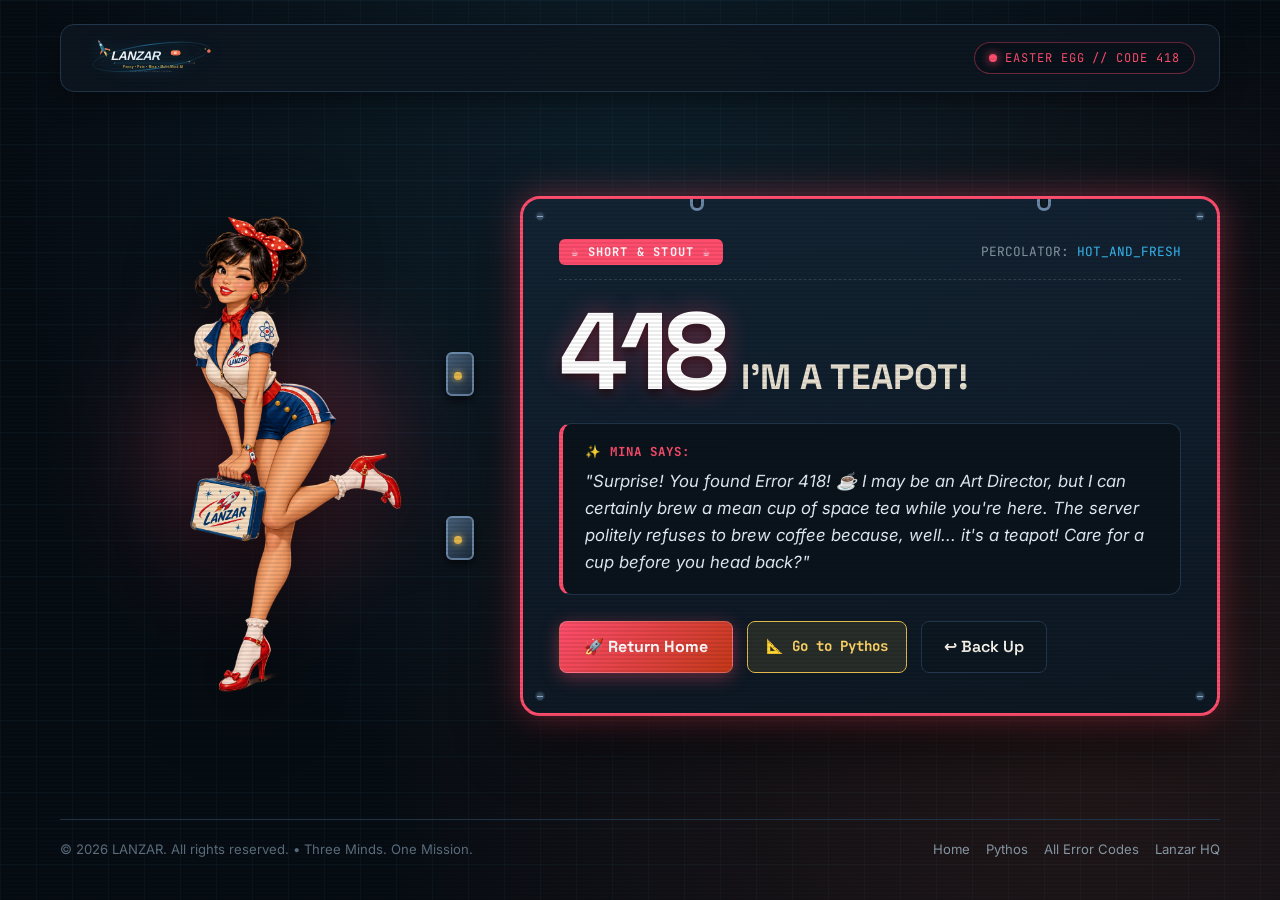
<file: AI/418.html>
<!DOCTYPE html>
<html lang="en">
<head>
  <meta charset="UTF-8" />
  <meta name="viewport" content="width=device-width, initial-scale=1.0" />
  <title>418 — I'm a Teapot | LANZAR AI</title>
  <meta name="description" content="Error 418: Short and stout! Mina found the secret atomic coffee percolator!" />
  <link rel="icon" type="image/svg+xml" href="assets/icons/favicon.svg" />
  <link rel="preconnect" href="https://fonts.googleapis.com" />
  <link rel="preconnect" href="https://fonts.gstatic.com" crossorigin />
  <link href="https://fonts.googleapis.com/css2?family=Bebas+Neue&family=Inter:wght@400;500;600;700&family=JetBrains+Mono:wght@400;500;700&family=Space+Grotesk:wght@500;600;700;800&display=swap" rel="stylesheet" />
  <link rel="stylesheet" href="css/error-page.css" />
  <style>
    :root {
      --accent-theme: var(--theme-mina);
      --accent-glow: var(--theme-mina-glow);
    }
  </style>
</head>
<body>
  <div class="crt-scanlines" aria-hidden="true"></div>

  <div class="error-viewport">
    <header class="error-header" role="banner">
      <a href="index.html" class="brand-link" title="LANZAR AI">
        <img src="assets/icons/logo-lanzar-ai-light.svg" alt="LANZAR AI" class="brand-logo" />
      </a>
      <div class="header-status-badge" style="border-color: rgba(255, 77, 109, 0.4); color: var(--theme-mina);">
        <span class="pulse-red" aria-hidden="true"></span>
        <span>EASTER EGG // CODE 418</span>
      </div>
    </header>

    <main class="stage-container" role="main">
      <div class="character-podium">
        <div class="character-halo" style="background: radial-gradient(circle, var(--theme-mina) 0%, transparent 70%);"></div>
        <div class="character-art-wrapper">
          <img src="assets/images/characters/Mina/mina-001.png" alt="Mina holding error sign" class="character-img" />
          <div class="sign-clamp-attachment" aria-hidden="true">
            <div class="clamp-bracket"></div>
            <div class="clamp-bracket"></div>
          </div>
        </div>
      </div>

      <article class="held-sign-board" aria-label="Error 418 Notice">
        <div class="sign-chains" aria-hidden="true">
          <div class="chain-link"></div>
          <div class="chain-link"></div>
        </div>
        <div class="screw screw-tl" aria-hidden="true"></div>
        <div class="screw screw-tr" aria-hidden="true"></div>
        <div class="screw screw-bl" aria-hidden="true"></div>
        <div class="screw screw-br" aria-hidden="true"></div>

        <div class="sign-marquee-top">
          <span class="sign-badge">☕ SHORT & STOUT ☕</span>
          <div class="sign-telemetry">PERCOLATOR: <span>HOT_AND_FRESH</span></div>
        </div>

        <div class="error-code-marquee">
          <div class="error-code-num">418</div>
          <div class="error-code-label">I'm a Teapot!</div>
        </div>

        <div class="character-speech-bubble">
          <div class="speech-speaker-tag">
            <span>✨ MINA SAYS:</span>
          </div>
          <p class="speech-quote">
            "Surprise! You found Error 418! ☕ I may be an Art Director, but I can certainly brew a mean cup of space tea while you're here. The server politely refuses to brew coffee because, well... it's a teapot! Care for a cup before you head back?"
          </p>
        </div>

        <div class="sign-actions">
          <a href="index.html" class="btn-error-primary">
            <span>🚀 Return Home</span>
          </a>
          <a href="https://pythos.lanzar.me/" class="btn-error-pythos">
            <span>📐 Go to Pythos</span>
          </a>
          <button onclick="window.history.back()" class="btn-error-secondary" type="button">
            <span>↩ Back Up</span>
          </button>
        </div>
      </article>
    </main>

    <footer class="error-footer" role="contentinfo">
      <div>&copy; 2026 LANZAR. All rights reserved. • Three Minds. One Mission.</div>
      <ul class="error-footer-links">
        <li><a href="index.html">Home</a></li>
        <li><a href="https://pythos.lanzar.me/">Pythos</a></li>
        <li><a href="errors.html">All Error Codes</a></li>
        <li><a href="https://lanzar.me/">Lanzar HQ</a></li>
      </ul>
    </footer>
  </div>
</body>
</html>
</file>
<file: AI/css/error-page.css>
/*
    error-page.css

    Master styling for LANZAR Atomic Age site-wide error pages (400, 401, 403, 404, 418, 500, 502, 503, 504).
    Features retro-futuristic character sign-holder layouts, neon marquees, and cockpit HUDs.
*/

:root {
  --cockpit-black: #070d14;
  --cockpit-navy: #0d1722;
  --cockpit-panel: #132230;
  --cockpit-panel-elevated: #182a3c;
  --bezel-border: #22374c;
  
  --retro-teal: #2a728f;
  --retro-teal-bright: #38bdf8;
  --rocket-orange: #f46b45;
  --rocket-orange-bright: #ff7d57;
  --atomic-gold: #e2b84d;
  --atomic-gold-bright: #ffd466;

  --cream: #fbf7ee;
  --parchment: #e6dfcf;
  --text-muted: #8899a6;
  --text-dim: #5c6f7e;

  /* Character Accent Themes */
  --theme-mina: #ff4d6d;
  --theme-mina-glow: rgba(255, 77, 109, 0.4);
  --theme-pete: #38bdf8;
  --theme-pete-glow: rgba(56, 189, 248, 0.4);
  --theme-rusty: #f46b45;
  --theme-rusty-glow: rgba(244, 107, 69, 0.45);
  --theme-penny: #fb923c;
  --theme-penny-glow: rgba(251, 146, 60, 0.4);
  --theme-stella: #e2b84d;
  --theme-stella-glow: rgba(226, 184, 77, 0.4);

  --font-heading: 'Space Grotesk', system-ui, sans-serif;
  --font-display: 'Bebas Neue', sans-serif;
  --font-mono: 'JetBrains Mono', monospace;
  --font-body: 'Inter', -apple-system, sans-serif;
}

* {
  box-sizing: border-box;
  margin: 0;
  padding: 0;
}

html, body {
  min-height: 100%;
  background-color: var(--cockpit-black);
  color: var(--cream);
  font-family: var(--font-body);
  overflow-x: hidden;
  line-height: 1.5;
  -webkit-font-smoothing: antialiased;
}

body {
  background-image: 
    radial-gradient(circle at 50% 20%, rgba(42, 114, 143, 0.18) 0%, transparent 65%),
    radial-gradient(circle at 85% 80%, rgba(244, 107, 69, 0.12) 0%, transparent 55%),
    linear-gradient(to right, rgba(42, 114, 143, 0.08) 1px, transparent 1px),
    linear-gradient(to bottom, rgba(42, 114, 143, 0.08) 1px, transparent 1px);
  background-size: 100% 100%, 100% 100%, 36px 36px, 36px 36px;
  position: relative;
}

/* Ambient CRT scanline overlay */
.crt-scanlines {
  position: fixed;
  inset: 0;
  background: linear-gradient(rgba(18, 16, 16, 0) 50%, rgba(0, 0, 0, 0.22) 50%);
  background-size: 100% 4px;
  z-index: 100;
  pointer-events: none;
  opacity: 0.35;
}

/* Page Frame */
.error-viewport {
  position: relative;
  z-index: 2;
  max-width: 1200px;
  min-height: 100vh;
  margin: 0 auto;
  padding: 24px 20px 40px;
  display: flex;
  flex-direction: column;
  justify-content: space-between;
  gap: 28px;
}

/* Header */
.error-header {
  display: flex;
  align-items: center;
  justify-content: space-between;
  gap: 16px;
  padding: 14px 24px;
  background: rgba(13, 23, 34, 0.85);
  backdrop-filter: blur(12px);
  border: 1px solid var(--bezel-border);
  border-radius: 14px;
  box-shadow: 0 8px 24px rgba(0, 0, 0, 0.4);
}

.brand-link {
  display: flex;
  align-items: center;
  gap: 12px;
  text-decoration: none;
  transition: transform 0.2s ease;
}

.brand-link:hover {
  transform: translateY(-1px);
}

.brand-logo {
  height: 38px;
  width: auto;
  filter: drop-shadow(0 2px 8px rgba(56, 189, 248, 0.3));
}

.header-status-badge {
  display: inline-flex;
  align-items: center;
  gap: 8px;
  padding: 6px 14px;
  background: rgba(10, 18, 26, 0.85);
  border: 1px solid rgba(244, 107, 69, 0.4);
  border-radius: 9999px;
  font-family: var(--font-mono);
  font-size: 0.75rem;
  letter-spacing: 0.08em;
  text-transform: uppercase;
  color: var(--rocket-orange-bright);
}

.pulse-red {
  width: 8px;
  height: 8px;
  border-radius: 50%;
  background: #ff4d6d;
  box-shadow: 0 0 10px #ff4d6d;
  animation: pulseBeacon 1.4s infinite ease-in-out;
}

@keyframes pulseBeacon {
  0%, 100% { opacity: 0.4; transform: scale(0.85); }
  50% { opacity: 1; transform: scale(1.25); }
}

/* =====================================================================
   MAIN SIGN-HOLDER STAGE
===================================================================== */
.stage-container {
  display: grid;
  grid-template-columns: 1fr;
  align-items: center;
  gap: 32px;
  position: relative;
  margin: auto 0;
  padding: 20px 0;
}

@media (min-width: 900px) {
  .stage-container {
    grid-template-columns: 420px 1fr;
    gap: 40px;
  }
}

/* Character Podium / Pose */
.character-podium {
  position: relative;
  display: flex;
  flex-direction: column;
  align-items: center;
  justify-content: flex-end;
}

.character-halo {
  position: absolute;
  width: 320px;
  height: 320px;
  border-radius: 50%;
  filter: blur(50px);
  opacity: 0.45;
  z-index: 1;
  top: 15%;
  pointer-events: none;
}

.character-art-wrapper {
  position: relative;
  z-index: 2;
  width: 100%;
  max-width: 380px;
  height: 480px;
  display: flex;
  align-items: flex-end;
  justify-content: center;
  overflow: visible;
}

.character-img {
  max-width: 100%;
  max-height: 480px;
  width: auto;
  height: auto;
  object-fit: contain;
  filter: drop-shadow(0 15px 35px rgba(0, 0, 0, 0.7));
  transition: transform 0.3s ease;
}

.character-img:hover {
  transform: scale(1.02) rotate(-1deg);
}

/* Mechanical Grip Hand/Clamps that overlap the sign */
.sign-clamp-attachment {
  position: absolute;
  right: -14px;
  top: 50%;
  transform: translateY(-50%);
  z-index: 4;
  display: flex;
  flex-direction: column;
  gap: 120px;
  pointer-events: none;
}

@media (max-width: 899px) {
  .sign-clamp-attachment {
    display: none;
  }
}

.clamp-bracket {
  width: 28px;
  height: 44px;
  background: linear-gradient(135deg, #475f78 0%, #1e2e3d 100%);
  border: 2px solid #6b88a8;
  border-radius: 6px;
  box-shadow: 0 4px 10px rgba(0, 0, 0, 0.6);
  position: relative;
}

.clamp-bracket::after {
  content: '';
  position: absolute;
  top: 18px;
  left: 6px;
  width: 8px;
  height: 8px;
  border-radius: 50%;
  background: var(--atomic-gold);
  box-shadow: 0 0 6px var(--atomic-gold);
}

/* =====================================================================
   THE HELD SIGN BOARD
===================================================================== */
.held-sign-board {
  position: relative;
  z-index: 3;
  background: linear-gradient(175deg, rgba(20, 36, 52, 0.96) 0%, rgba(13, 24, 35, 0.98) 100%);
  border: 3px solid var(--accent-theme, var(--rocket-orange));
  border-radius: 20px;
  padding: 40px 36px;
  box-shadow: 
    0 0 35px var(--accent-glow, rgba(244, 107, 69, 0.3)),
    0 24px 60px rgba(0, 0, 0, 0.7);
  overflow: hidden;
  display: flex;
  flex-direction: column;
  gap: 20px;
}

/* Hanging chains from top */
.sign-chains {
  position: absolute;
  top: -16px;
  left: 0;
  right: 0;
  display: flex;
  justify-content: space-around;
  pointer-events: none;
}

.chain-link {
  width: 14px;
  height: 28px;
  border: 3px solid #6b88a8;
  border-radius: 10px;
  background: #101c27;
  box-shadow: inset 0 1px 3px rgba(0, 0, 0, 0.8);
}

/* Corner Screws */
.screw {
  position: absolute;
  width: 10px;
  height: 10px;
  background: #3a536b;
  border: 1px solid #1c2b38;
  border-radius: 50%;
  box-shadow: inset 0 1px 2px rgba(0,0,0,0.6);
}
.screw::after {
  content: '';
  position: absolute;
  top: 4px;
  left: 1px;
  width: 6px;
  height: 1px;
  background: #8aa4c2;
}
.screw-tl { top: 12px; left: 12px; }
.screw-tr { top: 12px; right: 12px; }
.screw-bl { bottom: 12px; left: 12px; }
.screw-br { bottom: 12px; right: 12px; }

/* Top Marquee Header */
.sign-marquee-top {
  display: flex;
  align-items: center;
  justify-content: space-between;
  gap: 12px;
  border-bottom: 1px dashed rgba(255, 255, 255, 0.15);
  padding-bottom: 14px;
}

.sign-badge {
  display: inline-flex;
  align-items: center;
  gap: 8px;
  padding: 4px 12px;
  border-radius: 6px;
  background: var(--accent-theme, var(--rocket-orange));
  color: #ffffff;
  font-family: var(--font-mono);
  font-size: 0.75rem;
  font-weight: 700;
  letter-spacing: 0.1em;
  text-transform: uppercase;
}

.sign-telemetry {
  font-family: var(--font-mono);
  font-size: 0.8rem;
  color: var(--text-muted);
}

.sign-telemetry span {
  color: var(--retro-teal-bright);
}

/* Enormous Error Code */
.error-code-marquee {
  display: flex;
  align-items: baseline;
  gap: 16px;
}

.error-code-num {
  font-family: var(--font-heading);
  font-size: clamp(3.8rem, 10vw, 6.8rem);
  font-weight: 800;
  line-height: 0.95;
  letter-spacing: -0.04em;
  color: #ffffff;
  text-shadow: 
    0 0 25px var(--accent-glow, rgba(244, 107, 69, 0.5)),
    0 4px 10px rgba(0, 0, 0, 0.8);
}

.error-code-label {
  font-family: var(--font-heading);
  font-size: clamp(1.4rem, 3.5vw, 2.2rem);
  font-weight: 700;
  color: var(--parchment);
  line-height: 1.15;
  text-transform: uppercase;
}

/* Character Speech Bubble Transmission */
.character-speech-bubble {
  position: relative;
  background: rgba(10, 18, 27, 0.85);
  border: 1px solid var(--bezel-border);
  border-left: 4px solid var(--accent-theme, var(--rocket-orange));
  border-radius: 12px;
  padding: 18px 22px;
  font-size: 1.05rem;
  color: #e2ecf5;
  line-height: 1.6;
}

.speech-speaker-tag {
  display: flex;
  align-items: center;
  gap: 8px;
  font-family: var(--font-mono);
  font-size: 0.78rem;
  font-weight: 700;
  text-transform: uppercase;
  letter-spacing: 0.08em;
  color: var(--accent-theme, var(--rocket-orange));
  margin-bottom: 6px;
}

.speech-quote {
  font-style: italic;
  font-weight: 400;
}

.speech-quote strong {
  font-style: normal;
  color: #ffffff;
}

/* Action Button Suite */
.sign-actions {
  display: flex;
  flex-wrap: wrap;
  gap: 14px;
  margin-top: 6px;
}

.btn-error-primary {
  display: inline-flex;
  align-items: center;
  justify-content: center;
  gap: 10px;
  background: linear-gradient(135deg, var(--accent-theme, var(--rocket-orange)) 0%, #c43818 100%);
  color: #ffffff;
  font-family: var(--font-heading);
  font-size: 1rem;
  font-weight: 700;
  text-decoration: none;
  padding: 13px 24px;
  border-radius: 8px;
  box-shadow: 0 4px 18px var(--accent-glow, rgba(244, 107, 69, 0.4));
  transition: all 0.25s ease;
  border: 1px solid rgba(255, 255, 255, 0.2);
}

.btn-error-primary:hover {
  transform: translateY(-2px);
  box-shadow: 0 6px 25px var(--accent-glow, rgba(244, 107, 69, 0.6));
  filter: brightness(1.1);
}

.btn-error-secondary {
  display: inline-flex;
  align-items: center;
  justify-content: center;
  gap: 10px;
  background: rgba(13, 23, 34, 0.85);
  border: 1px solid var(--bezel-border);
  color: var(--cream);
  font-family: var(--font-heading);
  font-size: 1rem;
  font-weight: 600;
  text-decoration: none;
  padding: 13px 22px;
  border-radius: 8px;
  transition: all 0.2s ease;
}

.btn-error-secondary:hover {
  background: rgba(22, 38, 54, 0.95);
  border-color: var(--retro-teal-bright);
  color: #ffffff;
  transform: translateY(-2px);
}

.btn-error-pythos {
  display: inline-flex;
  align-items: center;
  justify-content: center;
  gap: 8px;
  background: rgba(226, 184, 77, 0.12);
  border: 1px solid var(--atomic-gold);
  color: var(--atomic-gold-bright);
  font-family: var(--font-mono);
  font-size: 0.88rem;
  font-weight: 700;
  text-decoration: none;
  padding: 13px 18px;
  border-radius: 8px;
  transition: all 0.2s ease;
}

.btn-error-pythos:hover {
  background: var(--atomic-gold);
  color: var(--cockpit-black);
  transform: translateY(-2px);
}

/* Footer */
.error-footer {
  border-top: 1px solid var(--bezel-border);
  padding-top: 20px;
  display: flex;
  flex-wrap: wrap;
  align-items: center;
  justify-content: space-between;
  gap: 16px;
  font-size: 0.82rem;
  color: var(--text-dim);
}

.error-footer a {
  color: var(--text-muted);
  text-decoration: none;
  transition: color 0.2s;
}

.error-footer a:hover {
  color: var(--cream);
}

.error-footer-links {
  display: flex;
  gap: 16px;
  list-style: none;
}
</file>
